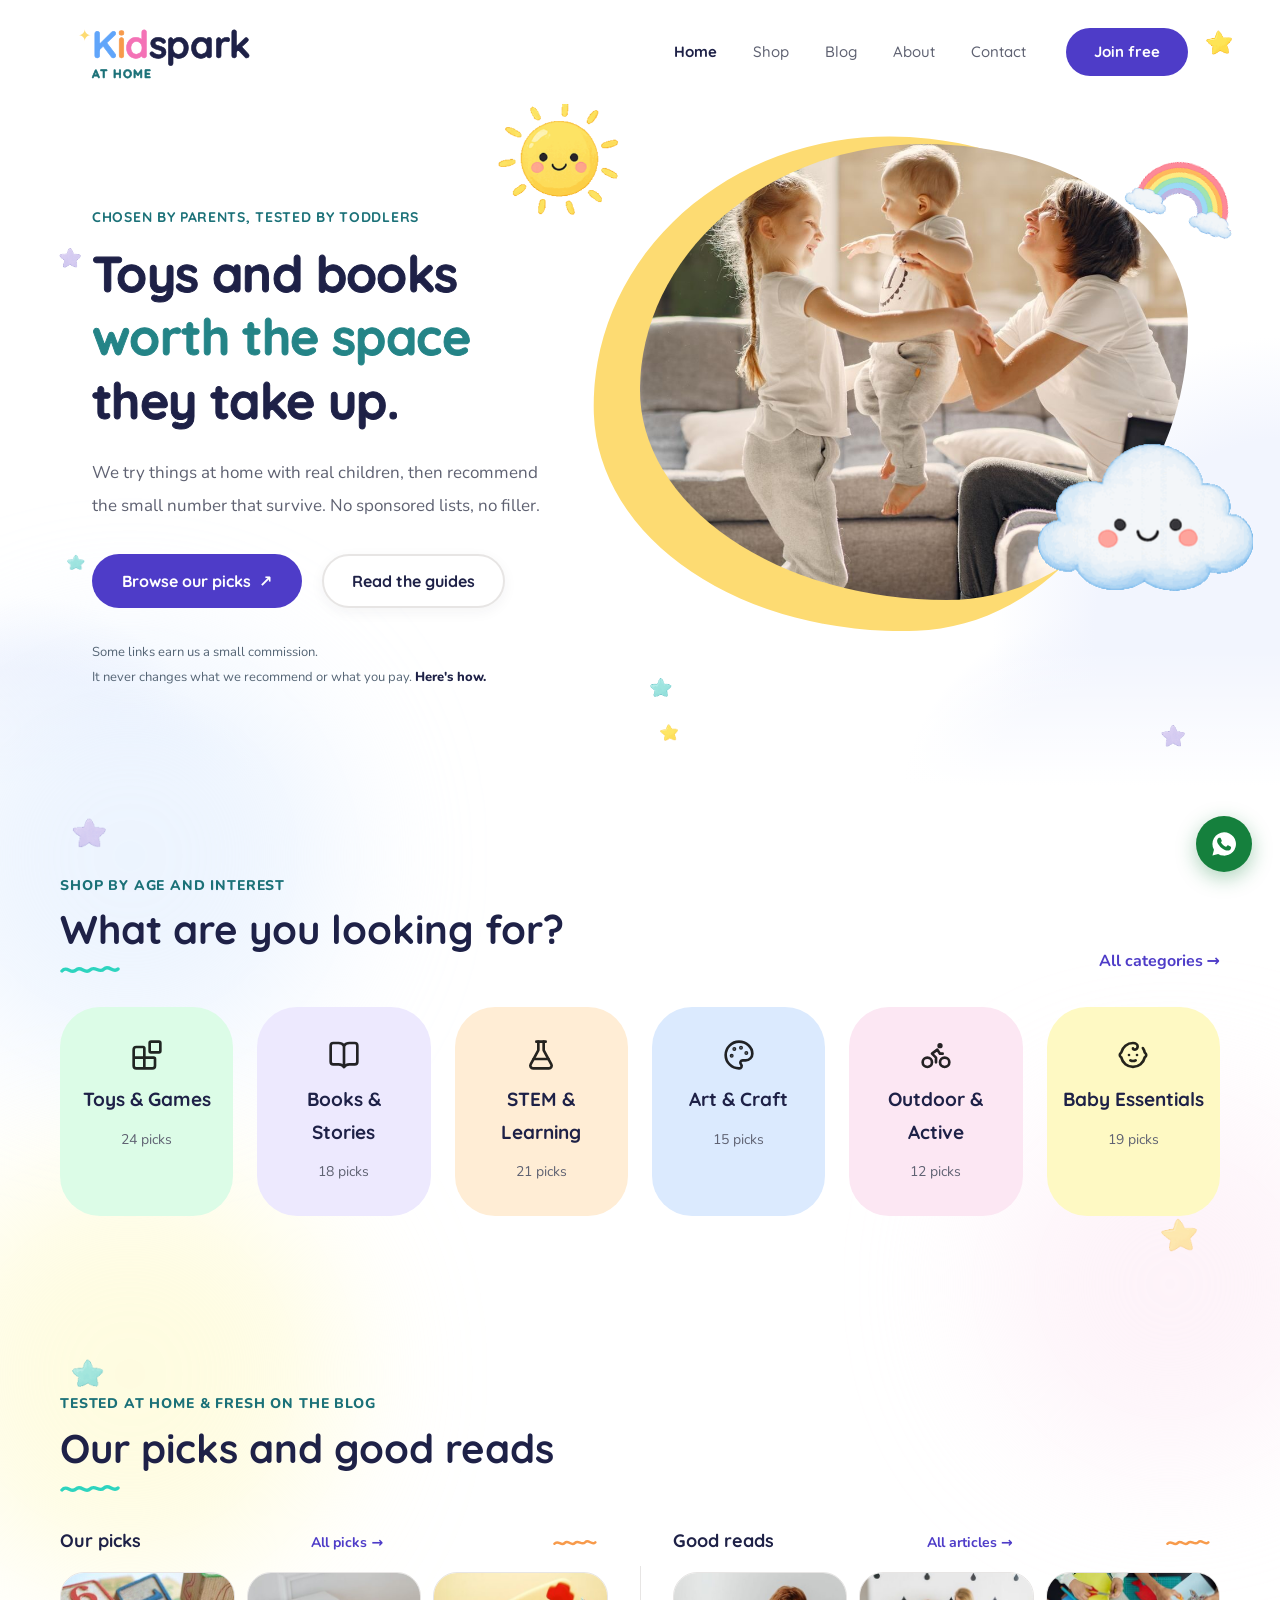
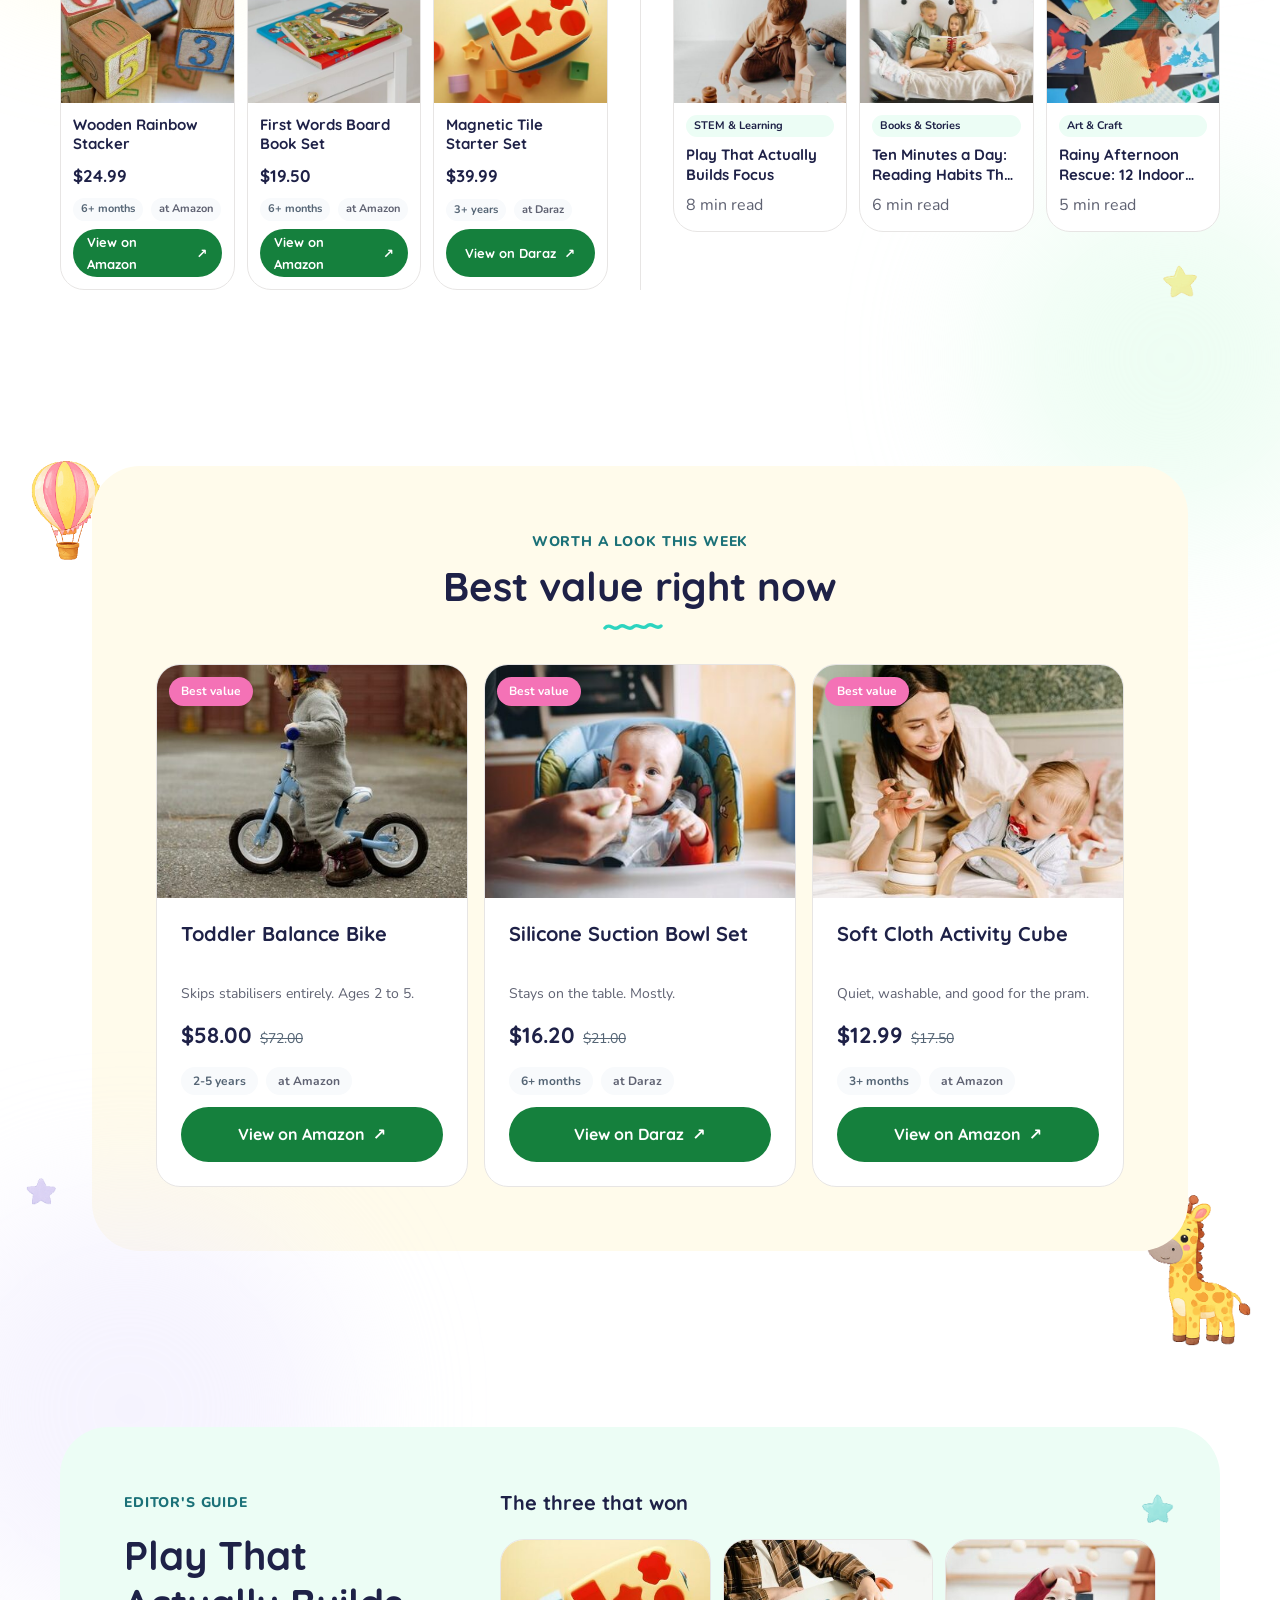
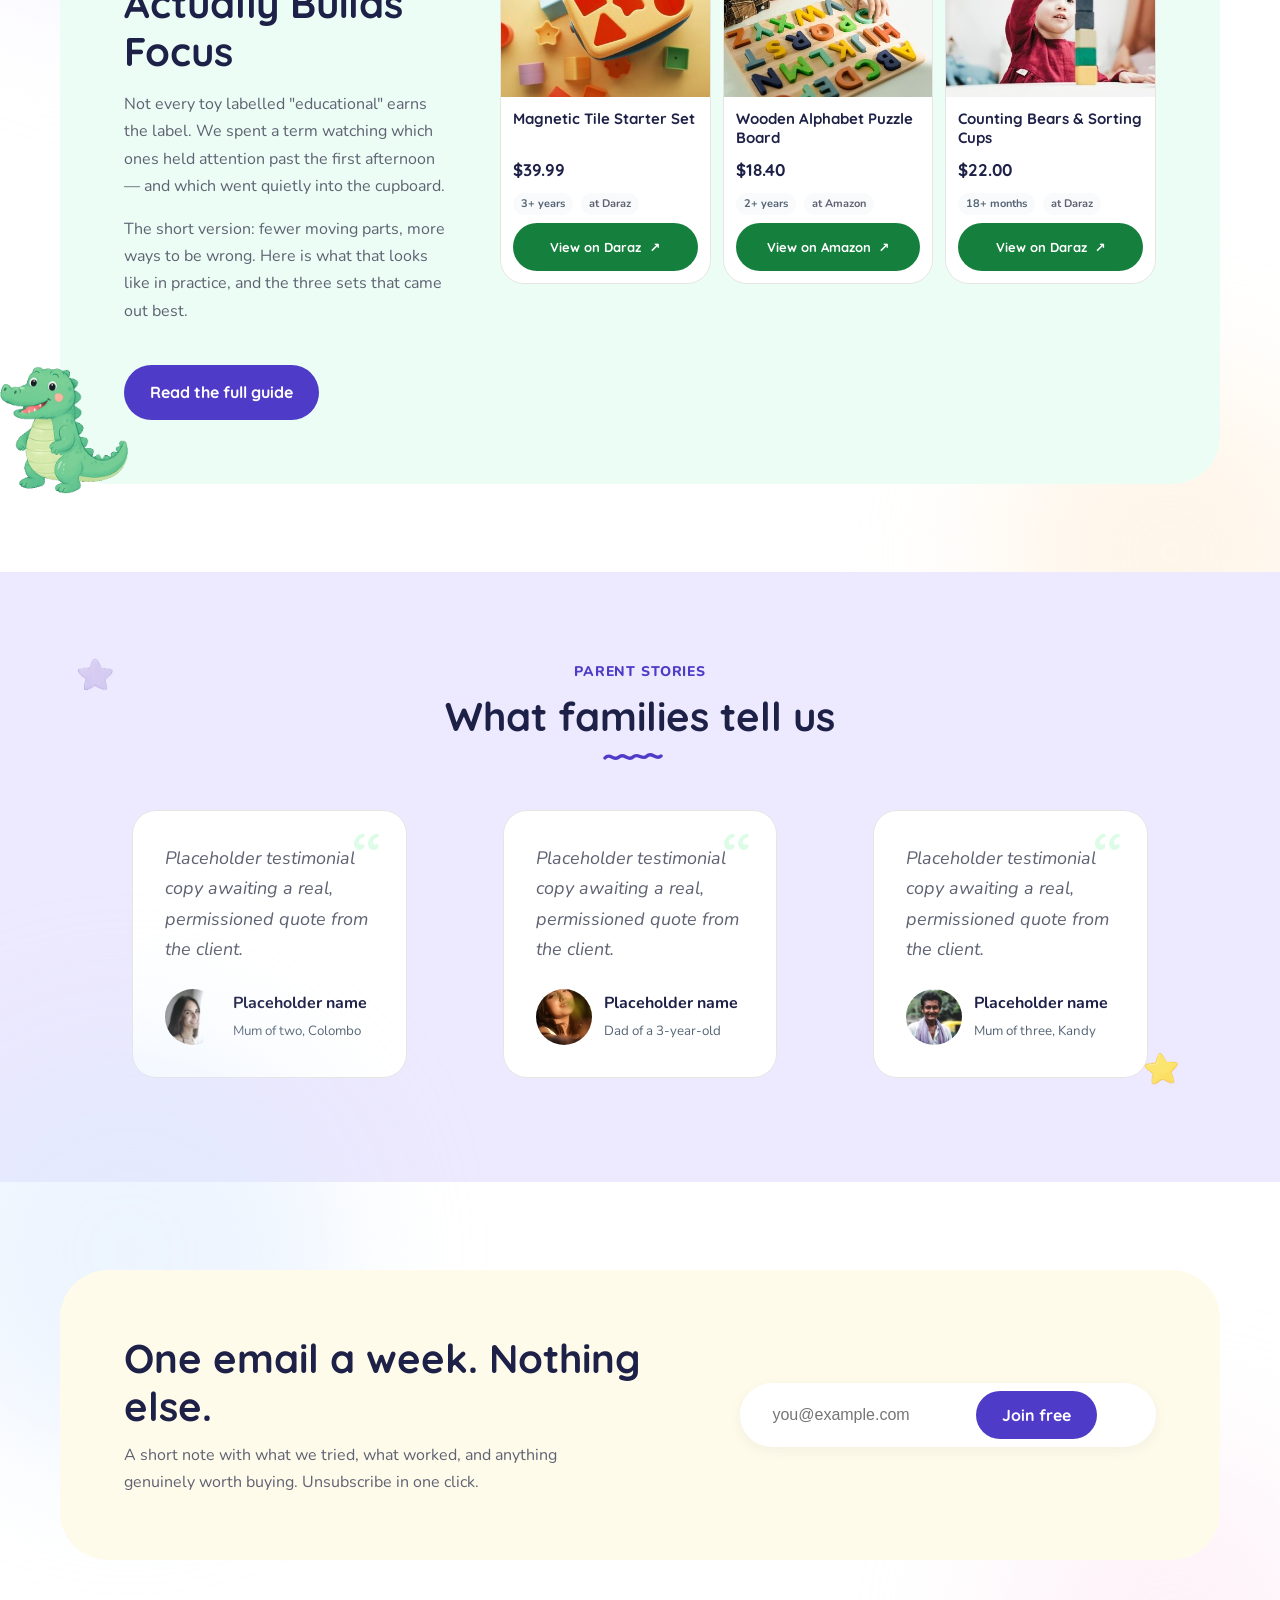
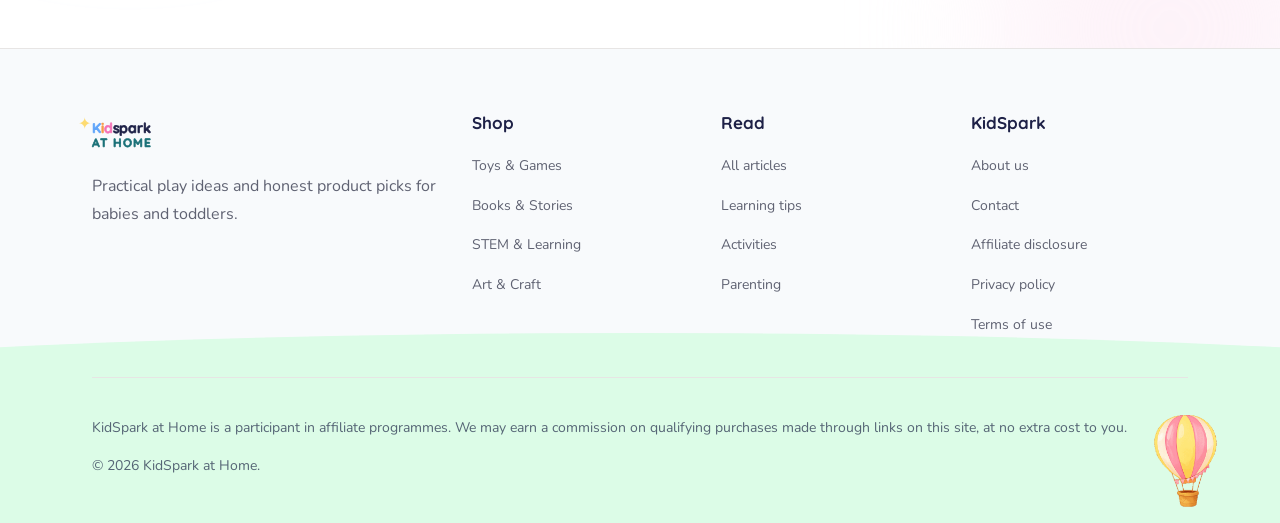
<file: index.html>
<!DOCTYPE html>
<html lang="en">
<head>
<meta charset="utf-8">
<meta name="viewport" content="width=device-width, initial-scale=1">
<title>KidSpark at Home — Toys, Books and Ideas Parents Actually Trust</title>
<meta name="description" content="Hand-picked toys, books and learning kits for babies and toddlers, chosen and tested by parents. Plus practical play and routine guides.">
<link rel="preconnect" href="https://fonts.googleapis.com">
<link rel="preconnect" href="https://fonts.gstatic.com" crossorigin>
<link href="https://fonts.googleapis.com/css2?family=Quicksand:wght@500;600;700&family=Nunito:ital,wght@0,400;0,500;0,600;0,700;0,800;1,400;1,600&display=swap" rel="stylesheet">
<link rel="stylesheet" href="assets/css/kidspark.css?v=9">
<script type="module" src="assets/js/app.js?v=9"></script>
</head>
<body>
<header class="ks-header"></header>

<main id="main">

  <section class="ks-hero">
    <div class="ks-hero__doodles" aria-hidden="true">
      <img class="ks-hero__star ks-hero__star--1" src="assets/images/decor/star-purple.png" alt="" width="82" height="76">
      <img class="ks-hero__star ks-hero__star--2" src="assets/images/decor/star-teal.png" alt="" width="78" height="72">
      <img class="ks-hero__star ks-hero__star--3" src="assets/images/decor/star-teal.png" alt="" width="78" height="72">
      <img class="ks-hero__star ks-hero__star--4" src="assets/images/decor/star-teal.png" alt="" width="78" height="72">
      <img class="ks-hero__star ks-hero__star--5" src="assets/images/decor/star-yellow.png" alt="" width="90" height="85">
      <img class="ks-hero__star ks-hero__star--6" src="assets/images/decor/star-purple.png" alt="" width="82" height="76">
    </div>
    <div class="ks-wrap ks-hero__grid">
      <div class="ks-hero__copy">
        <p class="ks-hero__eyebrow">Chosen by parents, tested by toddlers</p>
        <h1>Toys and books<br><span class="ks-hero__accent">worth the space</span><br>they take up.</h1>
        <p class="ks-hero__sub">
          We try things at home with real children, then recommend the small
          number that survive. No sponsored lists, no filler.
        </p>
        <div class="ks-hero__btns">
          <a class="ks-btn ks-btn--primary" href="#picks">Browse our picks <span aria-hidden="true">↗</span></a>
          <a class="ks-btn ks-btn--outline" href="blog.html">Read the guides</a>
        </div>
        <p class="ks-hero__disclosure">
          Some links earn us a small commission.<br>
          It never changes what we recommend or what you pay.
          <a href="disclosure.html">Here's how.</a>
        </p>
      </div>
      <div class="ks-hero__media">
        <div class="ks-hero__photo">
          <img src="assets/images/hero/hero-play.jpg"
               srcset="assets/images/hero/hero-play-400.jpg 400w, assets/images/hero/hero-play.jpg 1200w"
               sizes="(max-width: 860px) 84vw, 548px"
               alt="A mother lifting her baby while her young daughter reaches up to them at home"
               width="1200" height="800" fetchpriority="high">
        </div>
        <img class="ks-hero__sticker ks-hero__sticker--sun" src="assets/images/decor/sun.png" alt="" aria-hidden="true" width="200" height="202">
        <img class="ks-hero__sticker ks-hero__sticker--rainbow" src="assets/images/decor/rainbow.png" alt="" aria-hidden="true" width="260" height="195">
        <img class="ks-hero__sticker ks-hero__sticker--cloud" src="assets/images/decor/cloud.png" alt="" aria-hidden="true" width="240" height="214">
      </div>
    </div>
  </section>

  <section class="ks-section ks-wrap ks-atmos" id="categories">
    <div class="ks-section-head">
      <div>
        <p class="ks-section-head__eyebrow">Shop by age and interest</p>
        <h2>What are you looking for?</h2>
      </div>
      <a class="ks-section-head__link" href="shop.html">All categories →</a>
    </div>
    <div class="ks-grid ks-grid--cats ks-reveal" id="ks-categories"></div>
  </section>

  <section class="ks-section ks-wrap ks-atmos ks-atmos--warm" id="picks">
    <div class="ks-section-head">
      <div>
        <p class="ks-section-head__eyebrow">Tested at home &amp; fresh on the blog</p>
        <h2>Our picks and good reads</h2>
      </div>
    </div>
    <div class="ks-row6 ks-reveal">
      <div class="ks-row6__group">
        <p class="ks-row6__label">Our picks <a href="shop.html">All picks &rarr;</a></p>
        <div class="ks-row6__cards" id="ks-picks"></div>
      </div>
      <div class="ks-row6__divider" aria-hidden="true"></div>
      <div class="ks-row6__group">
        <p class="ks-row6__label">Good reads <a href="blog.html">All articles &rarr;</a></p>
        <div class="ks-row6__cards" id="ks-reads"></div>
      </div>
    </div>
  </section>

  <section class="ks-section" id="deals">
    <div class="ks-wrap">
     <div class="ks-panel ks-panel--yellow">
      <div class="ks-section-head ks-section-head--center">
        <div>
          <p class="ks-section-head__eyebrow">Worth a look this week</p>
          <h2>Best value right now</h2>
        </div>
      </div>
      <div class="ks-grid ks-grid--3 ks-reveal" id="ks-deals"></div>
     </div>
    </div>
  </section>

  <section class="ks-section ks-wrap ks-atmos ks-atmos--cool" id="guide">
    <div class="ks-guide ks-reveal">
      <article class="ks-guide__feature">
        <p class="ks-section-head__eyebrow">Editor's guide</p>
        <h2>Play That Actually Builds Focus</h2>
        <p>
          Not every toy labelled "educational" earns the label. We spent a term
          watching which ones held attention past the first afternoon — and
          which went quietly into the cupboard.
        </p>
        <p>
          The short version: fewer moving parts, more ways to be wrong. Here is
          what that looks like in practice, and the three sets that came out best.
        </p>
        <a class="ks-btn ks-btn--primary" href="blog-post.html?slug=stem-toys-that-build-focus">
          Read the full guide
        </a>
      </article>
      <div class="ks-guide__picks">
        <h3>The three that won</h3>
        <div class="ks-grid ks-grid--3 ks-reveal" id="ks-guide-picks"></div>
      </div>
    </div>
  </section>

  <section class="ks-section ks-section--mint" id="testimonials">
    <div class="ks-wrap">
      <div class="ks-section-head ks-section-head--center">
        <div>
          <p class="ks-section-head__eyebrow">Parent stories</p>
          <h2>What families tell us</h2>
        </div>
      </div>
      <div class="ks-grid ks-grid--3 ks-reveal" id="ks-testimonials"></div>
    </div>
  </section>

  <section class="ks-section ks-wrap ks-atmos" id="newsletter">
    <div class="ks-news ks-reveal">
      <div class="ks-news__copy">
        <h2>One email a week. Nothing else.</h2>
        <p>
          A short note with what we tried, what worked, and anything genuinely
          worth buying. Unsubscribe in one click.
        </p>
      </div>
      <form class="ks-news__form" id="ks-news-form" novalidate>
        <label class="ks-sr-only" for="ks-news-email">Your email address</label>
        <input class="ks-news__input" id="ks-news-email" type="email" name="email"
               placeholder="you@example.com" required autocomplete="email">
        <button class="ks-btn ks-btn--primary" type="submit">Join free</button>
        <p class="ks-news__note" id="ks-news-note" role="status"></p>
      </form>
    </div>
  </section>

</main>

<footer class="ks-footer"></footer>


</body>
</html>
</file>
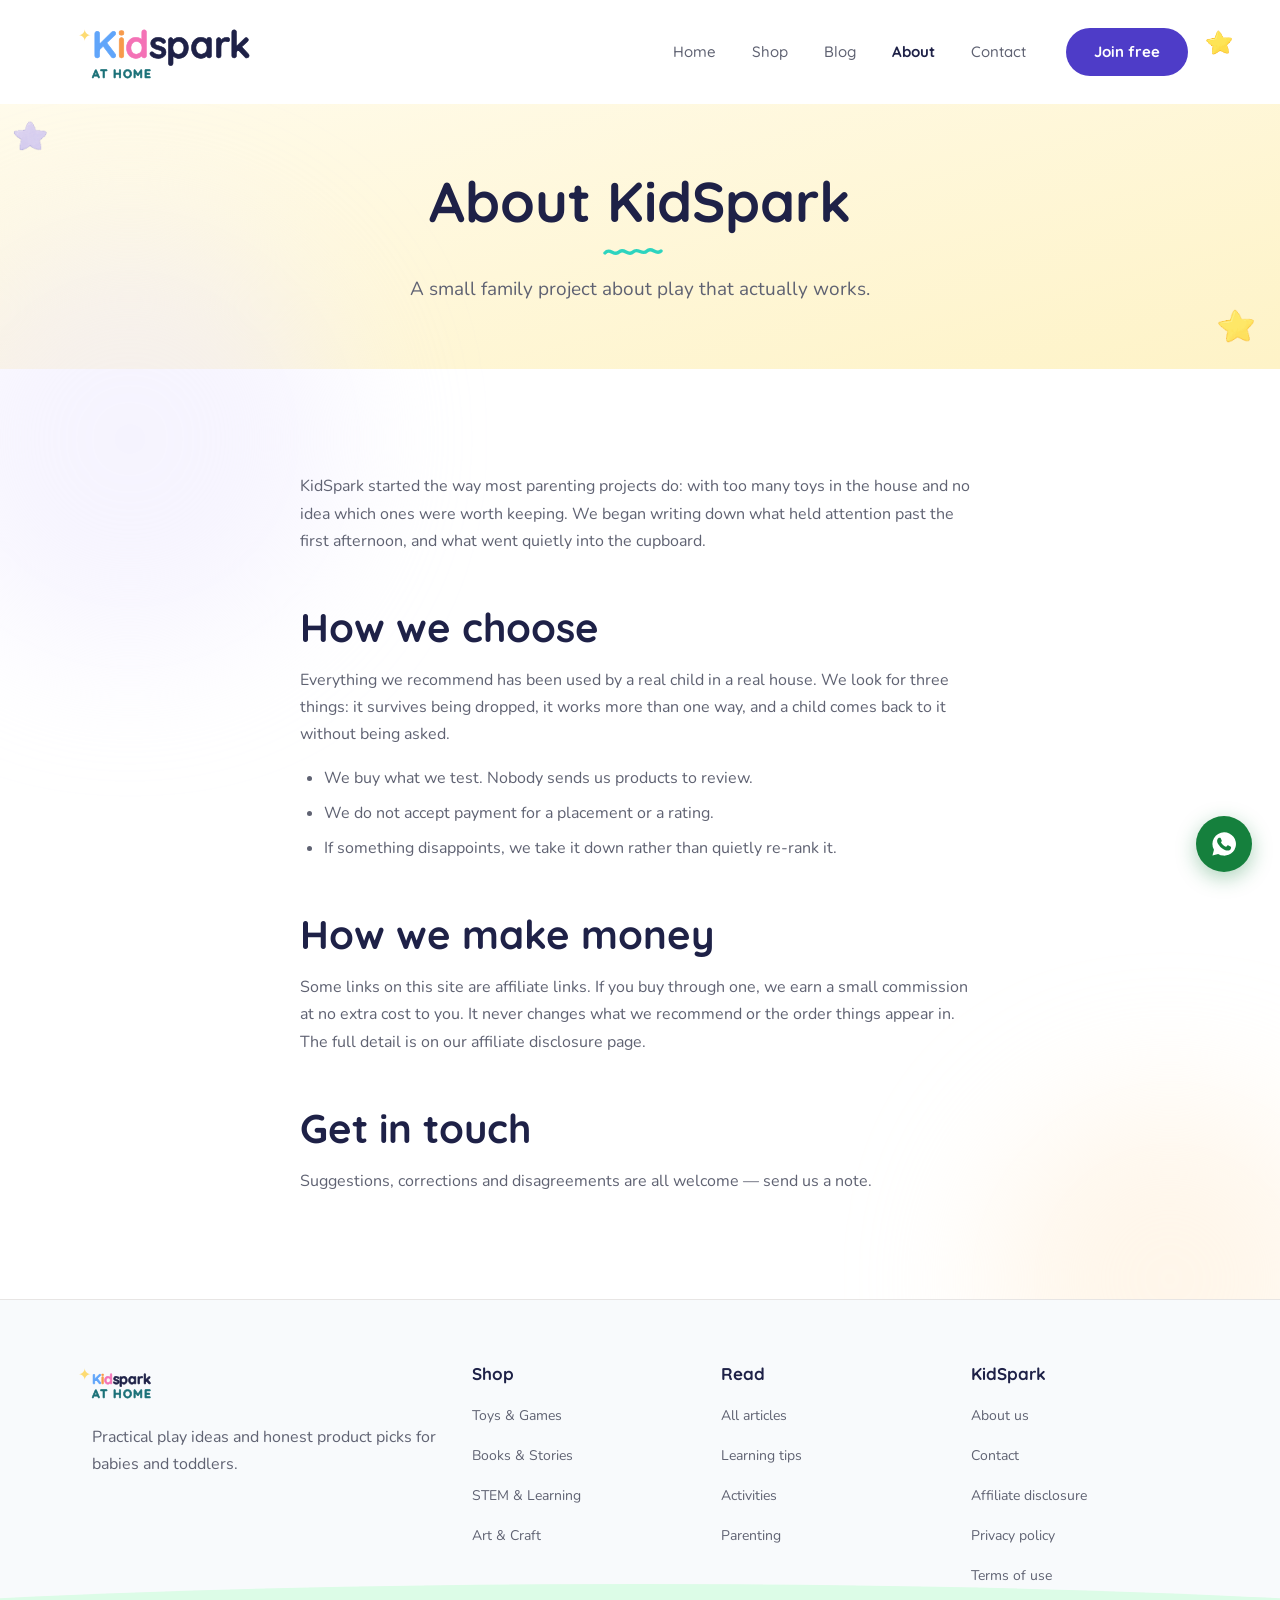
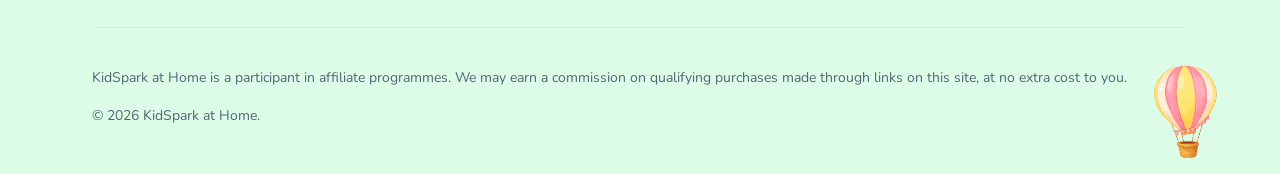
<file: about.html>
<!DOCTYPE html>
<html lang="en">
<head>
<meta charset="utf-8">
<meta name="viewport" content="width=device-width, initial-scale=1">
<title>About — KidSpark at Home</title>
<meta name="description" content="Who we are, how we choose what to recommend, and how we make money.">
<link rel="preconnect" href="https://fonts.googleapis.com">
<link rel="preconnect" href="https://fonts.gstatic.com" crossorigin>
<link href="https://fonts.googleapis.com/css2?family=Quicksand:wght@500;600;700&family=Nunito:ital,wght@0,400;0,500;0,600;0,700;0,800;1,400;1,600&display=swap" rel="stylesheet">
<link rel="stylesheet" href="assets/css/kidspark.css?v=9">
<script type="module" src="assets/js/app.js?v=9"></script>
</head>
<body>
<header class="ks-header"></header>

<main id="main">

  <section class="ks-pagehead">
    <div class="ks-wrap">
      <h1>About KidSpark</h1>
      <p class="ks-pagehead__sub">A small family project about play that actually works.</p>
    </div>
  </section>

  <section class="ks-section ks-wrap ks-atmos ks-atmos--cool">
    <div class="ks-prose">
      <p>
        KidSpark started the way most parenting projects do: with too many toys
        in the house and no idea which ones were worth keeping. We began writing
        down what held attention past the first afternoon, and what went quietly
        into the cupboard.
      </p>

      <h2>How we choose</h2>
      <p>
        Everything we recommend has been used by a real child in a real house.
        We look for three things: it survives being dropped, it works more than
        one way, and a child comes back to it without being asked.
      </p>
      <ul>
        <li>We buy what we test. Nobody sends us products to review.</li>
        <li>We do not accept payment for a placement or a rating.</li>
        <li>If something disappoints, we take it down rather than quietly re-rank it.</li>
      </ul>

      <h2>How we make money</h2>
      <p>
        Some links on this site are affiliate links. If you buy through one, we
        earn a small commission at no extra cost to you. It never changes what we
        recommend or the order things appear in. The full detail is on our
        <a href="disclosure.html">affiliate disclosure</a> page.
      </p>

      <h2>Get in touch</h2>
      <p>
        Suggestions, corrections and disagreements are all welcome —
        <a href="contact.html">send us a note</a>.
      </p>
    </div>
  </section>

</main>

<footer class="ks-footer"></footer>

</body>
</html>
</file>
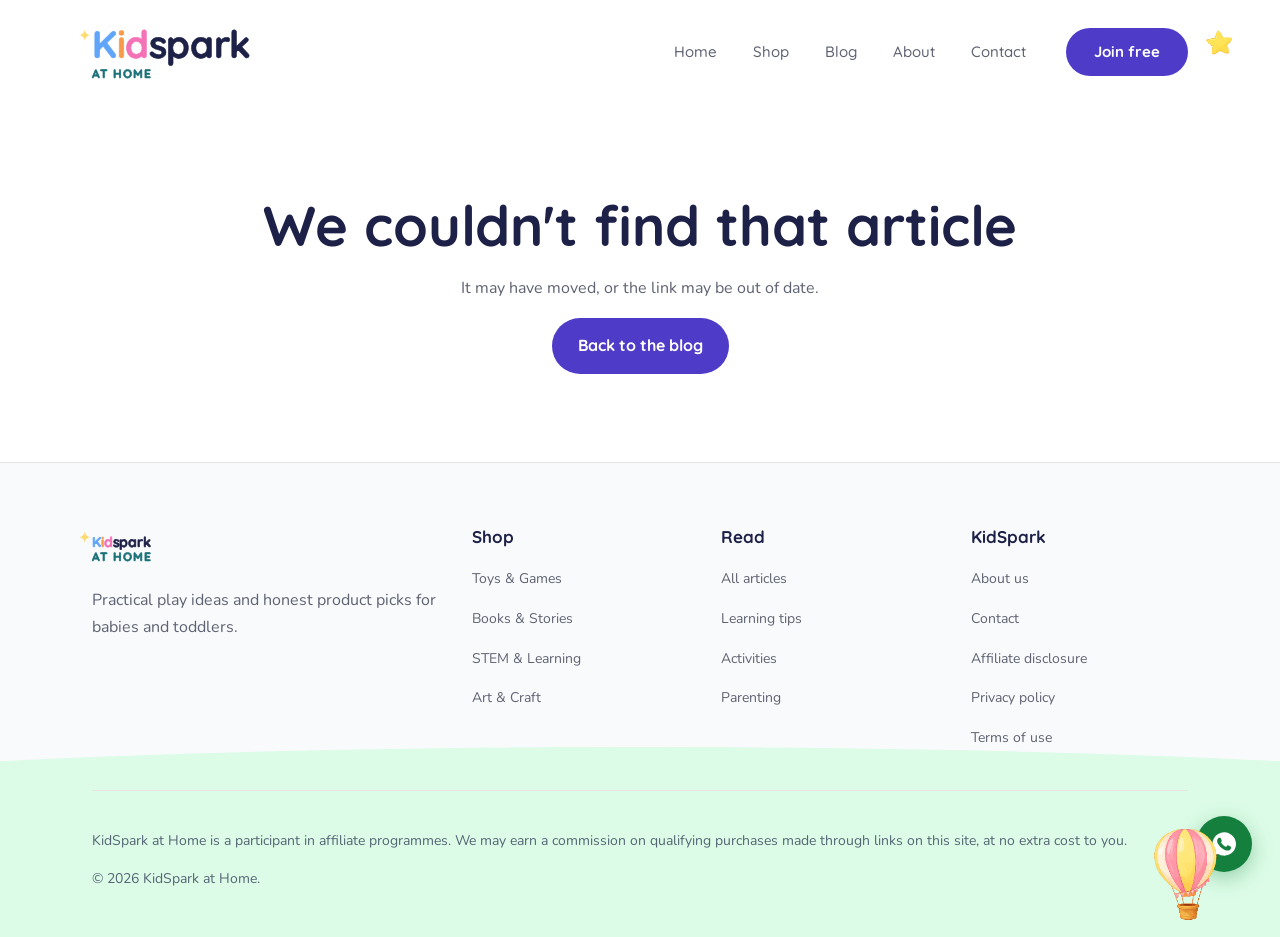
<file: blog-post.html>
<!DOCTYPE html>
<html lang="en">
<head>
<meta charset="utf-8">
<meta name="viewport" content="width=device-width, initial-scale=1">
<title id="ks-post-title">Article — KidSpark at Home</title>
<meta name="description" id="ks-post-desc" content="An article from KidSpark at Home.">
<link rel="preconnect" href="https://fonts.googleapis.com">
<link rel="preconnect" href="https://fonts.gstatic.com" crossorigin>
<link href="https://fonts.googleapis.com/css2?family=Quicksand:wght@500;600;700&family=Nunito:ital,wght@0,400;0,500;0,600;0,700;0,800;1,400;1,600&display=swap" rel="stylesheet">
<link rel="stylesheet" href="assets/css/kidspark.css?v=9">
<script type="module" src="assets/js/app.js?v=9"></script>
</head>
<body>
<header class="ks-header"></header>

<main id="main">

  <article id="ks-post" class="ks-post">
    <!-- Filled by assets/js/app.js:initArticle() from the ?slug= in the URL. -->
  </article>

  <section class="ks-section ks-section--soft ks-wrap" id="ks-post-related-wrap" hidden>
    <div class="ks-section-head">
      <div>
        <p class="ks-section-head__eyebrow">Mentioned in this guide</p>
        <h2>Picks from this category</h2>
      </div>
    </div>
    <div class="ks-grid ks-grid--3" id="ks-post-related"></div>
  </section>

</main>

<footer class="ks-footer"></footer>

</body>
</html>
</file>
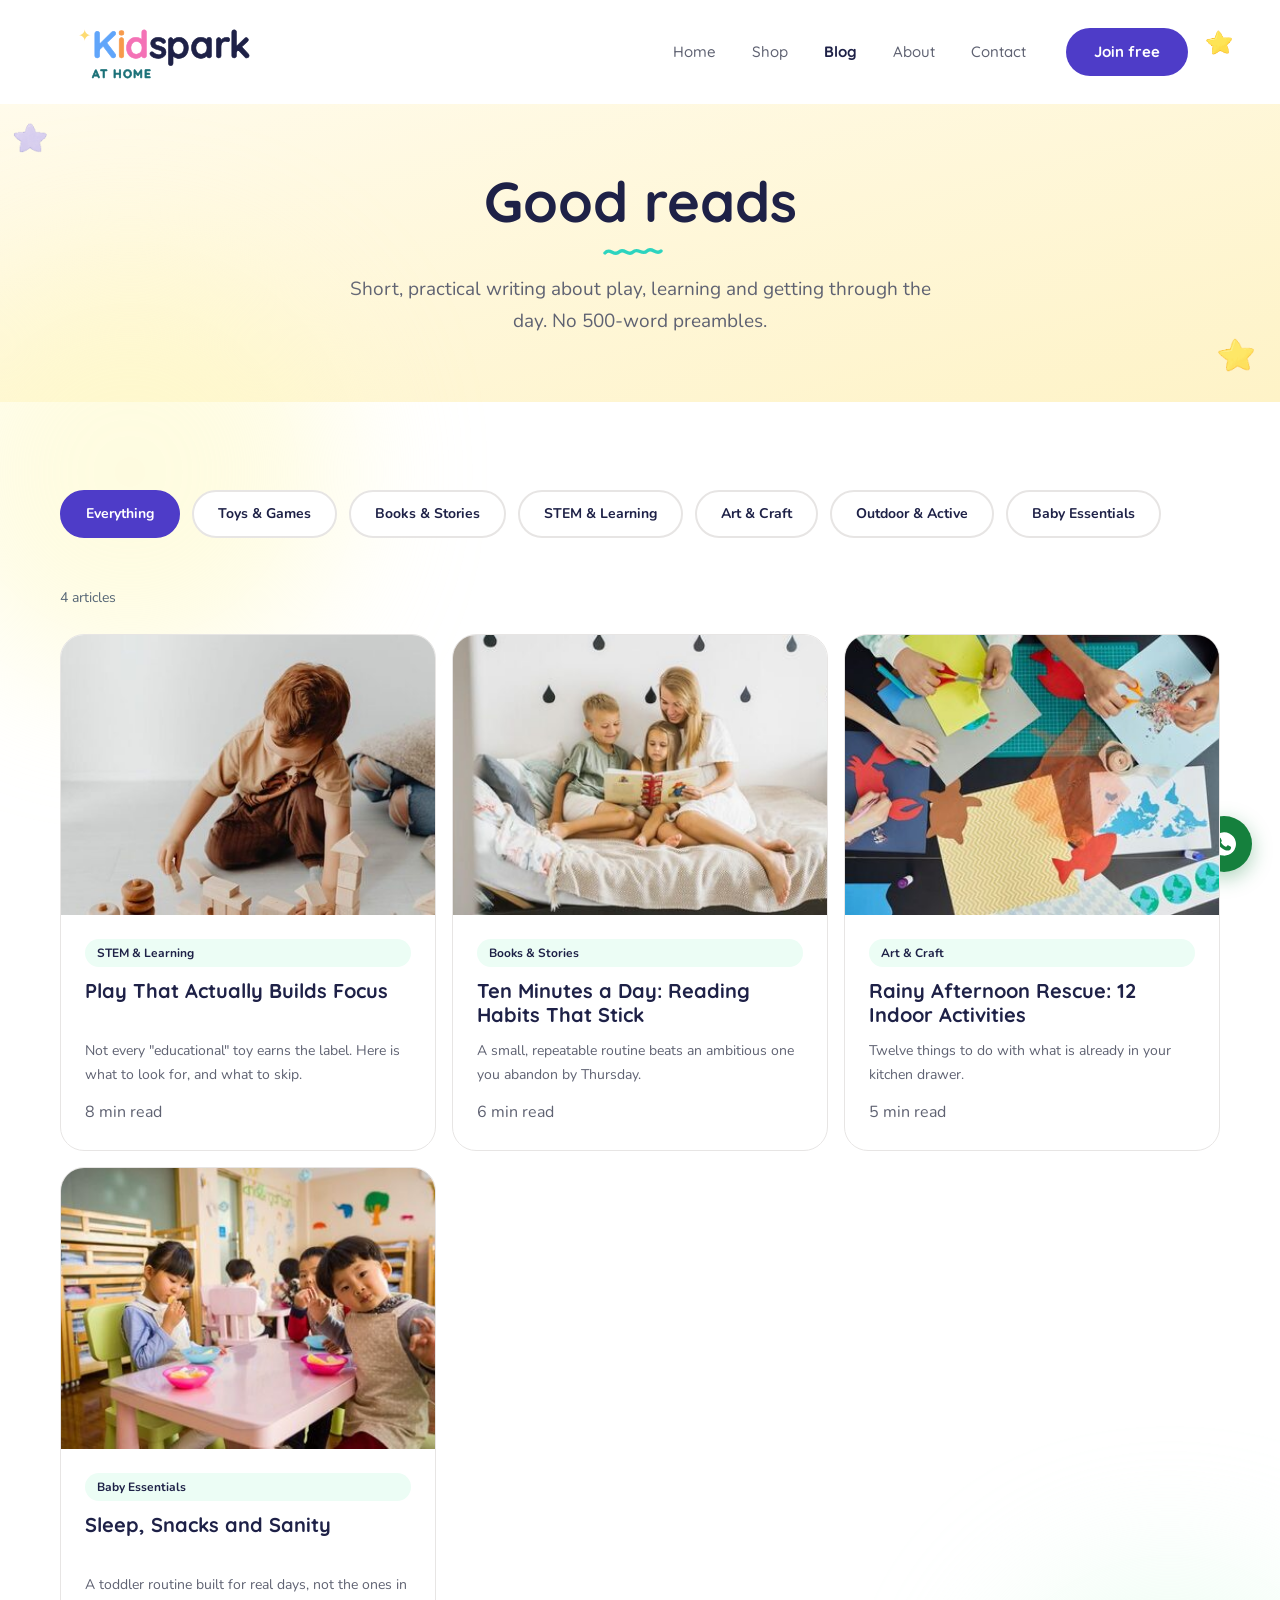
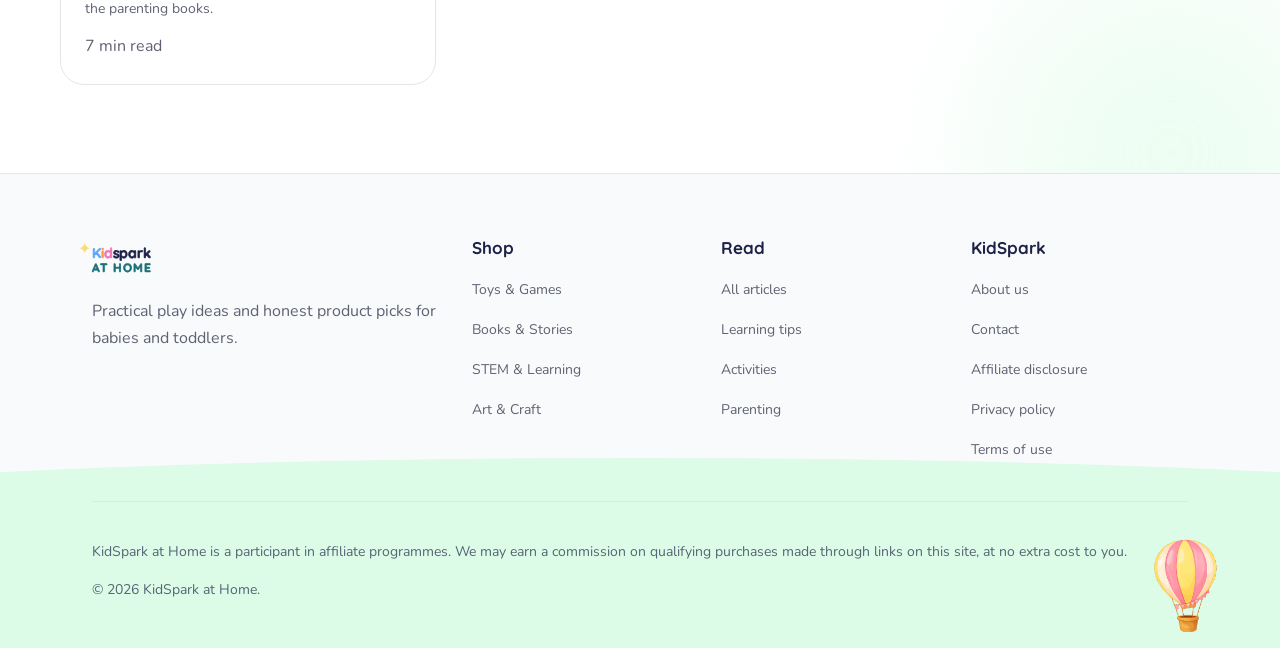
<file: blog.html>
<!DOCTYPE html>
<html lang="en">
<head>
<meta charset="utf-8">
<meta name="viewport" content="width=device-width, initial-scale=1">
<title>Blog — KidSpark at Home</title>
<meta name="description" content="Practical play ideas, learning tips and honest parenting notes.">
<link rel="preconnect" href="https://fonts.googleapis.com">
<link rel="preconnect" href="https://fonts.gstatic.com" crossorigin>
<link href="https://fonts.googleapis.com/css2?family=Quicksand:wght@500;600;700&family=Nunito:ital,wght@0,400;0,500;0,600;0,700;0,800;1,400;1,600&display=swap" rel="stylesheet">
<link rel="stylesheet" href="assets/css/kidspark.css?v=9">
<script type="module" src="assets/js/app.js?v=9"></script>
</head>
<body>
<header class="ks-header"></header>

<main id="main">

  <section class="ks-pagehead">
    <div class="ks-wrap">
      <h1>Good reads</h1>
      <p class="ks-pagehead__sub">Short, practical writing about play, learning and getting through the day. No 500-word preambles.</p>
    </div>
  </section>

  <section class="ks-section ks-wrap ks-atmos ks-atmos--warm">
    <div class="ks-chips" id="ks-blog-chips" role="group" aria-label="Filter by category"></div>
    <p class="ks-count" id="ks-blog-count" role="status"></p>
    <div class="ks-grid ks-grid--3 ks-reveal" id="ks-blog-grid"></div>
  </section>

</main>

<footer class="ks-footer"></footer>

</body>
</html>
</file>
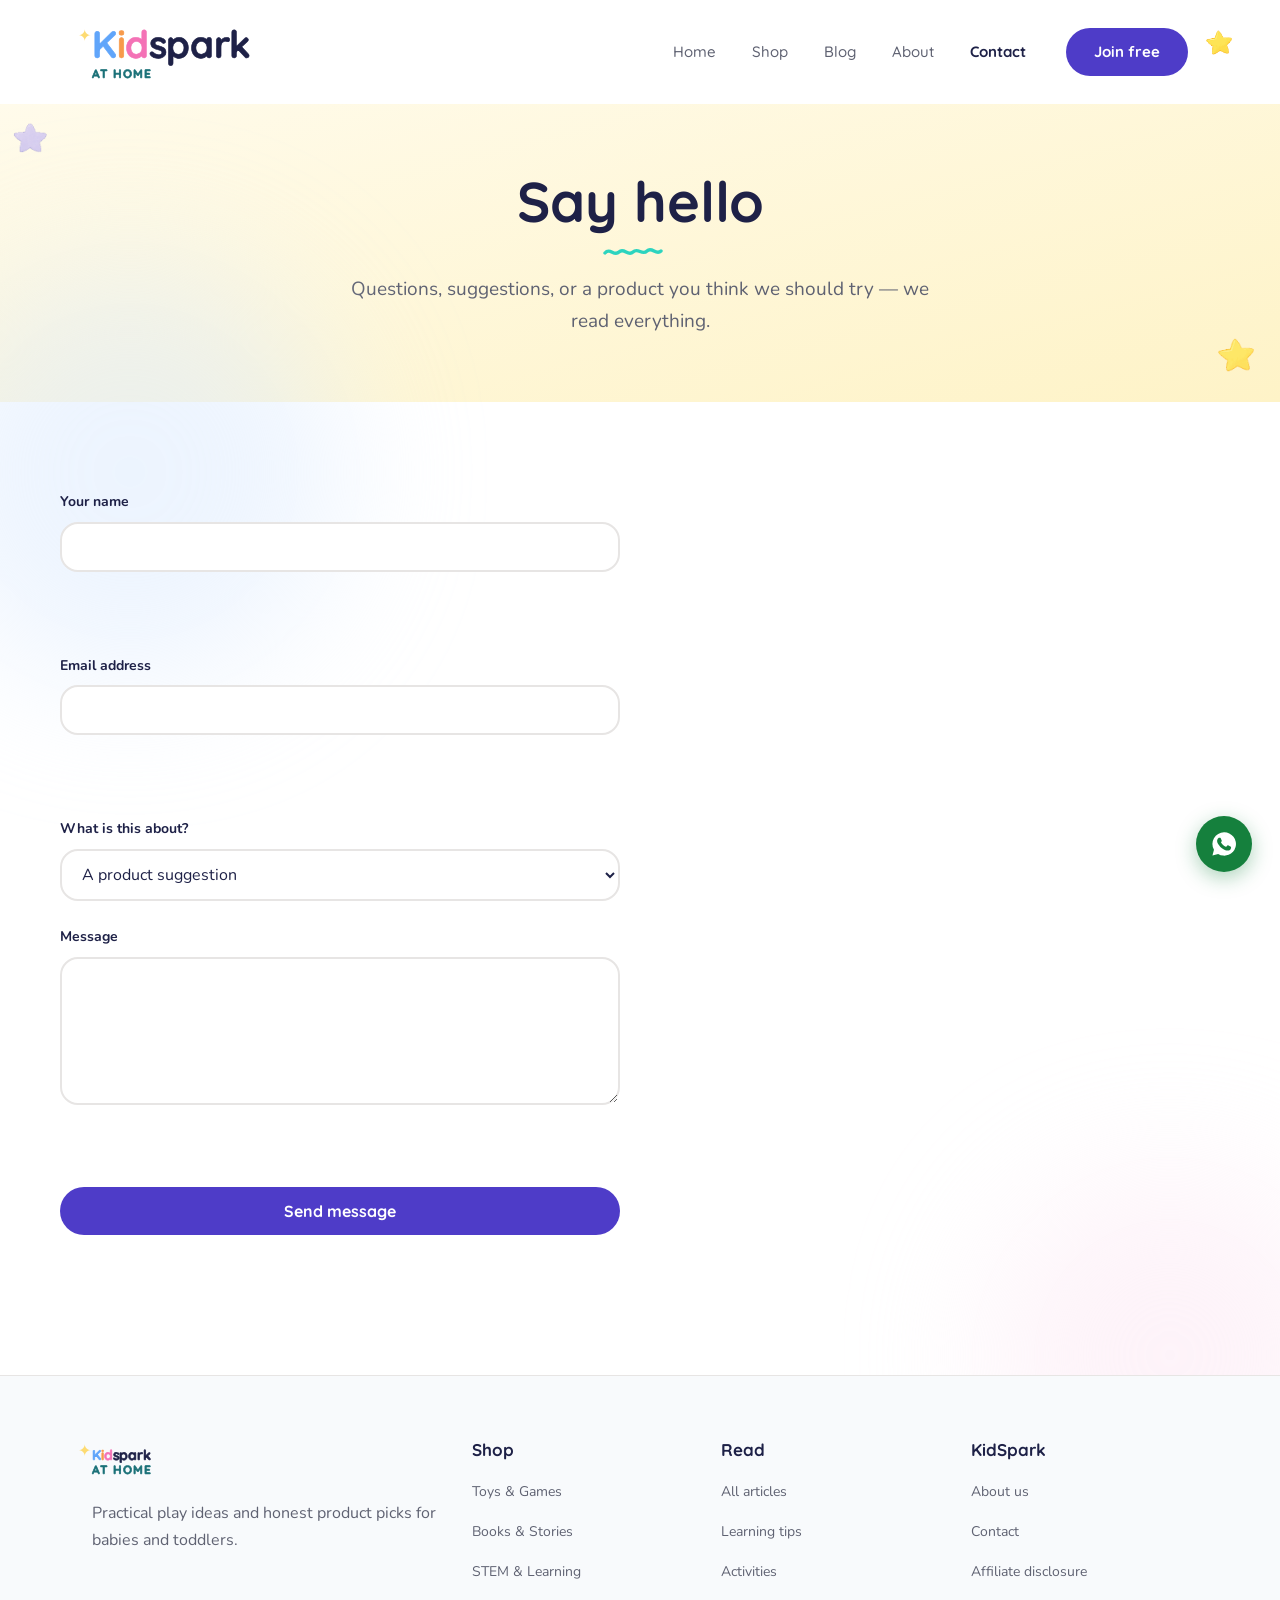
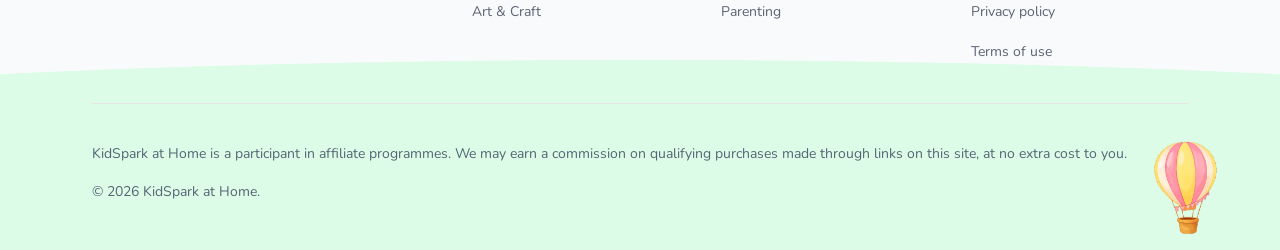
<file: contact.html>
<!DOCTYPE html>
<html lang="en">
<head>
<meta charset="utf-8">
<meta name="viewport" content="width=device-width, initial-scale=1">
<title>Contact — KidSpark at Home</title>
<meta name="description" content="Send KidSpark at Home a question, suggestion or correction.">
<link rel="preconnect" href="https://fonts.googleapis.com">
<link rel="preconnect" href="https://fonts.gstatic.com" crossorigin>
<link href="https://fonts.googleapis.com/css2?family=Quicksand:wght@500;600;700&family=Nunito:ital,wght@0,400;0,500;0,600;0,700;0,800;1,400;1,600&display=swap" rel="stylesheet">
<link rel="stylesheet" href="assets/css/kidspark.css?v=9">
<script type="module" src="assets/js/app.js?v=9"></script>
</head>
<body>
<header class="ks-header"></header>

<main id="main">

  <section class="ks-pagehead">
    <div class="ks-wrap">
      <h1>Say hello</h1>
      <p class="ks-pagehead__sub">Questions, suggestions, or a product you think we should try — we read everything.</p>
    </div>
  </section>

  <section class="ks-section ks-wrap ks-atmos">
    <form class="ks-form" id="ks-contact-form" novalidate>
      <div class="ks-field">
        <label for="contact-name">Your name</label>
        <input id="contact-name" name="name" type="text" autocomplete="name" required
               aria-describedby="contact-name-error">
        <p class="ks-field__error" id="contact-name-error" role="alert"></p>
      </div>

      <div class="ks-field">
        <label for="contact-email">Email address</label>
        <input id="contact-email" name="email" type="email" autocomplete="email" required
               aria-describedby="contact-email-error">
        <p class="ks-field__error" id="contact-email-error" role="alert"></p>
      </div>

      <div class="ks-field">
        <label for="contact-topic">What is this about?</label>
        <select id="contact-topic" name="topic">
          <option>A product suggestion</option>
          <option>A correction</option>
          <option>Working together</option>
          <option>Something else</option>
        </select>
      </div>

      <div class="ks-field">
        <label for="contact-message">Message</label>
        <textarea id="contact-message" name="message" required
                  aria-describedby="contact-message-error"></textarea>
        <p class="ks-field__error" id="contact-message-error" role="alert"></p>
      </div>

      <button class="ks-btn ks-btn--primary" type="submit">Send message</button>
      <p class="ks-form__note" id="ks-contact-note" role="status"></p>
    </form>
  </section>

</main>

<footer class="ks-footer"></footer>

</body>
</html>
</file>
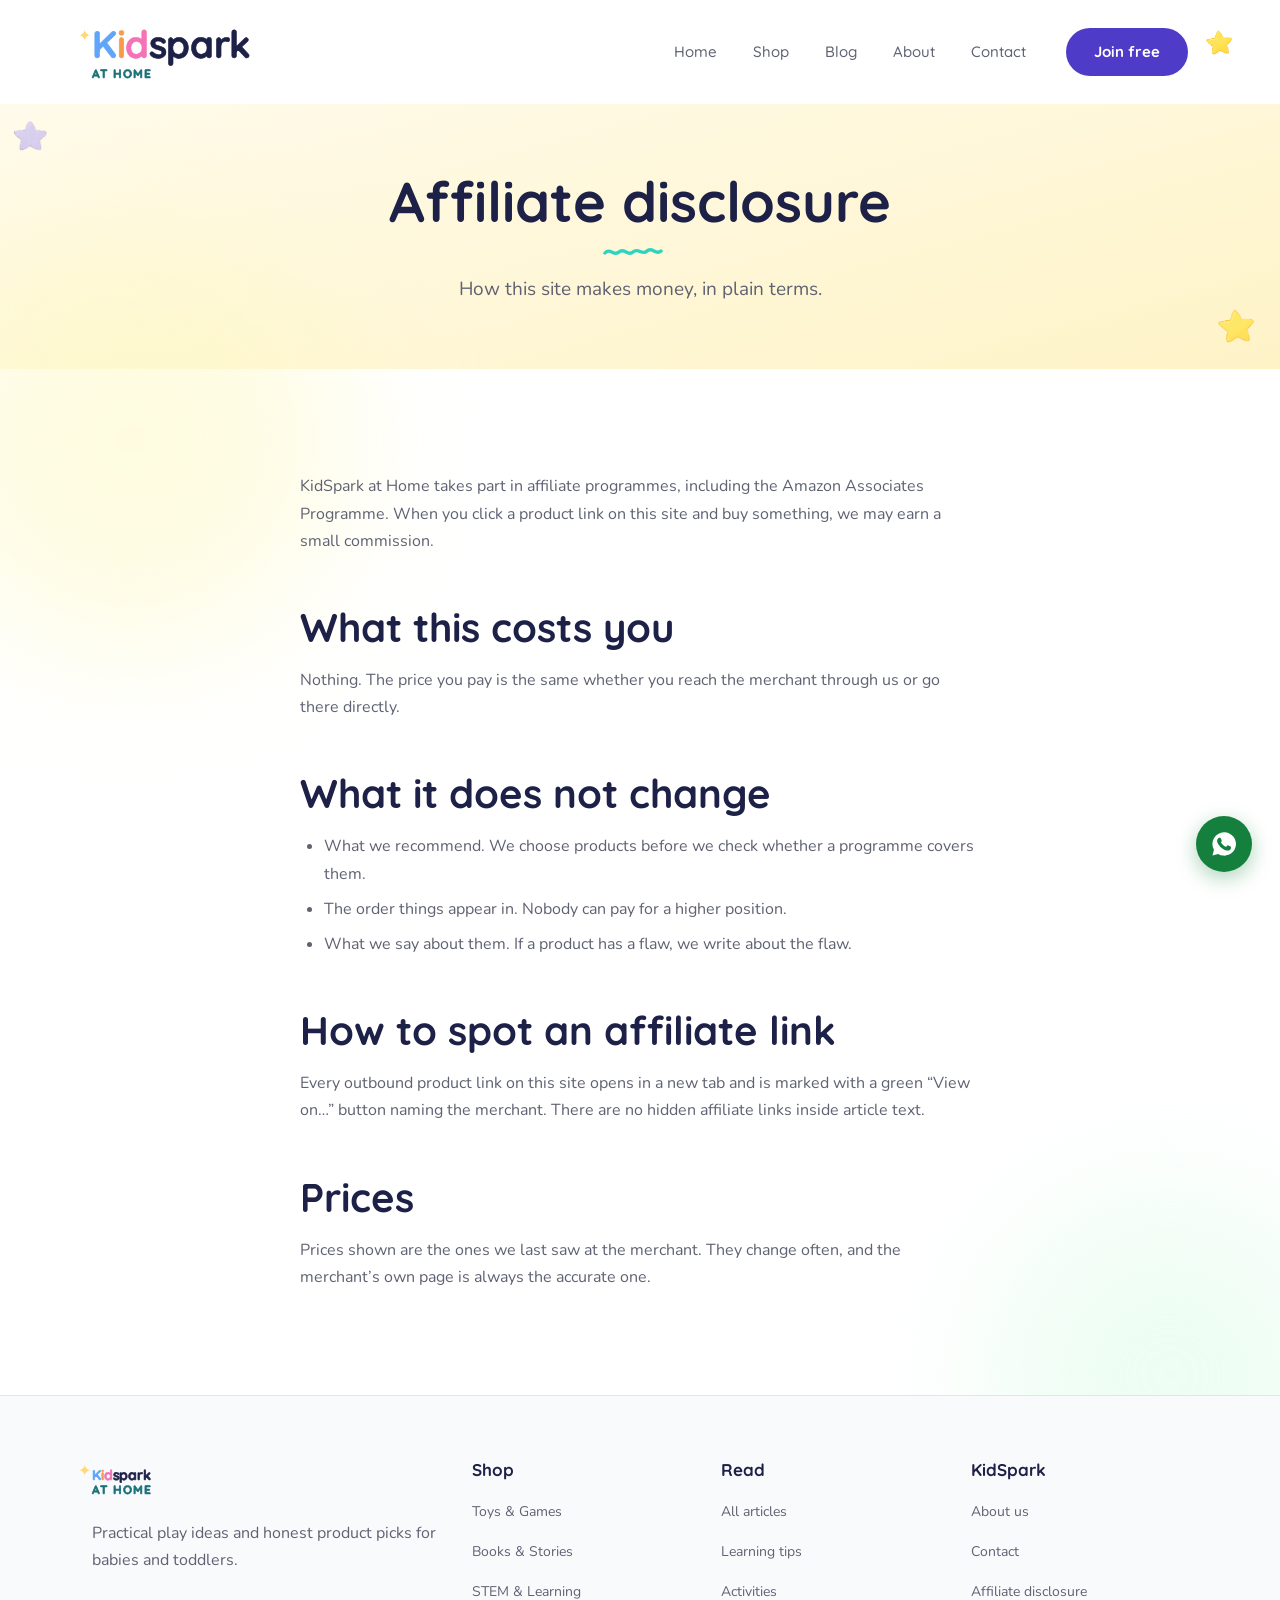
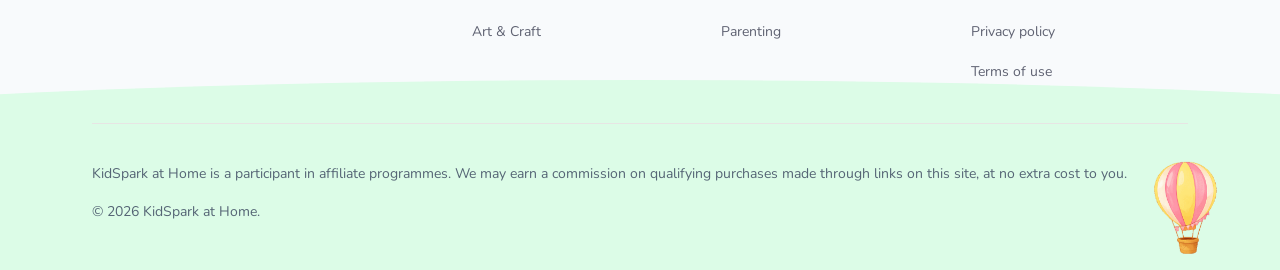
<file: disclosure.html>
<!DOCTYPE html>
<html lang="en">
<head>
<meta charset="utf-8">
<meta name="viewport" content="width=device-width, initial-scale=1">
<title>Affiliate disclosure — KidSpark at Home</title>
<meta name="description" content="How KidSpark at Home makes money, in plain terms.">
<link rel="preconnect" href="https://fonts.googleapis.com">
<link rel="preconnect" href="https://fonts.gstatic.com" crossorigin>
<link href="https://fonts.googleapis.com/css2?family=Quicksand:wght@500;600;700&family=Nunito:ital,wght@0,400;0,500;0,600;0,700;0,800;1,400;1,600&display=swap" rel="stylesheet">
<link rel="stylesheet" href="assets/css/kidspark.css?v=9">
<script type="module" src="assets/js/app.js?v=9"></script>
</head>
<body>
<header class="ks-header"></header>

<main id="main">

  <section class="ks-pagehead">
    <div class="ks-wrap">
      <h1>Affiliate disclosure</h1>
      <p class="ks-pagehead__sub">How this site makes money, in plain terms.</p>
    </div>
  </section>

  <section class="ks-section ks-wrap ks-atmos ks-atmos--warm">
    <div class="ks-prose">
      <p>
        KidSpark at Home takes part in affiliate programmes, including the Amazon
        Associates Programme. When you click a product link on this site and buy
        something, we may earn a small commission.
      </p>

      <h2>What this costs you</h2>
      <p>
        Nothing. The price you pay is the same whether you reach the merchant
        through us or go there directly.
      </p>

      <h2>What it does not change</h2>
      <ul>
        <li>What we recommend. We choose products before we check whether a programme covers them.</li>
        <li>The order things appear in. Nobody can pay for a higher position.</li>
        <li>What we say about them. If a product has a flaw, we write about the flaw.</li>
      </ul>

      <h2>How to spot an affiliate link</h2>
      <p>
        Every outbound product link on this site opens in a new tab and is marked
        with a green &ldquo;View on&hellip;&rdquo; button naming the merchant. There are no
        hidden affiliate links inside article text.
      </p>

      <h2>Prices</h2>
      <p>
        Prices shown are the ones we last saw at the merchant. They change often,
        and the merchant&rsquo;s own page is always the accurate one.
      </p>
    </div>
  </section>

</main>

<footer class="ks-footer"></footer>

</body>
</html>
</file>
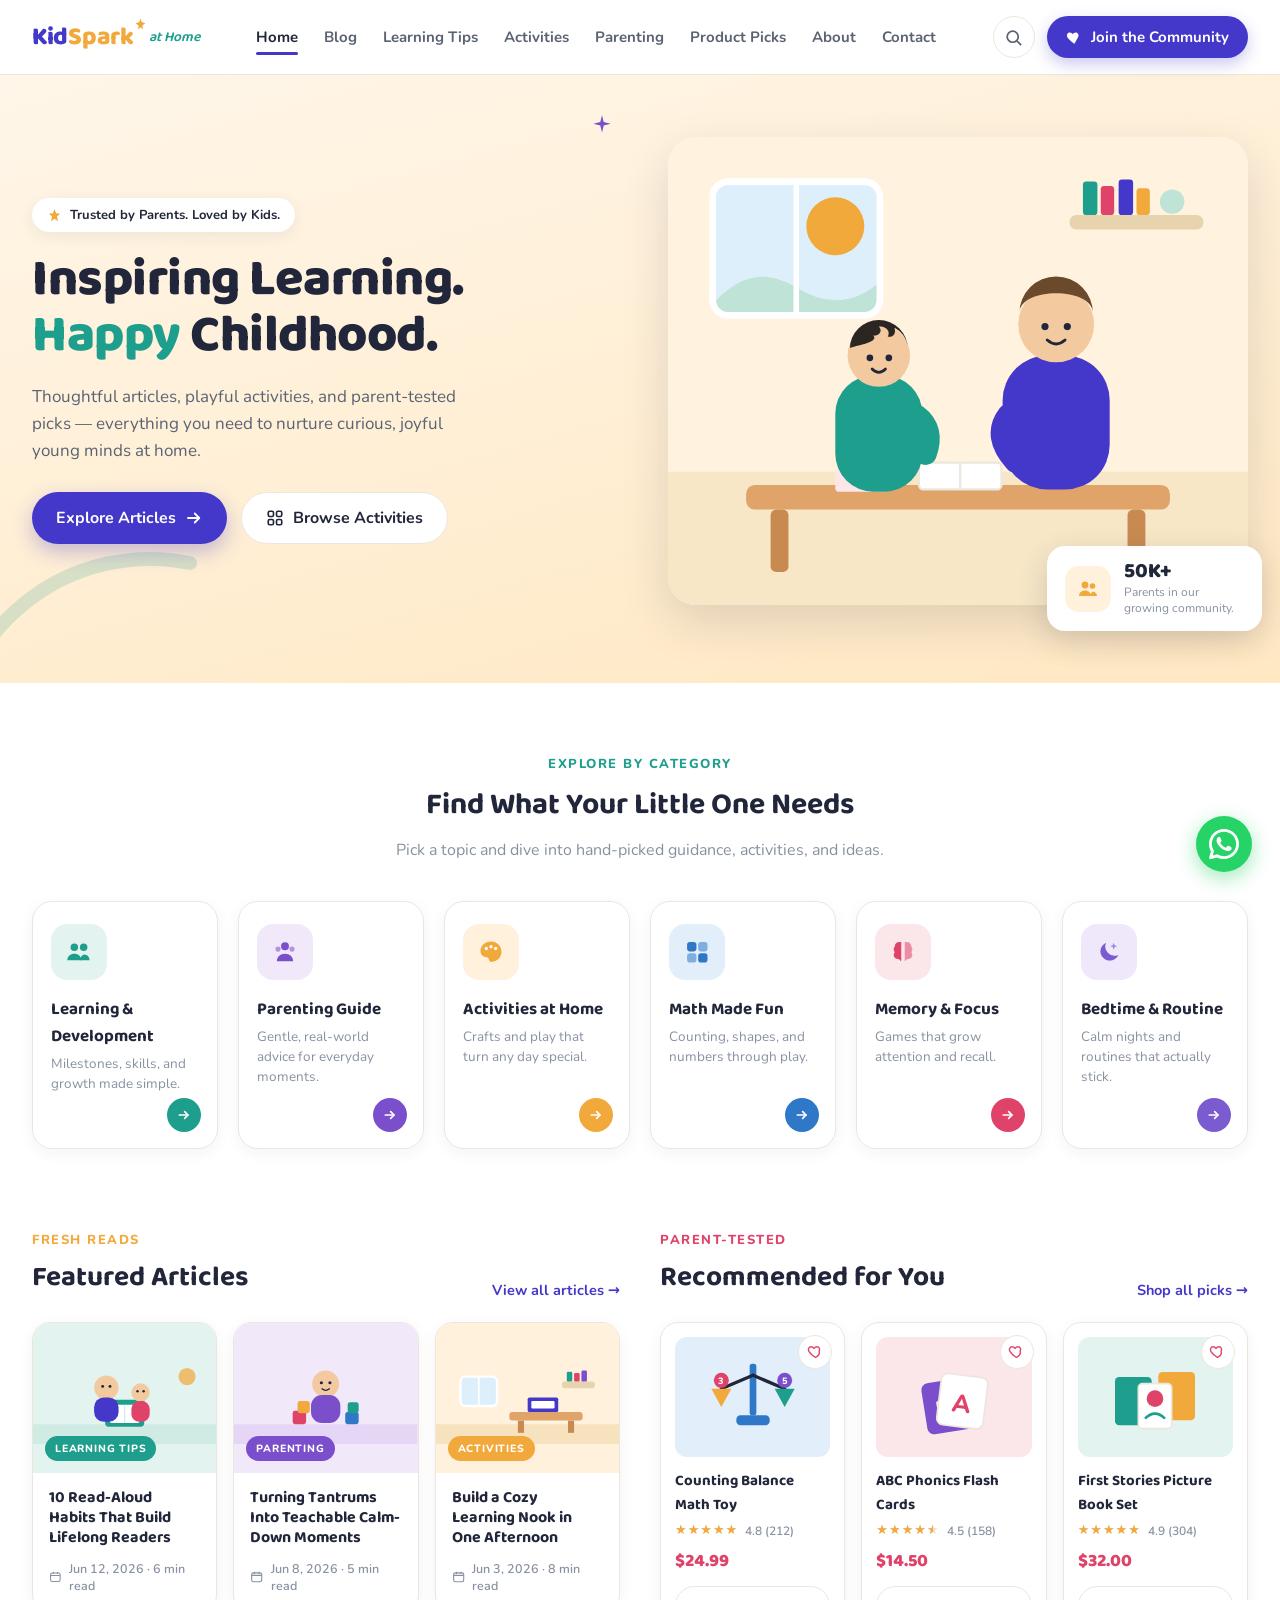
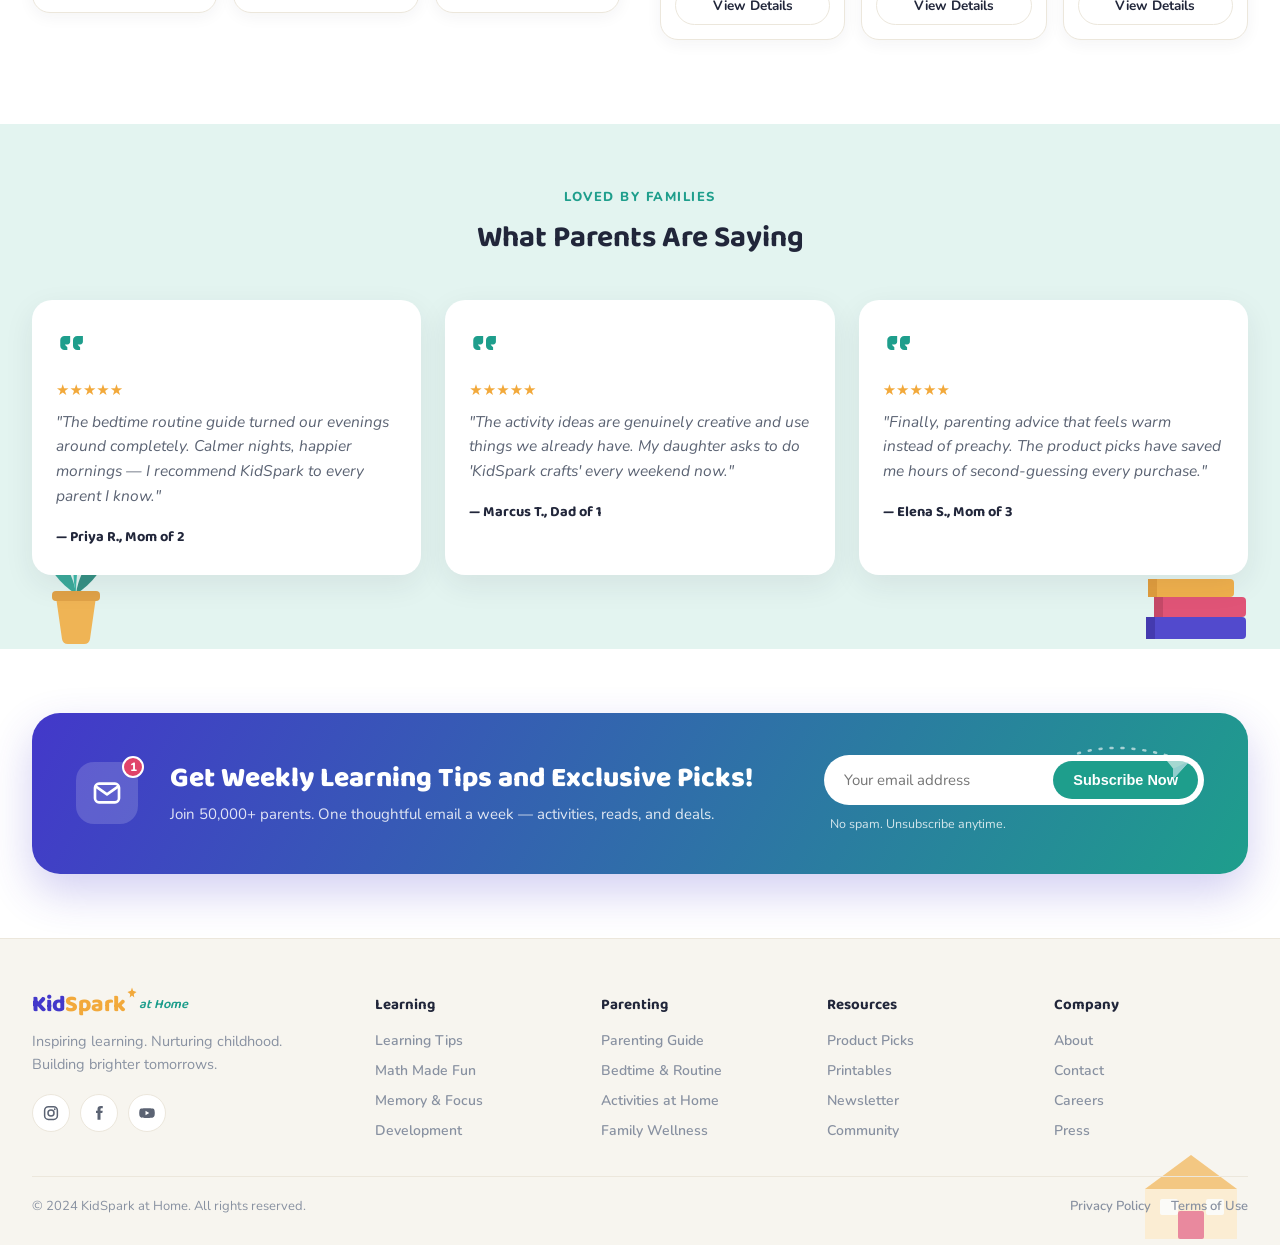
<file: index-blog.html>
<!DOCTYPE html>
<html lang="en">
<head>
<meta charset="utf-8">
<meta name="viewport" content="width=device-width, initial-scale=1">
<title>KidSpark at Home — Inspiring Learning. Happy Childhood.</title>
<link rel="preconnect" href="https://fonts.googleapis.com">
<link rel="preconnect" href="https://fonts.gstatic.com" crossorigin>
<link href="https://fonts.googleapis.com/css2?family=Baloo+2:wght@500;600;700;800&family=Nunito:ital,wght@0,400;0,500;0,600;0,700;0,800;1,400;1,600&display=swap" rel="stylesheet">
<style>
  *, *::before, *::after { box-sizing: border-box; }
  html, body { margin: 0; padding: 0; }
  body { font-family: 'Nunito', system-ui, sans-serif; color: #5B6373; background: #fff; -webkit-font-smoothing: antialiased; }
  a { color: inherit; text-decoration: none; }
  input { font-family: inherit; }
  ::selection { background: #FFE8C2; }

  /* Layout */
  .ks-wrap { max-width: 1280px; margin: 0 auto; padding: 0 32px; }

  /* Animations */
  @keyframes ksFloat { 0%,100%{ transform:translateY(0); } 50%{ transform:translateY(-7px); } }
  @keyframes ksTwinkle { 0%,100%{ transform:scale(1); opacity:.9; } 50%{ transform:scale(1.25); opacity:.5; } }
  @keyframes ksDash { to { stroke-dashoffset: -44; } }

  /* Grids */
  .ks-hero-grid { display: grid; grid-template-columns: 1fr 1fr; gap: 56px; align-items: center; }
  .ks-cat-grid { display: grid; grid-template-columns: repeat(6,1fr); gap: 20px; }
  .ks-split { display: grid; grid-template-columns: 1fr 1fr; gap: 40px; align-items: start; }
  .ks-art-grid { display: grid; grid-template-columns: repeat(3,1fr); gap: 16px; }
  .ks-prod-row { display: grid; grid-template-columns: repeat(3,1fr); gap: 16px; }
  .ks-testi-grid { display: grid; grid-template-columns: repeat(3,1fr); gap: 24px; }
  .ks-news { display: flex; align-items: center; gap: 32px; }
  .ks-foot-grid { display: grid; grid-template-columns: 1.6fr 1fr 1fr 1fr 1fr; gap: 32px; }

  /* Nav */
  .ks-navlinks { display: flex; }
  .ks-hamburger { display: none; }
  .ks-mobnav { display: none; }
  .ks-mobnav.open { display: block; }

  /* Hover states */
  .nav-link:hover { color: #4338CA !important; }
  .cat-card { transition: box-shadow .2s, transform .2s; }
  .cat-card:hover { box-shadow: 0 12px 30px rgba(33,38,58,0.12) !important; transform: translateY(-3px); }
  .art-card { transition: box-shadow .2s, transform .2s; }
  .art-card:hover { box-shadow: 0 12px 30px rgba(33,38,58,0.12) !important; transform: translateY(-3px); }
  .prod-card { transition: box-shadow .2s; }
  .prod-card:hover { box-shadow: 0 12px 30px rgba(33,38,58,0.12) !important; }
  .btn-outline:hover { border-color: #4338CA !important; color: #4338CA !important; }
  .btn-primary:hover { background: #3326A8 !important; }
  .btn-search:hover { border-color: #4338CA !important; color: #4338CA !important; }
  .btn-join:hover { background: #3326A8 !important; }
  .social-icon:hover { color: #4338CA !important; border-color: #4338CA !important; }
  .foot-link:hover { color: #4338CA !important; }
  .view-all:hover { color: #3326A8 !important; }
  .sub-btn:hover { background: #178072 !important; }

  /* Hero buttons */
  .ks-hero-btns { display: flex; gap: 14px; margin-top: 28px; }

  /* WhatsApp float */
  .wa-float {
    position: fixed; bottom: 28px; right: 28px; z-index: 999;
    width: 56px; height: 56px; border-radius: 50%;
    background: #25D366; display: flex; align-items: center; justify-content: center;
    box-shadow: 0 6px 20px rgba(37,211,102,0.45);
    transition: transform .2s, box-shadow .2s;
  }
  .wa-float:hover { transform: scale(1.1); box-shadow: 0 10px 28px rgba(37,211,102,0.55); }

  /* Responsive */
  @media (max-width: 1080px) {
    .ks-cat-grid { grid-template-columns: repeat(3,1fr); }
    .ks-split { grid-template-columns: 1fr; gap: 56px; }
    .ks-prod-row { grid-template-columns: repeat(3,1fr); }
    .ks-foot-grid { grid-template-columns: 1.4fr 1fr 1fr 1fr; }
    .ks-foot-resources { display: none; }
  }
  @media (max-width: 860px) {
    .ks-navlinks { display: none !important; }
    .ks-hamburger { display: inline-flex !important; }
    .ks-hero-grid { grid-template-columns: 1fr; gap: 36px; }
    .ks-art-grid { grid-template-columns: repeat(2,1fr); }
    .ks-prod-row { grid-template-columns: repeat(2,1fr); }
    .ks-testi-grid { grid-template-columns: 1fr; max-width: 440px; margin-left: auto; margin-right: auto; }
    .ks-news { flex-direction: column; align-items: flex-start; gap: 24px; }
    .ks-join-text { display: none; }
  }
  @media (max-width: 600px) {
    .ks-wrap { padding: 0 20px; }
    .ks-cat-grid { grid-template-columns: repeat(2,1fr); }
    .ks-art-grid { grid-template-columns: 1fr; }
    .ks-prod-row { grid-template-columns: 1fr; }
    .ks-hero-btns { flex-direction: column; }
    .ks-hero-btns > a { width: 100%; justify-content: center; }
    .ks-foot-grid { grid-template-columns: 1fr 1fr; }
  }
</style>
</head>
<body>

<!-- ============ HEADER ============ -->
<header style="position:sticky;top:0;z-index:50;background:rgba(255,255,255,0.86);backdrop-filter:saturate(1.4) blur(10px);border-bottom:1px solid #ECE7DC;">
  <div class="ks-wrap" style="height:74px;display:flex;align-items:center;justify-content:space-between;gap:24px;">
    <a href="#" style="display:flex;align-items:center;gap:7px;flex:none;">
      <span style="position:relative;font-family:'Baloo 2',cursive;font-weight:800;font-size:25px;line-height:1;letter-spacing:-.3px;">
        <span style="color:#4338CA;">Kid</span><span style="color:#F2A93B;">Spark</span>
        <svg width="13" height="13" viewBox="0 0 24 24" style="position:absolute;top:-7px;right:-13px;"><path d="M12 1l2.2 6.6L21 9.8l-5.4 4 .9 7-4.5-3.6L7.5 21l.9-7L3 9.8l6.8-2.2z" fill="#F2A93B"/></svg>
      </span>
      <span style="font-family:'Baloo 2',cursive;font-style:italic;font-weight:600;font-size:14px;color:#1E9E8C;margin-left:8px;">at Home</span>
    </a>

    <nav class="ks-navlinks" style="align-items:center;gap:26px;font-weight:700;font-size:15px;">
      <a href="#" style="position:relative;color:#21263A;padding:6px 0;">Home<span style="position:absolute;left:0;right:0;bottom:-2px;height:3px;border-radius:999px;background:#4338CA;"></span></a>
      <a href="#" class="nav-link" style="color:#5B6373;padding:6px 0;">Blog</a>
      <a href="#" class="nav-link" style="color:#5B6373;padding:6px 0;">Learning Tips</a>
      <a href="#" class="nav-link" style="color:#5B6373;padding:6px 0;">Activities</a>
      <a href="#" class="nav-link" style="color:#5B6373;padding:6px 0;">Parenting</a>
      <a href="#" class="nav-link" style="color:#5B6373;padding:6px 0;">Product Picks</a>
      <a href="#" class="nav-link" style="color:#5B6373;padding:6px 0;">About</a>
      <a href="#" class="nav-link" style="color:#5B6373;padding:6px 0;">Contact</a>
    </nav>

    <div style="display:flex;align-items:center;gap:12px;flex:none;">
      <button aria-label="Search" class="btn-search" style="width:42px;height:42px;border-radius:999px;border:1px solid #ECE7DC;background:#fff;display:inline-flex;align-items:center;justify-content:center;cursor:pointer;color:#5B6373;">
        <svg width="19" height="19" viewBox="0 0 24 24" fill="none" stroke="currentColor" stroke-width="2.2" stroke-linecap="round"><circle cx="11" cy="11" r="7"/><line x1="21" y1="21" x2="16.5" y2="16.5"/></svg>
      </button>
      <a href="#" class="btn-join" style="display:inline-flex;align-items:center;gap:8px;background:#4338CA;color:#fff;font-weight:700;font-size:15px;padding:11px 19px;border-radius:999px;box-shadow:0 6px 16px rgba(67,56,202,0.28);cursor:pointer;">
        <svg width="17" height="17" viewBox="0 0 24 24" fill="#fff"><path d="M12 21s-7.5-4.7-10-9.2C.3 8.4 2 5 5.3 5c2 0 3.3 1.1 4.2 2.4C10.4 6.1 11.7 5 13.7 5 17 5 18.7 8.4 17 11.8 14.5 16.3 12 21 12 21z"/></svg>
        <span class="ks-join-text">Join the Community</span>
      </a>
      <button id="hamburger-btn" class="ks-hamburger" aria-label="Menu" style="width:42px;height:42px;border-radius:12px;border:1px solid #ECE7DC;background:#fff;align-items:center;justify-content:center;cursor:pointer;color:#21263A;">
        <svg width="20" height="20" viewBox="0 0 24 24" fill="none" stroke="currentColor" stroke-width="2.4" stroke-linecap="round"><line x1="4" y1="7" x2="20" y2="7"/><line x1="4" y1="12" x2="20" y2="12"/><line x1="4" y1="17" x2="20" y2="17"/></svg>
      </button>
    </div>
  </div>

  <div id="mobile-nav" class="ks-mobnav" style="border-top:1px solid #ECE7DC;background:#fff;">
    <div class="ks-wrap" style="padding-top:12px;padding-bottom:16px;display:flex;flex-direction:column;gap:2px;font-weight:700;font-size:16px;">
      <a href="#" style="padding:11px 8px;color:#4338CA;border-radius:10px;background:#F1EFFB;">Home</a>
      <a href="#" style="padding:11px 8px;color:#21263A;">Blog</a>
      <a href="#" style="padding:11px 8px;color:#21263A;">Learning Tips</a>
      <a href="#" style="padding:11px 8px;color:#21263A;">Activities</a>
      <a href="#" style="padding:11px 8px;color:#21263A;">Parenting</a>
      <a href="#" style="padding:11px 8px;color:#21263A;">Product Picks</a>
      <a href="#" style="padding:11px 8px;color:#21263A;">About</a>
      <a href="#" style="padding:11px 8px;color:#21263A;">Contact</a>
    </div>
  </div>
</header>

<!-- ============ HERO ============ -->
<section style="background:linear-gradient(165deg,#FFF6E9 0%,#FFE8C2 100%);position:relative;overflow:hidden;">
  <svg width="320" height="320" viewBox="0 0 320 320" style="position:absolute;left:-90px;bottom:-120px;opacity:.5;"><path d="M40 280a200 200 0 0 1 240-200" fill="none" stroke="#1E9E8C" stroke-width="14" stroke-linecap="round" opacity=".35"/></svg>
  <svg width="26" height="26" viewBox="0 0 24 24" style="position:absolute;left:46%;top:38px;animation:ksTwinkle 3.2s ease-in-out infinite;"><path d="M12 2l1.6 6.4L20 10l-6.4 1.6L12 18l-1.6-6.4L4 10l6.4-1.6z" fill="#7B4FCB"/></svg>

  <div class="ks-wrap" style="padding-top:62px;padding-bottom:78px;position:relative;">
    <div class="ks-hero-grid">
      <div>
        <span style="display:inline-flex;align-items:center;gap:8px;background:#fff;color:#21263A;font-weight:700;font-size:13px;padding:8px 15px;border-radius:999px;box-shadow:0 4px 16px rgba(33,38,58,0.07);">
          <svg width="15" height="15" viewBox="0 0 24 24" fill="#F2A93B"><path d="M12 2l2.7 6.3L21 9l-5 4.4L17.5 21 12 17.3 6.5 21 8 13.4 3 9l6.3-.7z"/></svg>
          Trusted by Parents. Loved by Kids.
        </span>
        <h1 style="font-family:'Baloo 2',cursive;font-weight:800;color:#21263A;font-size:clamp(38px,5vw,52px);line-height:1.08;letter-spacing:-.5px;margin:20px 0 0;">
          Inspiring Learning.<br><span style="color:#1E9E8C;">Happy</span> Childhood.
        </h1>
        <p style="font-size:17px;line-height:1.6;color:#5B6373;margin:18px 0 0;max-width:440px;">
          Thoughtful articles, playful activities, and parent-tested picks — everything you need to nurture curious, joyful young minds at home.
        </p>
        <div class="ks-hero-btns">
          <a href="#" class="btn-primary" style="display:inline-flex;align-items:center;gap:9px;background:#4338CA;color:#fff;font-weight:700;font-size:16px;padding:14px 24px;border-radius:999px;box-shadow:0 8px 20px rgba(67,56,202,0.30);cursor:pointer;">
            Explore Articles
            <svg width="18" height="18" viewBox="0 0 24 24" fill="none" stroke="#fff" stroke-width="2.4" stroke-linecap="round" stroke-linejoin="round"><line x1="4" y1="12" x2="19" y2="12"/><polyline points="13 6 19 12 13 18"/></svg>
          </a>
          <a href="#" class="btn-outline" style="display:inline-flex;align-items:center;gap:9px;background:#fff;color:#21263A;font-weight:700;font-size:16px;padding:14px 24px;border-radius:999px;border:1.5px solid #ECE7DC;cursor:pointer;">
            <svg width="18" height="18" viewBox="0 0 24 24" fill="none" stroke="currentColor" stroke-width="2.2"><rect x="3" y="3" width="7" height="7" rx="2"/><rect x="14" y="3" width="7" height="7" rx="2"/><rect x="3" y="14" width="7" height="7" rx="2"/><rect x="14" y="14" width="7" height="7" rx="2"/></svg>
            Browse Activities
          </a>
        </div>
      </div>

      <div style="position:relative;">
        <div style="border-radius:28px;overflow:hidden;box-shadow:0 18px 48px rgba(33,38,58,0.14);background:#FDEFD6;">
          <svg viewBox="0 0 520 420" width="100%" style="display:block;">
            <defs><clipPath id="ksWin"><rect x="40" y="40" width="150" height="120" rx="14"/></clipPath></defs>
            <rect width="520" height="420" fill="#FFF3DF"/>
            <rect x="0" y="300" width="520" height="120" fill="#F7E7C7"/>
            <rect x="40" y="40" width="150" height="120" rx="14" fill="#DCEFFB"/>
            <g clip-path="url(#ksWin)"><circle cx="150" cy="80" r="26" fill="#F2A93B"/><path d="M40 150q35-40 75-15t75-5v40H40z" fill="#BFE3D7"/></g>
            <rect x="40" y="40" width="150" height="120" rx="14" fill="none" stroke="#fff" stroke-width="6"/>
            <line x1="115" y1="40" x2="115" y2="160" stroke="#fff" stroke-width="5"/>
            <rect x="360" y="70" width="120" height="13" rx="6" fill="#E7D3AE"/>
            <rect x="372" y="40" width="13" height="30" rx="3" fill="#1E9E8C"/><rect x="388" y="44" width="12" height="26" rx="3" fill="#E0436A"/><rect x="404" y="38" width="13" height="32" rx="3" fill="#4338CA"/><rect x="420" y="46" width="12" height="24" rx="3" fill="#F2A93B"/>
            <circle cx="452" cy="58" r="11" fill="#BFE3D7"/>
            <rect x="70" y="312" width="380" height="22" rx="8" fill="#E0A36A"/>
            <rect x="92" y="334" width="16" height="56" rx="5" fill="#C98A52"/><rect x="412" y="334" width="16" height="56" rx="5" fill="#C98A52"/>
            <rect x="225" y="292" width="74" height="24" rx="4" fill="#fff" stroke="#ECE7DC" stroke-width="2"/>
            <line x1="262" y1="292" x2="262" y2="316" stroke="#ECE7DC" stroke-width="2"/>
            <rect x="150" y="298" width="46" height="20" rx="3" fill="#FBE6EA"/>
            <g>
              <rect x="300" y="196" width="96" height="120" rx="40" fill="#4338CA"/>
              <circle cx="348" cy="168" r="34" fill="#F3C9A0"/>
              <path d="M315 158a33 33 0 0 1 66 0c0-24-66-24-66 0z" fill="#6B4A2B"/>
              <circle cx="338" cy="170" r="3.2" fill="#21263A"/><circle cx="358" cy="170" r="3.2" fill="#21263A"/>
              <path d="M340 182q8 7 16 0" fill="none" stroke="#21263A" stroke-width="2.6" stroke-linecap="round"/>
              <path d="M306 250q-14 18 6 40" fill="none" stroke="#4338CA" stroke-width="22" stroke-linecap="round"/>
            </g>
            <g>
              <rect x="150" y="214" width="78" height="104" rx="34" fill="#1E9E8C"/>
              <circle cx="189" cy="196" r="28" fill="#F3C9A0"/>
              <path d="M163 190a26 26 0 0 1 52 0c0-9-6-16-12-19 2 6-2 9-6 8 3-5-2-10-8-9 4 4 0 9-5 8 5 5-9 8-21 11z" fill="#2C2622"/>
              <circle cx="181" cy="198" r="3" fill="#21263A"/><circle cx="198" cy="198" r="3" fill="#21263A"/>
              <path d="M183 208q6 6 12 0" fill="none" stroke="#21263A" stroke-width="2.4" stroke-linecap="round"/>
              <path d="M223 250q16 12 8 34" fill="none" stroke="#1E9E8C" stroke-width="20" stroke-linecap="round"/>
            </g>
          </svg>
        </div>
        <div style="position:absolute;right:-14px;bottom:-26px;background:#fff;border-radius:18px;padding:15px 18px;display:flex;align-items:center;gap:13px;box-shadow:0 10px 30px rgba(33,38,58,0.16);animation:ksFloat 5s ease-in-out infinite;">
          <span style="width:46px;height:46px;border-radius:14px;background:#FFF1DC;display:inline-flex;align-items:center;justify-content:center;">
            <svg width="24" height="24" viewBox="0 0 24 24" fill="#F2A93B"><circle cx="9" cy="8" r="3.4"/><circle cx="16.5" cy="9" r="2.8"/><path d="M3 19c0-3.3 2.7-5.5 6-5.5s6 2.2 6 5.5z"/><path d="M14.5 19c0-2.1.9-3.8 2.4-4.6 2 .3 4.1 1.9 4.1 4.6z"/></svg>
          </span>
          <div>
            <div style="font-family:'Baloo 2',cursive;font-weight:800;font-size:21px;color:#21263A;line-height:1;">50K+</div>
            <div style="font-size:12px;color:#8891A1;margin-top:3px;max-width:120px;line-height:1.3;">Parents in our growing community.</div>
          </div>
        </div>
      </div>
    </div>
  </div>
</section>

<!-- ============ CATEGORIES ============ -->
<section class="ks-wrap" style="padding-top:72px;padding-bottom:18px;">
  <div style="text-align:center;max-width:560px;margin:0 auto 40px;">
    <div style="font-weight:800;font-size:13px;letter-spacing:1.5px;text-transform:uppercase;color:#1E9E8C;">Explore by Category</div>
    <h2 style="font-family:'Baloo 2',cursive;font-weight:700;font-size:30px;color:#21263A;margin:8px 0 0;">Find What Your Little One Needs</h2>
    <p style="font-size:16px;color:#8891A1;margin:10px 0 0;">Pick a topic and dive into hand-picked guidance, activities, and ideas.</p>
  </div>
  <div class="ks-cat-grid">
    <!-- 1 teal -->
    <a href="#" class="cat-card" style="position:relative;display:block;background:#fff;border:1px solid #ECE7DC;border-radius:20px;padding:22px 18px 54px;box-shadow:0 4px 16px rgba(33,38,58,0.05);">
      <span style="width:56px;height:56px;border-radius:16px;background:#E3F4F0;display:inline-flex;align-items:center;justify-content:center;">
        <svg width="28" height="28" viewBox="0 0 24 24" fill="#1E9E8C"><circle cx="8" cy="8" r="3.2"/><circle cx="16" cy="8" r="3.2"/><path d="M2 19c0-3.3 2.7-5.5 6-5.5s6 2.2 6 5.5z"/><path d="M13 19c.2-2.7 1.5-4.6 3.8-4.9 2.3.3 4.2 2.1 4.2 4.9z"/></svg>
      </span>
      <h3 style="font-family:'Baloo 2',cursive;font-weight:700;font-size:17px;color:#21263A;margin:16px 0 4px;">Learning &amp; Development</h3>
      <p style="font-size:13.5px;color:#8891A1;line-height:1.45;margin:0;">Milestones, skills, and growth made simple.</p>
      <span style="position:absolute;right:16px;bottom:16px;width:34px;height:34px;border-radius:999px;background:#1E9E8C;display:inline-flex;align-items:center;justify-content:center;">
        <svg width="16" height="16" viewBox="0 0 24 24" fill="none" stroke="#fff" stroke-width="2.6" stroke-linecap="round" stroke-linejoin="round"><line x1="5" y1="12" x2="18" y2="12"/><polyline points="13 7 18 12 13 17"/></svg>
      </span>
    </a>
    <!-- 2 purple -->
    <a href="#" class="cat-card" style="position:relative;display:block;background:#fff;border:1px solid #ECE7DC;border-radius:20px;padding:22px 18px 54px;box-shadow:0 4px 16px rgba(33,38,58,0.05);">
      <span style="width:56px;height:56px;border-radius:16px;background:#F1E9F9;display:inline-flex;align-items:center;justify-content:center;">
        <svg width="28" height="28" viewBox="0 0 24 24" fill="#7B4FCB"><circle cx="12" cy="7" r="3.4"/><path d="M5 20c0-4 3-6.5 7-6.5s7 2.5 7 6.5z"/><circle cx="6" cy="9.5" r="2.2" opacity=".55"/><circle cx="18" cy="9.5" r="2.2" opacity=".55"/></svg>
      </span>
      <h3 style="font-family:'Baloo 2',cursive;font-weight:700;font-size:17px;color:#21263A;margin:16px 0 4px;">Parenting Guide</h3>
      <p style="font-size:13.5px;color:#8891A1;line-height:1.45;margin:0;">Gentle, real-world advice for everyday moments.</p>
      <span style="position:absolute;right:16px;bottom:16px;width:34px;height:34px;border-radius:999px;background:#7B4FCB;display:inline-flex;align-items:center;justify-content:center;">
        <svg width="16" height="16" viewBox="0 0 24 24" fill="none" stroke="#fff" stroke-width="2.6" stroke-linecap="round" stroke-linejoin="round"><line x1="5" y1="12" x2="18" y2="12"/><polyline points="13 7 18 12 13 17"/></svg>
      </span>
    </a>
    <!-- 3 orange -->
    <a href="#" class="cat-card" style="position:relative;display:block;background:#fff;border:1px solid #ECE7DC;border-radius:20px;padding:22px 18px 54px;box-shadow:0 4px 16px rgba(33,38,58,0.05);">
      <span style="width:56px;height:56px;border-radius:16px;background:#FFF1DC;display:inline-flex;align-items:center;justify-content:center;">
        <svg width="28" height="28" viewBox="0 0 24 24" fill="#F2A93B"><path d="M12 3C7 3 3 6.6 3 11.2c0 3.4 2.6 5.3 5.2 5.3 1.3 0 1.9.9 1.9 1.8 0 1.3 1 2.2 2.4 2.2 4.6 0 8.5-3.8 8.5-8.4C21 6.6 17 3 12 3z"/><circle cx="8" cy="9" r="1.4" fill="#fff"/><circle cx="12" cy="7.4" r="1.4" fill="#fff"/><circle cx="16" cy="9" r="1.4" fill="#fff"/></svg>
      </span>
      <h3 style="font-family:'Baloo 2',cursive;font-weight:700;font-size:17px;color:#21263A;margin:16px 0 4px;">Activities at Home</h3>
      <p style="font-size:13.5px;color:#8891A1;line-height:1.45;margin:0;">Crafts and play that turn any day special.</p>
      <span style="position:absolute;right:16px;bottom:16px;width:34px;height:34px;border-radius:999px;background:#F2A93B;display:inline-flex;align-items:center;justify-content:center;">
        <svg width="16" height="16" viewBox="0 0 24 24" fill="none" stroke="#fff" stroke-width="2.6" stroke-linecap="round" stroke-linejoin="round"><line x1="5" y1="12" x2="18" y2="12"/><polyline points="13 7 18 12 13 17"/></svg>
      </span>
    </a>
    <!-- 4 blue -->
    <a href="#" class="cat-card" style="position:relative;display:block;background:#fff;border:1px solid #ECE7DC;border-radius:20px;padding:22px 18px 54px;box-shadow:0 4px 16px rgba(33,38,58,0.05);">
      <span style="width:56px;height:56px;border-radius:16px;background:#E2EEFA;display:inline-flex;align-items:center;justify-content:center;">
        <svg width="28" height="28" viewBox="0 0 24 24" fill="none"><rect x="3.5" y="3.5" width="8" height="8" rx="2.4" fill="#2E78C7"/><rect x="13" y="3.5" width="8" height="8" rx="2.4" fill="#2E78C7" opacity=".55"/><rect x="3.5" y="13" width="8" height="8" rx="2.4" fill="#2E78C7" opacity=".55"/><rect x="13" y="13" width="8" height="8" rx="2.4" fill="#2E78C7"/></svg>
      </span>
      <h3 style="font-family:'Baloo 2',cursive;font-weight:700;font-size:17px;color:#21263A;margin:16px 0 4px;">Math Made Fun</h3>
      <p style="font-size:13.5px;color:#8891A1;line-height:1.45;margin:0;">Counting, shapes, and numbers through play.</p>
      <span style="position:absolute;right:16px;bottom:16px;width:34px;height:34px;border-radius:999px;background:#2E78C7;display:inline-flex;align-items:center;justify-content:center;">
        <svg width="16" height="16" viewBox="0 0 24 24" fill="none" stroke="#fff" stroke-width="2.6" stroke-linecap="round" stroke-linejoin="round"><line x1="5" y1="12" x2="18" y2="12"/><polyline points="13 7 18 12 13 17"/></svg>
      </span>
    </a>
    <!-- 5 pink -->
    <a href="#" class="cat-card" style="position:relative;display:block;background:#fff;border:1px solid #ECE7DC;border-radius:20px;padding:22px 18px 54px;box-shadow:0 4px 16px rgba(33,38,58,0.05);">
      <span style="width:56px;height:56px;border-radius:16px;background:#FBE6EA;display:inline-flex;align-items:center;justify-content:center;">
        <svg width="28" height="28" viewBox="0 0 24 24" fill="#E0436A"><path d="M9 3.5C6.5 3.5 5 5 5 7c0 .5-1 1-1 2.6 0 1.3.8 2 .8 2.6 0 .7-.8 1.2-.8 2.4 0 1.9 1.6 3.4 3.7 3.4 1 0 1.8.7 1.8 1.5h1V3.6C10.5 3.5 9.8 3.5 9 3.5z"/><path d="M15 3.5C17.5 3.5 19 5 19 7c0 .5 1 1 1 2.6 0 1.3-.8 2-.8 2.6 0 .7.8 1.2.8 2.4 0 1.9-1.6 3.4-3.7 3.4-1 0-1.8.7-1.8 1.5h-1V3.6c.8-.1 1.5-.1 2.3-.1z" opacity=".55"/></svg>
      </span>
      <h3 style="font-family:'Baloo 2',cursive;font-weight:700;font-size:17px;color:#21263A;margin:16px 0 4px;">Memory &amp; Focus</h3>
      <p style="font-size:13.5px;color:#8891A1;line-height:1.45;margin:0;">Games that grow attention and recall.</p>
      <span style="position:absolute;right:16px;bottom:16px;width:34px;height:34px;border-radius:999px;background:#E0436A;display:inline-flex;align-items:center;justify-content:center;">
        <svg width="16" height="16" viewBox="0 0 24 24" fill="none" stroke="#fff" stroke-width="2.6" stroke-linecap="round" stroke-linejoin="round"><line x1="5" y1="12" x2="18" y2="12"/><polyline points="13 7 18 12 13 17"/></svg>
      </span>
    </a>
    <!-- 6 violet -->
    <a href="#" class="cat-card" style="position:relative;display:block;background:#fff;border:1px solid #ECE7DC;border-radius:20px;padding:22px 18px 54px;box-shadow:0 4px 16px rgba(33,38,58,0.05);">
      <span style="width:56px;height:56px;border-radius:16px;background:#EFE8FB;display:inline-flex;align-items:center;justify-content:center;">
        <svg width="28" height="28" viewBox="0 0 24 24" fill="#7B5BD0"><path d="M20 14.5A8 8 0 0 1 9.5 4 8 8 0 1 0 20 14.5z"/><path d="M16 4l.8 2.2L19 7l-2.2.8L16 10l-.8-2.2L13 7l2.2-.8z" opacity=".7"/></svg>
      </span>
      <h3 style="font-family:'Baloo 2',cursive;font-weight:700;font-size:17px;color:#21263A;margin:16px 0 4px;">Bedtime &amp; Routine</h3>
      <p style="font-size:13.5px;color:#8891A1;line-height:1.45;margin:0;">Calm nights and routines that actually stick.</p>
      <span style="position:absolute;right:16px;bottom:16px;width:34px;height:34px;border-radius:999px;background:#7B5BD0;display:inline-flex;align-items:center;justify-content:center;">
        <svg width="16" height="16" viewBox="0 0 24 24" fill="none" stroke="#fff" stroke-width="2.6" stroke-linecap="round" stroke-linejoin="round"><line x1="5" y1="12" x2="18" y2="12"/><polyline points="13 7 18 12 13 17"/></svg>
      </span>
    </a>
  </div>
</section>

<!-- ============ SPLIT: ARTICLES + PRODUCTS ============ -->
<section class="ks-wrap" style="padding-top:64px;padding-bottom:20px;">
  <div class="ks-split">

    <!-- Articles -->
    <div>
      <div style="display:flex;align-items:flex-end;justify-content:space-between;margin-bottom:22px;gap:16px;">
        <div>
          <div style="font-weight:800;font-size:13px;letter-spacing:1.5px;text-transform:uppercase;color:#F2A93B;">Fresh Reads</div>
          <h2 style="font-family:'Baloo 2',cursive;font-weight:700;font-size:28px;color:#21263A;margin:6px 0 0;">Featured Articles</h2>
        </div>
        <a href="#" class="view-all" style="font-weight:700;font-size:14.5px;color:#4338CA;white-space:nowrap;">View all articles →</a>
      </div>
      <div class="ks-art-grid">
        <!-- article 1 -->
        <article class="art-card" style="background:#fff;border:1px solid #ECE7DC;border-radius:18px;overflow:hidden;box-shadow:0 4px 16px rgba(33,38,58,0.05);">
          <div style="position:relative;height:150px;background:#E3F4F0;">
            <svg viewBox="0 0 300 150" width="100%" height="100%" style="display:block;">
              <rect width="300" height="150" fill="#E3F4F0"/><rect x="0" y="118" width="300" height="32" fill="#CFEBE3"/>
              <rect x="118" y="78" width="64" height="44" rx="6" fill="#1E9E8C"/><rect x="126" y="86" width="48" height="30" rx="3" fill="#fff"/><line x1="150" y1="86" x2="150" y2="116" stroke="#CFEBE3" stroke-width="2"/>
              <circle cx="120" cy="58" r="20" fill="#F3C9A0"/><rect x="100" y="74" width="40" height="40" rx="16" fill="#4338CA"/><circle cx="114" cy="56" r="2.4" fill="#21263A"/><circle cx="126" cy="56" r="2.4" fill="#21263A"/>
              <circle cx="176" cy="66" r="15" fill="#F3C9A0"/><rect x="161" y="80" width="30" height="34" rx="13" fill="#E0436A"/><circle cx="171" cy="64" r="2" fill="#21263A"/><circle cx="181" cy="64" r="2" fill="#21263A"/>
              <circle cx="252" cy="40" r="14" fill="#F2A93B" opacity=".7"/>
            </svg>
            <span style="position:absolute;left:12px;bottom:12px;background:#1E9E8C;color:#fff;font-weight:800;font-size:10.5px;letter-spacing:.8px;padding:5px 10px;border-radius:999px;">LEARNING TIPS</span>
          </div>
          <div style="padding:15px 16px 18px;">
            <h3 style="font-family:'Baloo 2',cursive;font-weight:700;font-size:16px;color:#21263A;line-height:1.25;margin:0;">10 Read-Aloud Habits That Build Lifelong Readers</h3>
            <div style="display:flex;align-items:center;gap:7px;margin-top:12px;font-size:12.5px;color:#8891A1;font-weight:600;">
              <svg width="14" height="14" viewBox="0 0 24 24" fill="none" stroke="#8891A1" stroke-width="2"><rect x="3" y="4.5" width="18" height="16" rx="3"/><line x1="3" y1="9" x2="21" y2="9"/><line x1="8" y1="2.5" x2="8" y2="6.5"/><line x1="16" y1="2.5" x2="16" y2="6.5"/></svg>
              Jun 12, 2026 · 6 min read
            </div>
          </div>
        </article>
        <!-- article 2 -->
        <article class="art-card" style="background:#fff;border:1px solid #ECE7DC;border-radius:18px;overflow:hidden;box-shadow:0 4px 16px rgba(33,38,58,0.05);">
          <div style="position:relative;height:150px;background:#F1E9F9;">
            <svg viewBox="0 0 300 150" width="100%" height="100%" style="display:block;">
              <rect width="300" height="150" fill="#F1E9F9"/><rect x="0" y="118" width="300" height="32" fill="#E4D6F4"/>
              <circle cx="150" cy="52" r="22" fill="#F3C9A0"/><rect x="126" y="70" width="48" height="46" rx="18" fill="#7B4FCB"/><circle cx="143" cy="50" r="2.6" fill="#21263A"/><circle cx="157" cy="50" r="2.6" fill="#21263A"/><path d="M144 60q6 5 12 0" fill="none" stroke="#21263A" stroke-width="2.2" stroke-linecap="round"/>
              <rect x="96" y="96" width="22" height="22" rx="4" fill="#E0436A"/><rect x="104" y="80" width="20" height="20" rx="4" fill="#F2A93B"/><rect x="182" y="98" width="22" height="20" rx="4" fill="#2E78C7"/><rect x="186" y="82" width="18" height="18" rx="4" fill="#1E9E8C"/>
            </svg>
            <span style="position:absolute;left:12px;bottom:12px;background:#7B4FCB;color:#fff;font-weight:800;font-size:10.5px;letter-spacing:.8px;padding:5px 10px;border-radius:999px;">PARENTING</span>
          </div>
          <div style="padding:15px 16px 18px;">
            <h3 style="font-family:'Baloo 2',cursive;font-weight:700;font-size:16px;color:#21263A;line-height:1.25;margin:0;">Turning Tantrums Into Teachable Calm-Down Moments</h3>
            <div style="display:flex;align-items:center;gap:7px;margin-top:12px;font-size:12.5px;color:#8891A1;font-weight:600;">
              <svg width="14" height="14" viewBox="0 0 24 24" fill="none" stroke="#8891A1" stroke-width="2"><rect x="3" y="4.5" width="18" height="16" rx="3"/><line x1="3" y1="9" x2="21" y2="9"/><line x1="8" y1="2.5" x2="8" y2="6.5"/><line x1="16" y1="2.5" x2="16" y2="6.5"/></svg>
              Jun 8, 2026 · 5 min read
            </div>
          </div>
        </article>
        <!-- article 3 -->
        <article class="art-card" style="background:#fff;border:1px solid #ECE7DC;border-radius:18px;overflow:hidden;box-shadow:0 4px 16px rgba(33,38,58,0.05);">
          <div style="position:relative;height:150px;background:#FFF1DC;">
            <svg viewBox="0 0 300 150" width="100%" height="100%" style="display:block;">
              <rect width="300" height="150" fill="#FFF1DC"/><rect x="0" y="118" width="300" height="32" fill="#F7E2BE"/>
              <rect x="40" y="40" width="60" height="48" rx="8" fill="#DCEFFB"/><rect x="40" y="40" width="60" height="48" rx="8" fill="none" stroke="#fff" stroke-width="4"/><line x1="70" y1="40" x2="70" y2="88" stroke="#fff" stroke-width="3"/>
              <rect x="120" y="98" width="120" height="14" rx="5" fill="#E0A36A"/><rect x="134" y="112" width="10" height="20" fill="#C98A52"/><rect x="216" y="112" width="10" height="20" fill="#C98A52"/>
              <rect x="150" y="74" width="50" height="24" rx="3" fill="#4338CA"/><rect x="156" y="80" width="38" height="12" rx="2" fill="#fff"/>
              <rect x="206" y="48" width="54" height="11" rx="4" fill="#E7D3AE"/><rect x="214" y="32" width="9" height="16" rx="2" fill="#1E9E8C"/><rect x="226" y="34" width="9" height="14" rx="2" fill="#E0436A"/><rect x="238" y="30" width="9" height="18" rx="2" fill="#7B4FCB"/>
            </svg>
            <span style="position:absolute;left:12px;bottom:12px;background:#F2A93B;color:#fff;font-weight:800;font-size:10.5px;letter-spacing:.8px;padding:5px 10px;border-radius:999px;">ACTIVITIES</span>
          </div>
          <div style="padding:15px 16px 18px;">
            <h3 style="font-family:'Baloo 2',cursive;font-weight:700;font-size:16px;color:#21263A;line-height:1.25;margin:0;">Build a Cozy Learning Nook in One Afternoon</h3>
            <div style="display:flex;align-items:center;gap:7px;margin-top:12px;font-size:12.5px;color:#8891A1;font-weight:600;">
              <svg width="14" height="14" viewBox="0 0 24 24" fill="none" stroke="#8891A1" stroke-width="2"><rect x="3" y="4.5" width="18" height="16" rx="3"/><line x1="3" y1="9" x2="21" y2="9"/><line x1="8" y1="2.5" x2="8" y2="6.5"/><line x1="16" y1="2.5" x2="16" y2="6.5"/></svg>
              Jun 3, 2026 · 8 min read
            </div>
          </div>
        </article>
      </div>
    </div>

    <!-- Products -->
    <div>
      <div style="display:flex;align-items:flex-end;justify-content:space-between;margin-bottom:22px;gap:16px;">
        <div>
          <div style="font-weight:800;font-size:13px;letter-spacing:1.5px;text-transform:uppercase;color:#E0436A;">Parent-Tested</div>
          <h2 style="font-family:'Baloo 2',cursive;font-weight:700;font-size:28px;color:#21263A;margin:6px 0 0;">Recommended for You</h2>
        </div>
        <a href="#" class="view-all" style="font-weight:700;font-size:14.5px;color:#4338CA;white-space:nowrap;">Shop all picks →</a>
      </div>
      <div class="ks-prod-row">
        <!-- product 1 -->
        <div class="prod-card" style="position:relative;background:#fff;border:1px solid #ECE7DC;border-radius:18px;padding:14px;box-shadow:0 4px 16px rgba(33,38,58,0.05);">
          <button aria-label="Favorite" data-fav="p1" class="fav-btn" style="position:absolute;top:12px;right:12px;width:34px;height:34px;border-radius:999px;background:#fff;border:1px solid #ECE7DC;display:inline-flex;align-items:center;justify-content:center;cursor:pointer;z-index:2;">
            <svg width="17" height="17" viewBox="0 0 24 24" class="heart-icon" fill="none" stroke="#E0436A" stroke-width="2"><path d="M12 20.5s-7-4.4-9.3-8.6C1 8.5 2.6 5.3 5.8 5.3c1.9 0 3.2 1.1 4.1 2.3.9-1.2 2.2-2.3 4.1-2.3 3.2 0 4.8 3.2 3.1 6.6C19 16.1 12 20.5 12 20.5z"/></svg>
          </button>
          <div style="height:120px;border-radius:12px;background:#E2EEFA;display:flex;align-items:center;justify-content:center;margin-bottom:12px;">
            <svg width="118" height="100" viewBox="0 0 140 120">
              <rect x="66" y="20" width="8" height="62" rx="3" fill="#2E78C7"/><rect x="50" y="82" width="40" height="12" rx="5" fill="#2E78C7"/>
              <line x1="70" y1="34" x2="32" y2="50" stroke="#21263A" stroke-width="4" stroke-linecap="round"/><line x1="70" y1="34" x2="108" y2="50" stroke="#21263A" stroke-width="4" stroke-linecap="round"/>
              <path d="M20 50h24l-12 22z" fill="#F2A93B"/><path d="M96 50h24l-12 22z" fill="#1E9E8C"/>
              <circle cx="32" cy="40" r="9" fill="#E0436A"/><text x="32" y="44" font-size="11" font-family="Baloo 2" font-weight="800" fill="#fff" text-anchor="middle">3</text>
              <circle cx="108" cy="40" r="9" fill="#7B4FCB"/><text x="108" y="44" font-size="11" font-family="Baloo 2" font-weight="800" fill="#fff" text-anchor="middle">5</text>
            </svg>
          </div>
          <h3 style="font-family:'Baloo 2',cursive;font-weight:700;font-size:15px;color:#21263A;margin:0 0 6px;">Counting Balance Math Toy</h3>
          <div style="display:flex;align-items:center;gap:7px;margin-bottom:8px;">
            <span style="position:relative;display:inline-block;font-size:13px;letter-spacing:1px;line-height:1;"><span style="color:#E5E1D6;">★★★★★</span><span style="position:absolute;top:0;left:0;width:96%;overflow:hidden;white-space:nowrap;color:#F2A93B;">★★★★★</span></span>
            <span style="font-size:12px;color:#8891A1;font-weight:600;">4.8 (212)</span>
          </div>
          <div style="display:flex;align-items:center;justify-content:space-between;gap:10px;">
            <span style="font-family:'Baloo 2',cursive;font-weight:800;font-size:18px;color:#E0436A;">$24.99</span>
          </div>
          <a href="#" class="btn-outline" style="display:block;text-align:center;margin-top:11px;padding:9px;border-radius:999px;border:1.5px solid #ECE7DC;font-weight:700;font-size:13.5px;color:#21263A;cursor:pointer;">View Details</a>
        </div>
        <!-- product 2 -->
        <div class="prod-card" style="position:relative;background:#fff;border:1px solid #ECE7DC;border-radius:18px;padding:14px;box-shadow:0 4px 16px rgba(33,38,58,0.05);">
          <button aria-label="Favorite" data-fav="p2" class="fav-btn" style="position:absolute;top:12px;right:12px;width:34px;height:34px;border-radius:999px;background:#fff;border:1px solid #ECE7DC;display:inline-flex;align-items:center;justify-content:center;cursor:pointer;z-index:2;">
            <svg width="17" height="17" viewBox="0 0 24 24" class="heart-icon" fill="none" stroke="#E0436A" stroke-width="2"><path d="M12 20.5s-7-4.4-9.3-8.6C1 8.5 2.6 5.3 5.8 5.3c1.9 0 3.2 1.1 4.1 2.3.9-1.2 2.2-2.3 4.1-2.3 3.2 0 4.8 3.2 3.1 6.6C19 16.1 12 20.5 12 20.5z"/></svg>
          </button>
          <div style="height:120px;border-radius:12px;background:#FBE6EA;display:flex;align-items:center;justify-content:center;margin-bottom:12px;">
            <svg width="118" height="100" viewBox="0 0 140 120">
              <rect x="34" y="40" width="56" height="62" rx="8" fill="#7B4FCB" transform="rotate(-9 62 70)"/><text x="58" y="84" font-size="30" font-family="Baloo 2" font-weight="800" fill="#fff" text-anchor="middle" transform="rotate(-9 62 70)">B</text>
              <rect x="52" y="34" width="56" height="62" rx="8" fill="#fff" stroke="#ECE7DC" stroke-width="2" transform="rotate(7 80 64)"/><text x="80" y="78" font-size="30" font-family="Baloo 2" font-weight="800" fill="#E0436A" text-anchor="middle" transform="rotate(7 80 64)">A</text>
            </svg>
          </div>
          <h3 style="font-family:'Baloo 2',cursive;font-weight:700;font-size:15px;color:#21263A;margin:0 0 6px;">ABC Phonics Flash Cards</h3>
          <div style="display:flex;align-items:center;gap:7px;margin-bottom:8px;">
            <span style="position:relative;display:inline-block;font-size:13px;letter-spacing:1px;line-height:1;"><span style="color:#E5E1D6;">★★★★★</span><span style="position:absolute;top:0;left:0;width:90%;overflow:hidden;white-space:nowrap;color:#F2A93B;">★★★★★</span></span>
            <span style="font-size:12px;color:#8891A1;font-weight:600;">4.5 (158)</span>
          </div>
          <span style="font-family:'Baloo 2',cursive;font-weight:800;font-size:18px;color:#E0436A;">$14.50</span>
          <a href="#" class="btn-outline" style="display:block;text-align:center;margin-top:11px;padding:9px;border-radius:999px;border:1.5px solid #ECE7DC;font-weight:700;font-size:13.5px;color:#21263A;cursor:pointer;">View Details</a>
        </div>
        <!-- product 3 -->
        <div class="prod-card" style="position:relative;background:#fff;border:1px solid #ECE7DC;border-radius:18px;padding:14px;box-shadow:0 4px 16px rgba(33,38,58,0.05);">
          <button aria-label="Favorite" data-fav="p3" class="fav-btn" style="position:absolute;top:12px;right:12px;width:34px;height:34px;border-radius:999px;background:#fff;border:1px solid #ECE7DC;display:inline-flex;align-items:center;justify-content:center;cursor:pointer;z-index:2;">
            <svg width="17" height="17" viewBox="0 0 24 24" class="heart-icon" fill="none" stroke="#E0436A" stroke-width="2"><path d="M12 20.5s-7-4.4-9.3-8.6C1 8.5 2.6 5.3 5.8 5.3c1.9 0 3.2 1.1 4.1 2.3.9-1.2 2.2-2.3 4.1-2.3 3.2 0 4.8 3.2 3.1 6.6C19 16.1 12 20.5 12 20.5z"/></svg>
          </button>
          <div style="height:120px;border-radius:12px;background:#E3F4F0;display:flex;align-items:center;justify-content:center;margin-bottom:12px;">
            <svg width="118" height="100" viewBox="0 0 140 120">
              <rect x="22" y="36" width="44" height="58" rx="5" fill="#1E9E8C"/><rect x="74" y="30" width="44" height="58" rx="5" fill="#F2A93B"/><rect x="50" y="44" width="40" height="54" rx="5" fill="#fff" stroke="#ECE7DC" stroke-width="2"/>
              <circle cx="70" cy="62" r="10" fill="#E0436A"/><path d="M58 86q12-12 24 0" fill="none" stroke="#1E9E8C" stroke-width="3"/>
            </svg>
          </div>
          <h3 style="font-family:'Baloo 2',cursive;font-weight:700;font-size:15px;color:#21263A;margin:0 0 6px;">First Stories Picture Book Set</h3>
          <div style="display:flex;align-items:center;gap:7px;margin-bottom:8px;">
            <span style="position:relative;display:inline-block;font-size:13px;letter-spacing:1px;line-height:1;"><span style="color:#E5E1D6;">★★★★★</span><span style="position:absolute;top:0;left:0;width:98%;overflow:hidden;white-space:nowrap;color:#F2A93B;">★★★★★</span></span>
            <span style="font-size:12px;color:#8891A1;font-weight:600;">4.9 (304)</span>
          </div>
          <span style="font-family:'Baloo 2',cursive;font-weight:800;font-size:18px;color:#E0436A;">$32.00</span>
          <a href="#" class="btn-outline" style="display:block;text-align:center;margin-top:11px;padding:9px;border-radius:999px;border:1.5px solid #ECE7DC;font-weight:700;font-size:13.5px;color:#21263A;cursor:pointer;">View Details</a>
        </div>
      </div>
    </div>

  </div>
</section>

<!-- ============ TESTIMONIALS ============ -->
<section style="background:#E3F4F0;margin-top:64px;position:relative;overflow:hidden;">
  <svg width="120" height="150" viewBox="0 0 120 150" style="position:absolute;left:16px;bottom:0;opacity:.85;">
    <path d="M60 95c-4-30-22-40-34-44 6 18 18 34 34 44z" fill="#1E9E8C"/><path d="M60 95c4-30 22-40 34-44-6 18-18 34-34 44z" fill="#178072"/><path d="M60 95c0-26 6-46 6-58-10 14-10 40-6 58z" fill="#22B19E"/>
    <path d="M40 98h40l-6 42a6 6 0 0 1-6 5H52a6 6 0 0 1-6-5z" fill="#F2A93B"/><rect x="36" y="92" width="48" height="10" rx="4" fill="#E0942A"/>
  </svg>
  <svg width="140" height="110" viewBox="0 0 140 110" style="position:absolute;right:14px;bottom:0;opacity:.9;">
    <rect x="20" y="78" width="100" height="22" rx="4" fill="#4338CA"/><rect x="28" y="58" width="92" height="20" rx="4" fill="#E0436A"/><rect x="22" y="40" width="86" height="18" rx="4" fill="#F2A93B"/>
    <rect x="20" y="78" width="9" height="22" fill="#3326A8"/><rect x="28" y="58" width="9" height="20" fill="#C2375A"/><rect x="22" y="40" width="9" height="18" fill="#E0942A"/>
  </svg>
  <div class="ks-wrap" style="padding-top:64px;padding-bottom:74px;position:relative;">
    <div style="text-align:center;max-width:560px;margin:0 auto 38px;">
      <div style="font-weight:800;font-size:13px;letter-spacing:1.5px;text-transform:uppercase;color:#1E9E8C;">Loved by Families</div>
      <h2 style="font-family:'Baloo 2',cursive;font-weight:700;font-size:30px;color:#21263A;margin:8px 0 0;">What Parents Are Saying</h2>
    </div>
    <div class="ks-testi-grid">
      <figure style="background:#fff;border-radius:20px;padding:26px 24px;box-shadow:0 10px 30px rgba(33,38,58,0.08);margin:0;">
        <svg width="34" height="34" viewBox="0 0 24 24" fill="#1E9E8C"><path d="M10 7H6a3 3 0 0 0-3 3v4a3 3 0 0 0 3 3h2v-2a4 4 0 0 1-2-3.4V13h2a2 2 0 0 0 2-2zm9 0h-4a3 3 0 0 0-3 3v4a3 3 0 0 0 3 3h2v-2a4 4 0 0 1-2-3.4V13h2a2 2 0 0 0 2-2z"/></svg>
        <div style="display:flex;gap:2px;margin:14px 0 10px;color:#F2A93B;font-size:15px;">★★★★★</div>
        <blockquote style="font-style:italic;font-size:15.5px;line-height:1.6;color:#5B6373;margin:0;">"The bedtime routine guide turned our evenings around completely. Calmer nights, happier mornings — I recommend KidSpark to every parent I know."</blockquote>
        <figcaption style="font-family:'Baloo 2',cursive;font-weight:700;font-size:14.5px;color:#21263A;margin-top:16px;">— Priya R., Mom of 2</figcaption>
      </figure>
      <figure style="background:#fff;border-radius:20px;padding:26px 24px;box-shadow:0 10px 30px rgba(33,38,58,0.08);margin:0;">
        <svg width="34" height="34" viewBox="0 0 24 24" fill="#1E9E8C"><path d="M10 7H6a3 3 0 0 0-3 3v4a3 3 0 0 0 3 3h2v-2a4 4 0 0 1-2-3.4V13h2a2 2 0 0 0 2-2zm9 0h-4a3 3 0 0 0-3 3v4a3 3 0 0 0 3 3h2v-2a4 4 0 0 1-2-3.4V13h2a2 2 0 0 0 2-2z"/></svg>
        <div style="display:flex;gap:2px;margin:14px 0 10px;color:#F2A93B;font-size:15px;">★★★★★</div>
        <blockquote style="font-style:italic;font-size:15.5px;line-height:1.6;color:#5B6373;margin:0;">"The activity ideas are genuinely creative and use things we already have. My daughter asks to do 'KidSpark crafts' every weekend now."</blockquote>
        <figcaption style="font-family:'Baloo 2',cursive;font-weight:700;font-size:14.5px;color:#21263A;margin-top:16px;">— Marcus T., Dad of 1</figcaption>
      </figure>
      <figure style="background:#fff;border-radius:20px;padding:26px 24px;box-shadow:0 10px 30px rgba(33,38,58,0.08);margin:0;">
        <svg width="34" height="34" viewBox="0 0 24 24" fill="#1E9E8C"><path d="M10 7H6a3 3 0 0 0-3 3v4a3 3 0 0 0 3 3h2v-2a4 4 0 0 1-2-3.4V13h2a2 2 0 0 0 2-2zm9 0h-4a3 3 0 0 0-3 3v4a3 3 0 0 0 3 3h2v-2a4 4 0 0 1-2-3.4V13h2a2 2 0 0 0 2-2z"/></svg>
        <div style="display:flex;gap:2px;margin:14px 0 10px;color:#F2A93B;font-size:15px;">★★★★★</div>
        <blockquote style="font-style:italic;font-size:15.5px;line-height:1.6;color:#5B6373;margin:0;">"Finally, parenting advice that feels warm instead of preachy. The product picks have saved me hours of second-guessing every purchase."</blockquote>
        <figcaption style="font-family:'Baloo 2',cursive;font-weight:700;font-size:14.5px;color:#21263A;margin-top:16px;">— Elena S., Mom of 3</figcaption>
      </figure>
    </div>
  </div>
</section>

<!-- ============ NEWSLETTER ============ -->
<section class="ks-wrap" style="padding-top:64px;padding-bottom:64px;">
  <div style="position:relative;overflow:hidden;background:linear-gradient(120deg,#4338CA 0%,#1E9E8C 100%);border-radius:28px;padding:42px 44px;box-shadow:0 18px 44px rgba(67,56,202,0.24);">
    <svg width="200" height="80" viewBox="0 0 200 80" style="position:absolute;right:30px;top:14px;opacity:.6;">
      <path d="M4 60q60-58 150-30" fill="none" stroke="#fff" stroke-width="2.5" stroke-dasharray="2 9" stroke-linecap="round" style="animation:ksDash 1.4s linear infinite;"/>
      <g transform="translate(150 24) rotate(24)"><path d="M0 8l24-8-8 24-4-10z" fill="#fff"/><path d="M24 0L12 14l4 10z" fill="#E2EEFA"/></g>
    </svg>
    <div class="ks-news">
      <div style="flex:none;">
        <span style="position:relative;width:62px;height:62px;border-radius:18px;background:rgba(255,255,255,0.16);display:inline-flex;align-items:center;justify-content:center;">
          <svg width="32" height="32" viewBox="0 0 24 24" fill="none" stroke="#fff" stroke-width="2" stroke-linejoin="round"><rect x="3" y="5" width="18" height="14" rx="3"/><path d="M3.5 7l8.5 6 8.5-6"/></svg>
          <span style="position:absolute;top:-6px;right:-6px;width:22px;height:22px;border-radius:999px;background:#E0436A;color:#fff;font-weight:800;font-size:12px;display:inline-flex;align-items:center;justify-content:center;border:2px solid #fff;">1</span>
        </span>
      </div>
      <div style="flex:1;min-width:0;">
        <h2 style="font-family:'Baloo 2',cursive;font-weight:800;font-size:clamp(22px,2.6vw,28px);color:#fff;margin:0;line-height:1.2;">Get Weekly Learning Tips and Exclusive Picks!</h2>
        <p style="color:rgba(255,255,255,0.85);font-size:15px;margin:8px 0 0;">Join 50,000+ parents. One thoughtful email a week — activities, reads, and deals.</p>
      </div>
      <div style="flex:none;width:380px;max-width:100%;">
        <div id="sub-success" style="display:none;background:#fff;border-radius:999px;padding:14px 22px;align-items:center;gap:10px;font-weight:700;color:#1E9E8C;">
          <svg width="20" height="20" viewBox="0 0 24 24" fill="none" stroke="#1E9E8C" stroke-width="2.6" stroke-linecap="round" stroke-linejoin="round"><polyline points="4 12 10 18 20 6"/></svg>
          You're in! Check your inbox 🎉
        </div>
        <form id="sub-form" style="background:#fff;border-radius:999px;padding:6px 6px 6px 18px;display:flex;align-items:center;gap:8px;">
          <input id="sub-email" type="email" required placeholder="Your email address" style="flex:1;min-width:0;border:none;outline:none;font-size:15px;color:#21263A;background:transparent;">
          <button type="submit" class="sub-btn" style="flex:none;background:#1E9E8C;color:#fff;font-weight:700;font-size:14.5px;padding:11px 20px;border:none;border-radius:999px;cursor:pointer;white-space:nowrap;">Subscribe Now</button>
        </form>
        <div style="color:rgba(255,255,255,0.8);font-size:12.5px;margin-top:10px;padding-left:6px;">No spam. Unsubscribe anytime.</div>
      </div>
    </div>
  </div>
</section>

<!-- ============ FOOTER ============ -->
<footer style="background:#F7F5EF;border-top:1px solid #ECE7DC;position:relative;overflow:hidden;">
  <svg width="130" height="120" viewBox="0 0 130 120" style="position:absolute;right:24px;bottom:0;opacity:.6;">
    <path d="M65 30l46 34v50H19V64z" fill="#FFE8C2"/><path d="M65 30l46 34H19z" fill="#F2A93B"/>
    <rect x="52" y="86" width="26" height="28" rx="2" fill="#E0436A"/><rect x="34" y="74" width="18" height="16" rx="2" fill="#fff"/><rect x="80" y="74" width="18" height="16" rx="2" fill="#fff"/>
  </svg>
  <div class="ks-wrap" style="padding-top:54px;padding-bottom:30px;position:relative;">
    <div class="ks-foot-grid">
      <div style="max-width:300px;">
        <div style="display:flex;align-items:center;gap:7px;">
          <span style="position:relative;font-family:'Baloo 2',cursive;font-weight:800;font-size:23px;line-height:1;">
            <span style="color:#4338CA;">Kid</span><span style="color:#F2A93B;">Spark</span>
            <svg width="12" height="12" viewBox="0 0 24 24" style="position:absolute;top:-6px;right:-12px;"><path d="M12 1l2.2 6.6L21 9.8l-5.4 4 .9 7-4.5-3.6L7.5 21l.9-7L3 9.8l6.8-2.2z" fill="#F2A93B"/></svg>
          </span>
          <span style="font-family:'Baloo 2',cursive;font-style:italic;font-weight:600;font-size:13px;color:#1E9E8C;margin-left:6px;">at Home</span>
        </div>
        <p style="font-size:14.5px;line-height:1.6;color:#8891A1;margin:14px 0 18px;">Inspiring learning. Nurturing childhood. Building brighter tomorrows.</p>
        <div style="display:flex;gap:10px;">
          <a href="#" aria-label="Instagram" class="social-icon" style="width:38px;height:38px;border-radius:999px;background:#fff;border:1px solid #ECE7DC;display:inline-flex;align-items:center;justify-content:center;color:#5B6373;"><svg width="18" height="18" viewBox="0 0 24 24" fill="none" stroke="currentColor" stroke-width="2"><rect x="3.5" y="3.5" width="17" height="17" rx="5"/><circle cx="12" cy="12" r="4"/><circle cx="17" cy="7" r="1.2" fill="currentColor" stroke="none"/></svg></a>
          <a href="#" aria-label="Facebook" class="social-icon" style="width:38px;height:38px;border-radius:999px;background:#fff;border:1px solid #ECE7DC;display:inline-flex;align-items:center;justify-content:center;color:#5B6373;"><svg width="18" height="18" viewBox="0 0 24 24" fill="currentColor"><path d="M14 9V7c0-1 .3-1.5 1.6-1.5H17V2.5h-2.6C11.4 2.5 10 4 10 6.6V9H8v3h2v9h4v-9h2.4l.6-3z"/></svg></a>
          <a href="#" aria-label="YouTube" class="social-icon" style="width:38px;height:38px;border-radius:999px;background:#fff;border:1px solid #ECE7DC;display:inline-flex;align-items:center;justify-content:center;color:#5B6373;"><svg width="18" height="18" viewBox="0 0 24 24" fill="currentColor"><path d="M22 8.2a3 3 0 0 0-2.1-2.1C18 5.5 12 5.5 12 5.5s-6 0-7.9.6A3 3 0 0 0 2 8.2 31 31 0 0 0 1.6 12 31 31 0 0 0 2 15.8a3 3 0 0 0 2.1 2.1c1.9.6 7.9.6 7.9.6s6 0 7.9-.6a3 3 0 0 0 2.1-2.1A31 31 0 0 0 22.4 12 31 31 0 0 0 22 8.2zM10 15V9l5 3z"/></svg></a>
        </div>
      </div>
      <div>
        <h4 style="font-family:'Baloo 2',cursive;font-weight:700;font-size:15px;color:#21263A;margin:0 0 14px;">Learning</h4>
        <ul style="list-style:none;padding:0;margin:0;display:flex;flex-direction:column;gap:11px;font-size:14px;font-weight:600;color:#8891A1;">
          <li><a href="#" class="foot-link">Learning Tips</a></li>
          <li><a href="#" class="foot-link">Math Made Fun</a></li>
          <li><a href="#" class="foot-link">Memory &amp; Focus</a></li>
          <li><a href="#" class="foot-link">Development</a></li>
        </ul>
      </div>
      <div>
        <h4 style="font-family:'Baloo 2',cursive;font-weight:700;font-size:15px;color:#21263A;margin:0 0 14px;">Parenting</h4>
        <ul style="list-style:none;padding:0;margin:0;display:flex;flex-direction:column;gap:11px;font-size:14px;font-weight:600;color:#8891A1;">
          <li><a href="#" class="foot-link">Parenting Guide</a></li>
          <li><a href="#" class="foot-link">Bedtime &amp; Routine</a></li>
          <li><a href="#" class="foot-link">Activities at Home</a></li>
          <li><a href="#" class="foot-link">Family Wellness</a></li>
        </ul>
      </div>
      <div class="ks-foot-resources">
        <h4 style="font-family:'Baloo 2',cursive;font-weight:700;font-size:15px;color:#21263A;margin:0 0 14px;">Resources</h4>
        <ul style="list-style:none;padding:0;margin:0;display:flex;flex-direction:column;gap:11px;font-size:14px;font-weight:600;color:#8891A1;">
          <li><a href="#" class="foot-link">Product Picks</a></li>
          <li><a href="#" class="foot-link">Printables</a></li>
          <li><a href="#" class="foot-link">Newsletter</a></li>
          <li><a href="#" class="foot-link">Community</a></li>
        </ul>
      </div>
      <div>
        <h4 style="font-family:'Baloo 2',cursive;font-weight:700;font-size:15px;color:#21263A;margin:0 0 14px;">Company</h4>
        <ul style="list-style:none;padding:0;margin:0;display:flex;flex-direction:column;gap:11px;font-size:14px;font-weight:600;color:#8891A1;">
          <li><a href="#" class="foot-link">About</a></li>
          <li><a href="#" class="foot-link">Contact</a></li>
          <li><a href="#" class="foot-link">Careers</a></li>
          <li><a href="#" class="foot-link">Press</a></li>
        </ul>
      </div>
    </div>
    <div style="border-top:1px solid #ECE7DC;margin-top:36px;padding-top:20px;display:flex;align-items:center;justify-content:space-between;gap:16px;flex-wrap:wrap;">
      <span style="font-size:13px;color:#8891A1;">© 2024 KidSpark at Home. All rights reserved.</span>
      <div style="display:flex;gap:20px;font-size:13px;font-weight:600;color:#8891A1;">
        <a href="#" class="foot-link">Privacy Policy</a>
        <a href="#" class="foot-link">Terms of Use</a>
      </div>
    </div>
  </div>
</footer>

<!-- WhatsApp Float -->
<a href="https://wa.me/" class="wa-float" aria-label="Chat on WhatsApp" target="_blank" rel="noopener">
  <svg width="30" height="30" viewBox="0 0 24 24" fill="#fff"><path d="M17.472 14.382c-.297-.149-1.758-.867-2.03-.967-.273-.099-.471-.148-.67.15-.197.297-.767.966-.94 1.164-.173.199-.347.223-.644.075-.297-.15-1.255-.463-2.39-1.475-.883-.788-1.48-1.761-1.653-2.059-.173-.297-.018-.458.13-.606.134-.133.298-.347.446-.52.149-.174.198-.298.298-.497.099-.198.05-.371-.025-.52-.075-.149-.669-1.612-.916-2.207-.242-.579-.487-.5-.669-.51-.173-.008-.371-.01-.57-.01-.198 0-.52.074-.792.372-.272.297-1.04 1.016-1.04 2.479 0 1.462 1.065 2.875 1.213 3.074.149.198 2.096 3.2 5.077 4.487.709.306 1.262.489 1.694.625.712.227 1.36.195 1.871.118.571-.085 1.758-.719 2.006-1.413.248-.694.248-1.289.173-1.413-.074-.124-.272-.198-.57-.347z"/><path d="M12 0C5.373 0 0 5.373 0 12c0 2.127.558 4.122 1.532 5.849L.054 23.25a.75.75 0 0 0 .937.912l5.528-1.453A11.943 11.943 0 0 0 12 24c6.627 0 12-5.373 12-12S18.627 0 12 0zm0 21.75a9.737 9.737 0 0 1-4.951-1.35l-.355-.21-3.68.967.983-3.588-.231-.369A9.718 9.718 0 0 1 2.25 12C2.25 6.615 6.615 2.25 12 2.25S21.75 6.615 21.75 12 17.385 21.75 12 21.75z"/></svg>
</a>

<script>
  // Mobile nav toggle
  document.getElementById('hamburger-btn').addEventListener('click', function() {
    const nav = document.getElementById('mobile-nav');
    nav.classList.toggle('open');
  });

  // Favourite heart toggle
  document.querySelectorAll('.fav-btn').forEach(function(btn) {
    btn.addEventListener('click', function() {
      const heart = btn.querySelector('.heart-icon');
      const active = heart.getAttribute('fill') === '#E0436A';
      heart.setAttribute('fill', active ? 'none' : '#E0436A');
    });
  });

  // Newsletter subscribe
  document.getElementById('sub-form').addEventListener('submit', function(e) {
    e.preventDefault();
    const email = document.getElementById('sub-email').value;
    if (email.includes('@')) {
      document.getElementById('sub-form').style.display = 'none';
      const success = document.getElementById('sub-success');
      success.style.display = 'flex';
    }
  });
</script>
</body>
</html>
</file>
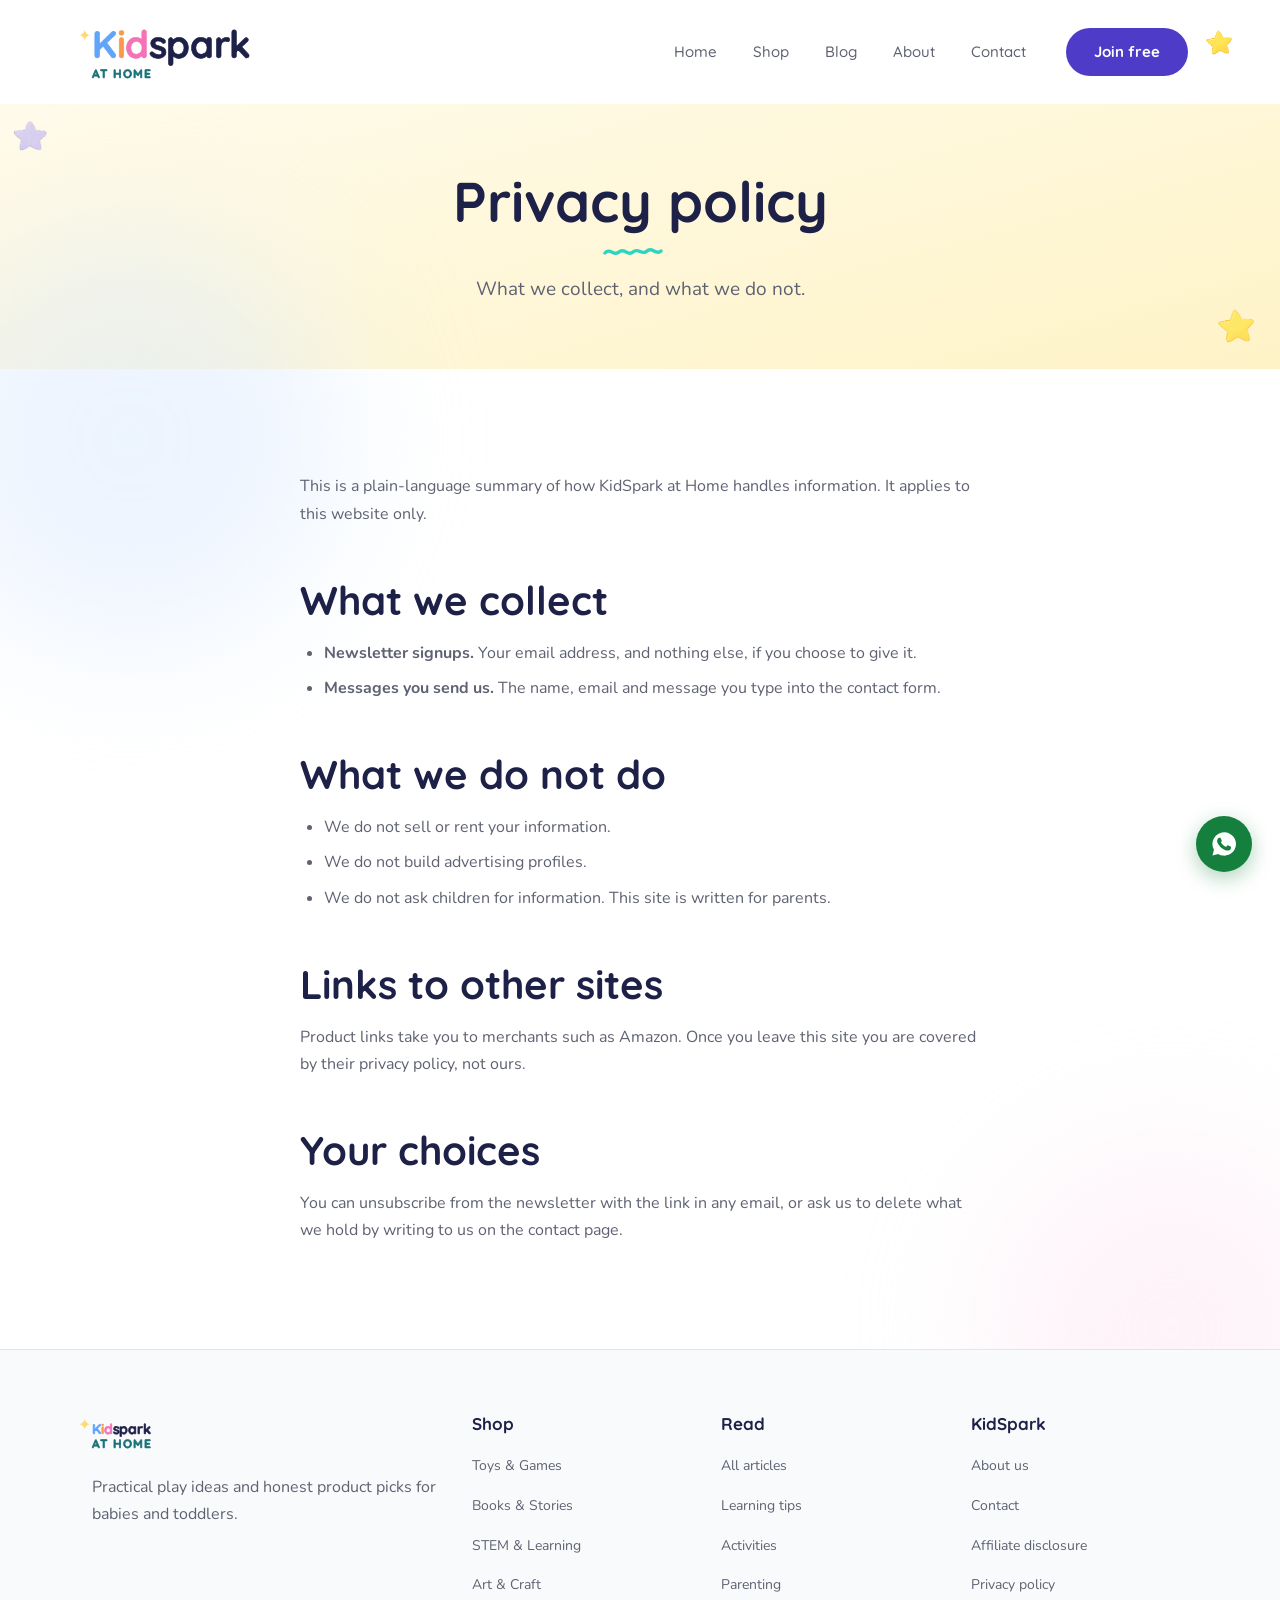
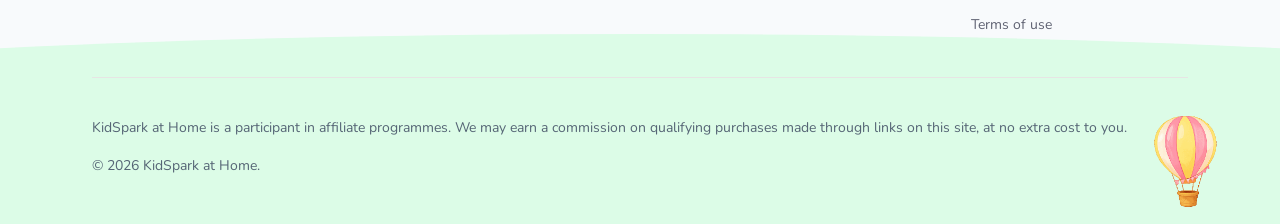
<file: privacy.html>
<!DOCTYPE html>
<html lang="en">
<head>
<meta charset="utf-8">
<meta name="viewport" content="width=device-width, initial-scale=1">
<title>Privacy policy — KidSpark at Home</title>
<meta name="description" content="What KidSpark at Home collects, and what it does not.">
<link rel="preconnect" href="https://fonts.googleapis.com">
<link rel="preconnect" href="https://fonts.gstatic.com" crossorigin>
<link href="https://fonts.googleapis.com/css2?family=Quicksand:wght@500;600;700&family=Nunito:ital,wght@0,400;0,500;0,600;0,700;0,800;1,400;1,600&display=swap" rel="stylesheet">
<link rel="stylesheet" href="assets/css/kidspark.css?v=9">
<script type="module" src="assets/js/app.js?v=9"></script>
</head>
<body>
<header class="ks-header"></header>

<main id="main">

  <section class="ks-pagehead">
    <div class="ks-wrap">
      <h1>Privacy policy</h1>
      <p class="ks-pagehead__sub">What we collect, and what we do not.</p>
    </div>
  </section>

  <section class="ks-section ks-wrap ks-atmos">
    <div class="ks-prose">
      <p>
        This is a plain-language summary of how KidSpark at Home handles
        information. It applies to this website only.
      </p>

      <h2>What we collect</h2>
      <ul>
        <li><strong>Newsletter signups.</strong> Your email address, and nothing else, if you choose to give it.</li>
        <li><strong>Messages you send us.</strong> The name, email and message you type into the contact form.</li>
      </ul>

      <h2>What we do not do</h2>
      <ul>
        <li>We do not sell or rent your information.</li>
        <li>We do not build advertising profiles.</li>
        <li>We do not ask children for information. This site is written for parents.</li>
      </ul>

      <h2>Links to other sites</h2>
      <p>
        Product links take you to merchants such as Amazon. Once you leave this
        site you are covered by their privacy policy, not ours.
      </p>

      <h2>Your choices</h2>
      <p>
        You can unsubscribe from the newsletter with the link in any email, or ask
        us to delete what we hold by writing to us on the
        <a href="contact.html">contact page</a>.
      </p>
    </div>
  </section>

</main>

<footer class="ks-footer"></footer>

</body>
</html>
</file>
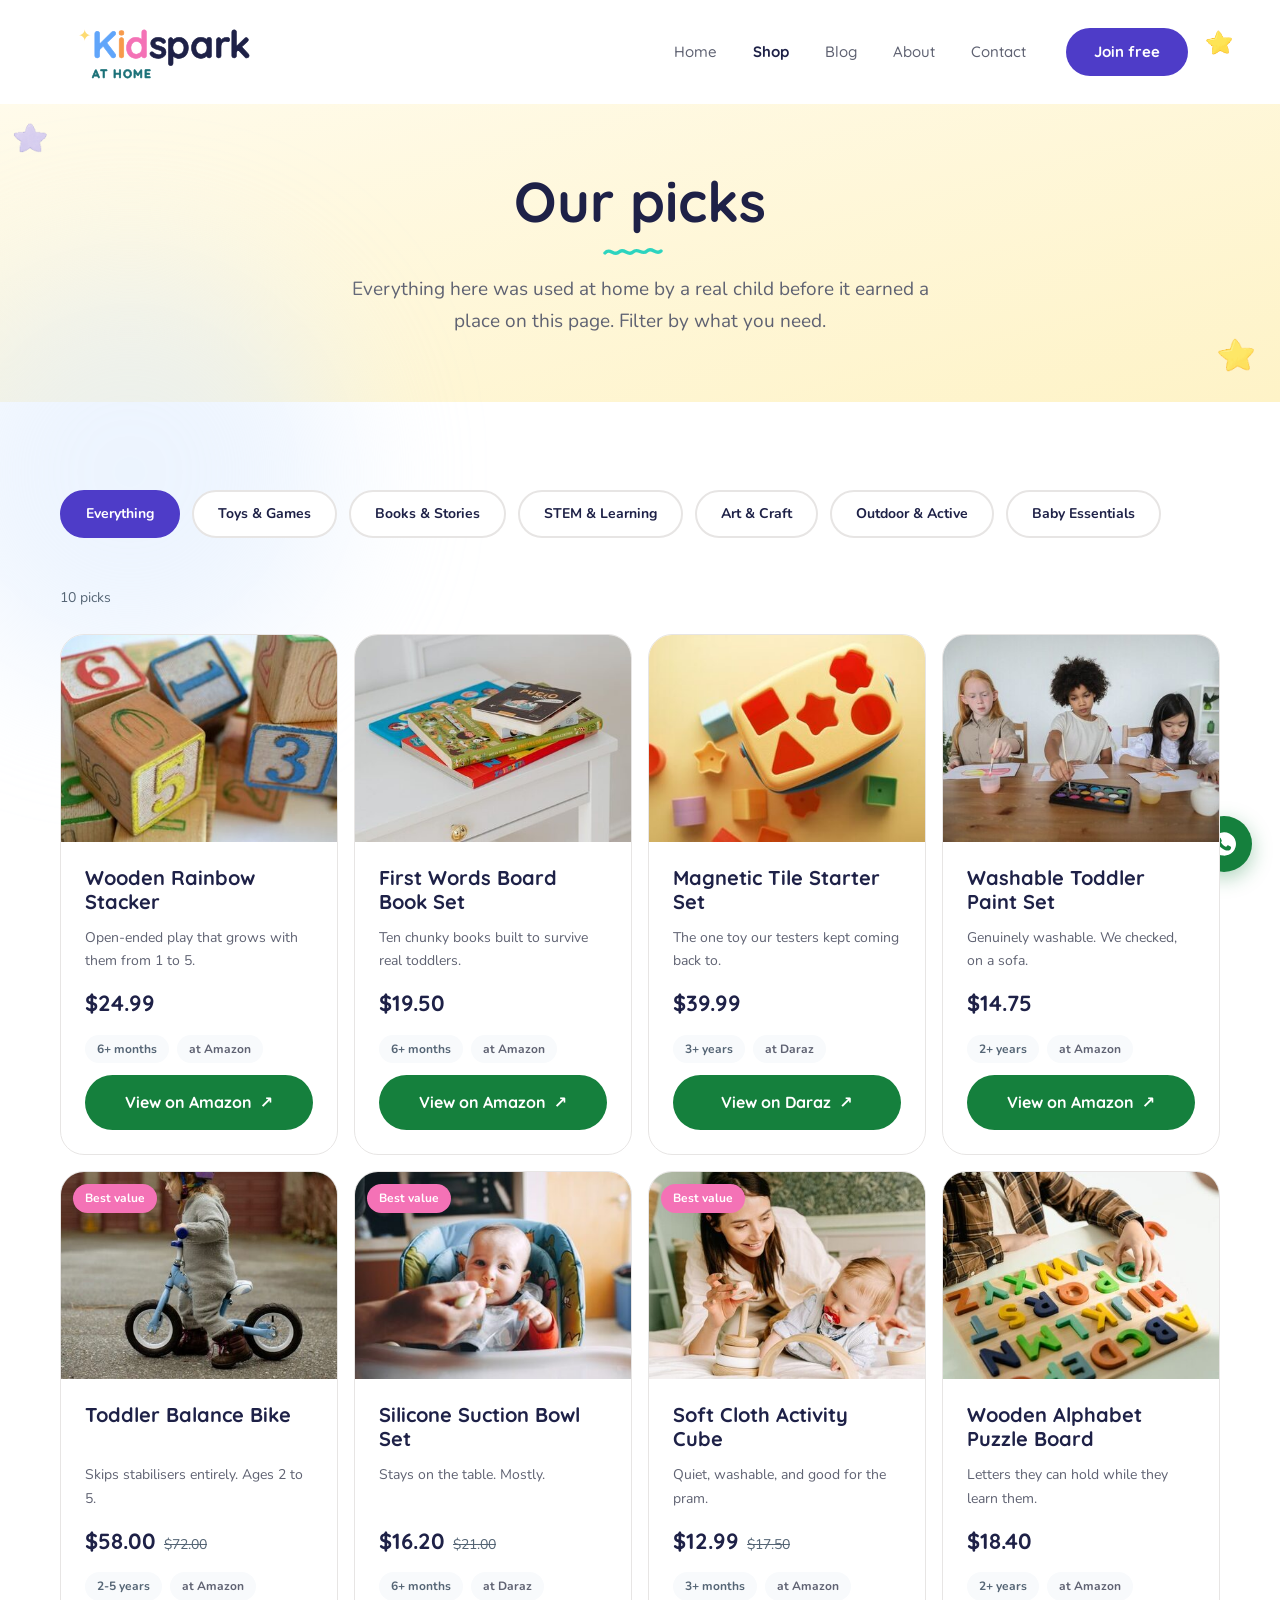
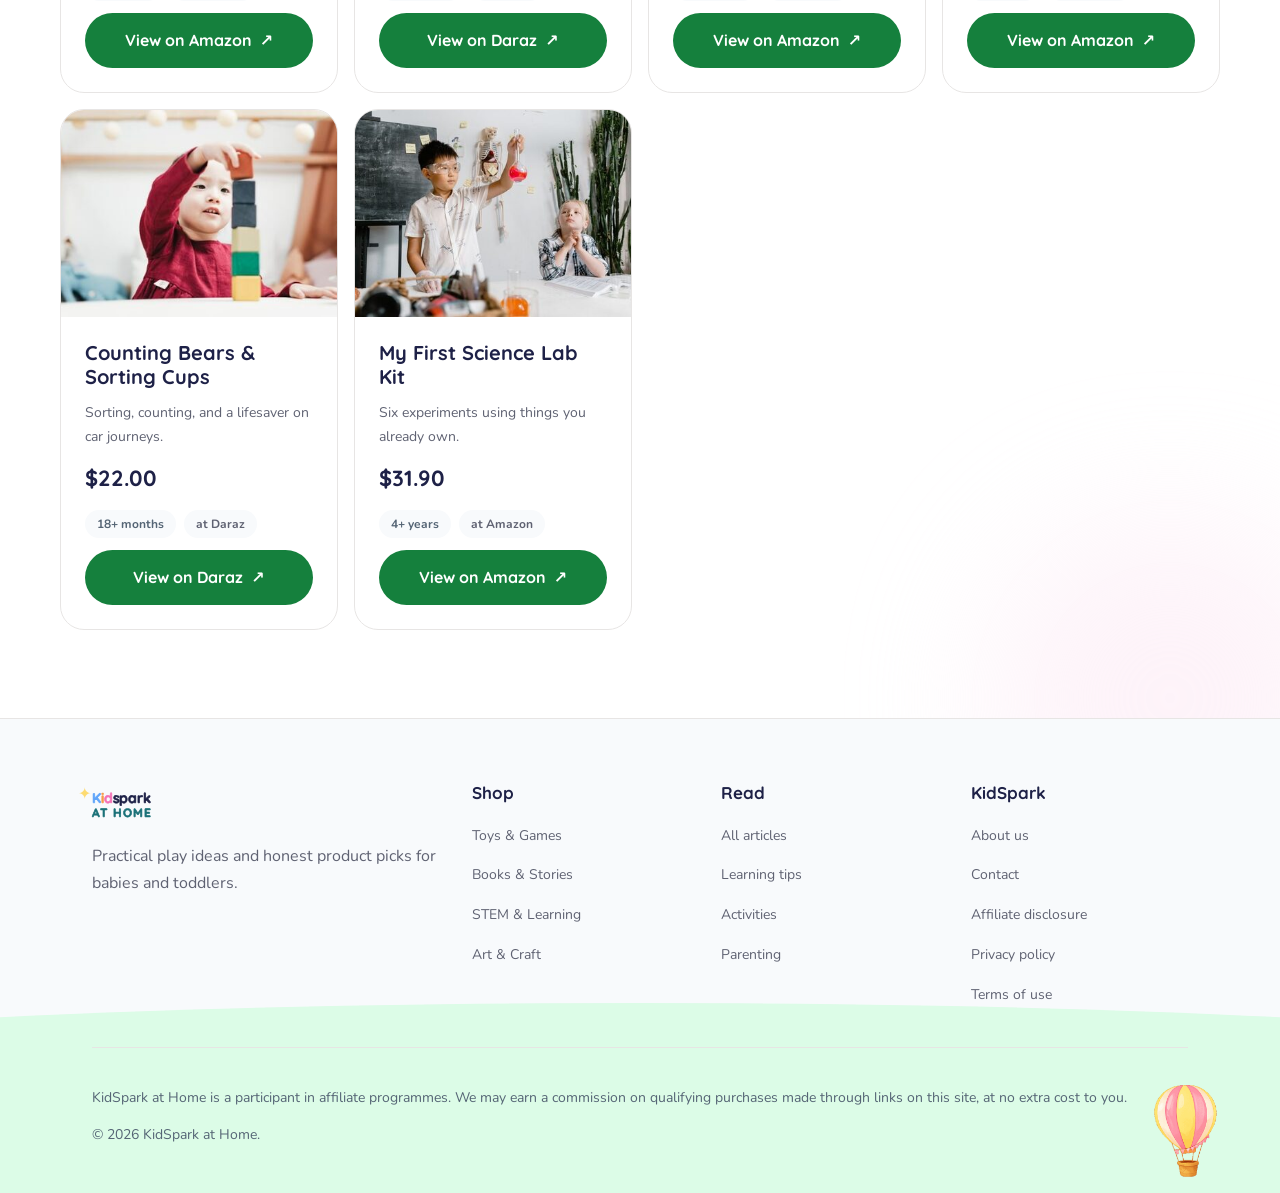
<file: shop.html>
<!DOCTYPE html>
<html lang="en">
<head>
<meta charset="utf-8">
<meta name="viewport" content="width=device-width, initial-scale=1">
<title>Shop our picks — KidSpark at Home</title>
<meta name="description" content="Every toy, book and learning kit we recommend, filtered by age and interest.">
<link rel="preconnect" href="https://fonts.googleapis.com">
<link rel="preconnect" href="https://fonts.gstatic.com" crossorigin>
<link href="https://fonts.googleapis.com/css2?family=Quicksand:wght@500;600;700&family=Nunito:ital,wght@0,400;0,500;0,600;0,700;0,800;1,400;1,600&display=swap" rel="stylesheet">
<link rel="stylesheet" href="assets/css/kidspark.css?v=9">
<script type="module" src="assets/js/app.js?v=9"></script>
</head>
<body>
<header class="ks-header"></header>

<main id="main">

  <section class="ks-pagehead">
    <div class="ks-wrap">
      <h1>Our picks</h1>
      <p class="ks-pagehead__sub">Everything here was used at home by a real child before it earned a place on this page. Filter by what you need.</p>
    </div>
  </section>

  <section class="ks-section ks-wrap ks-atmos">
    <div class="ks-chips" id="ks-shop-chips" role="group" aria-label="Filter by category"></div>
    <p class="ks-count" id="ks-shop-count" role="status"></p>
    <div class="ks-grid ks-grid--4 ks-reveal" id="ks-shop-grid"></div>
  </section>

</main>

<footer class="ks-footer"></footer>

</body>
</html>
</file>
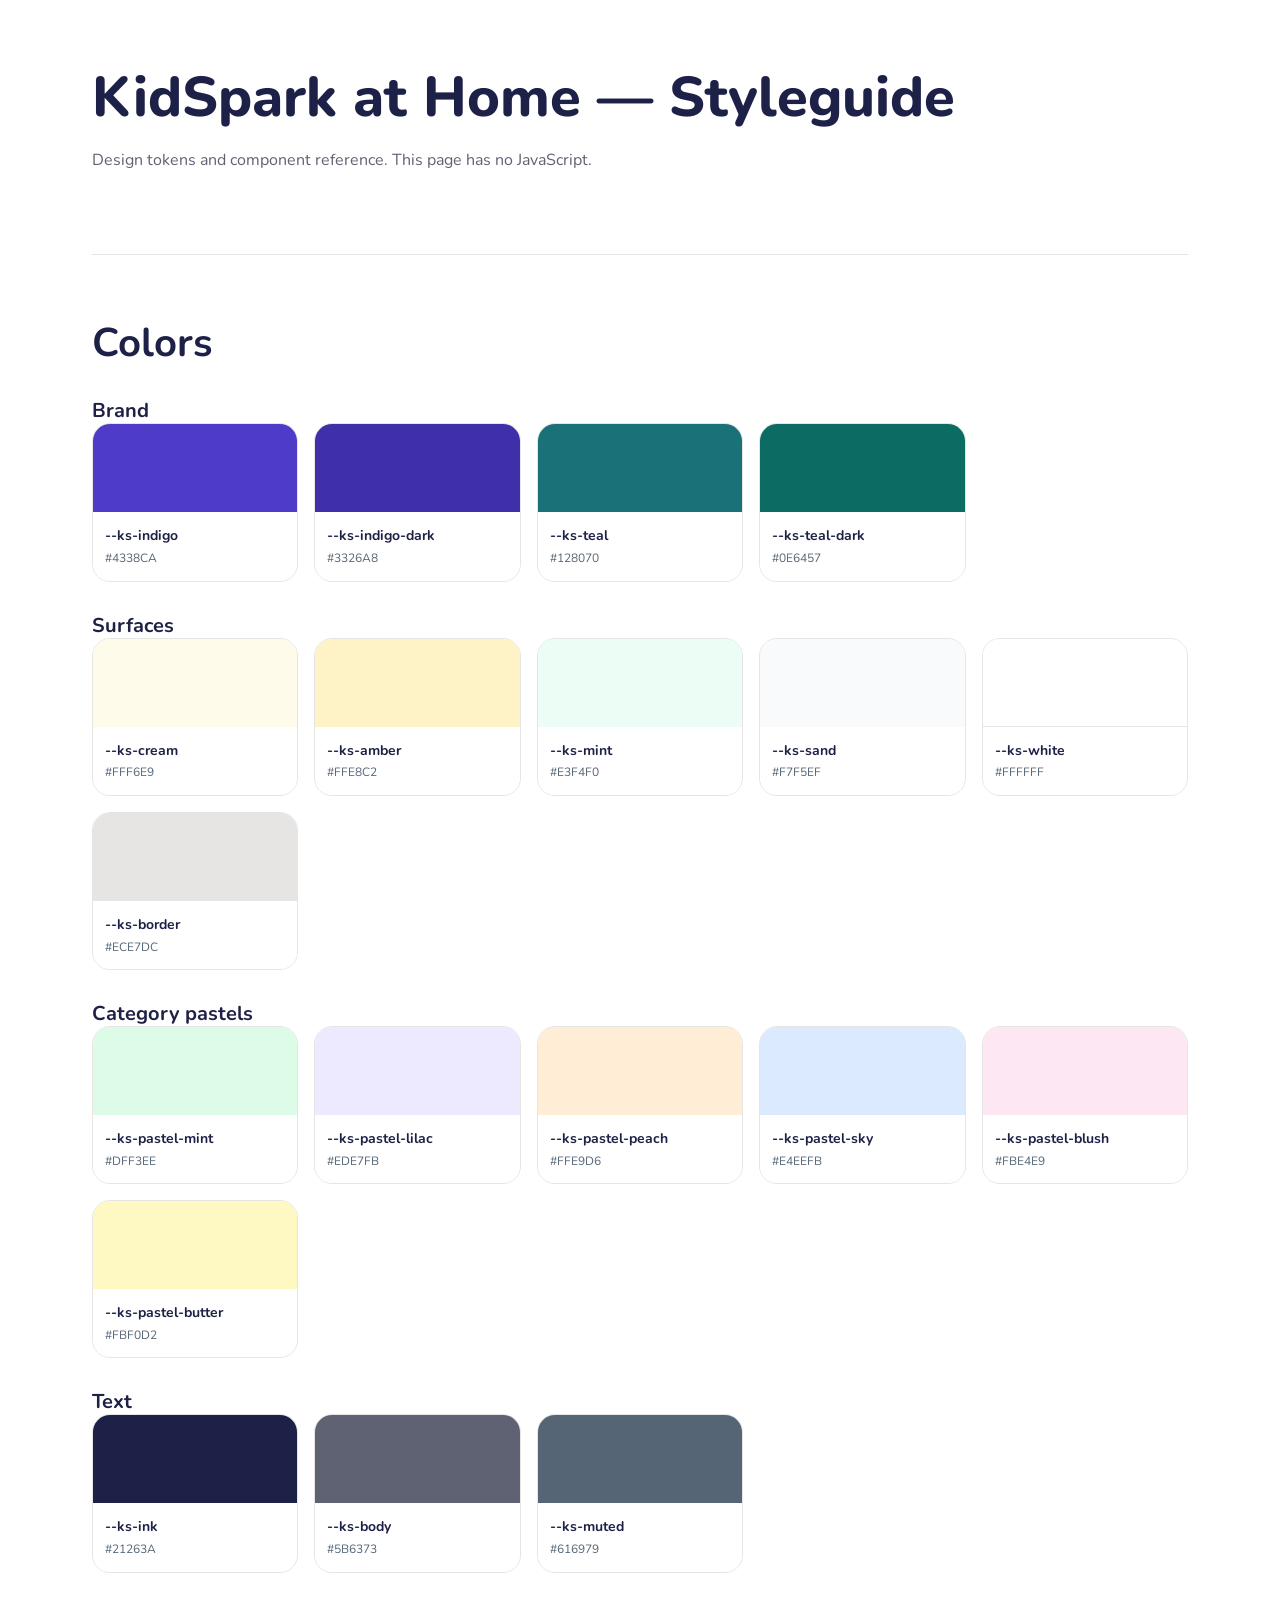
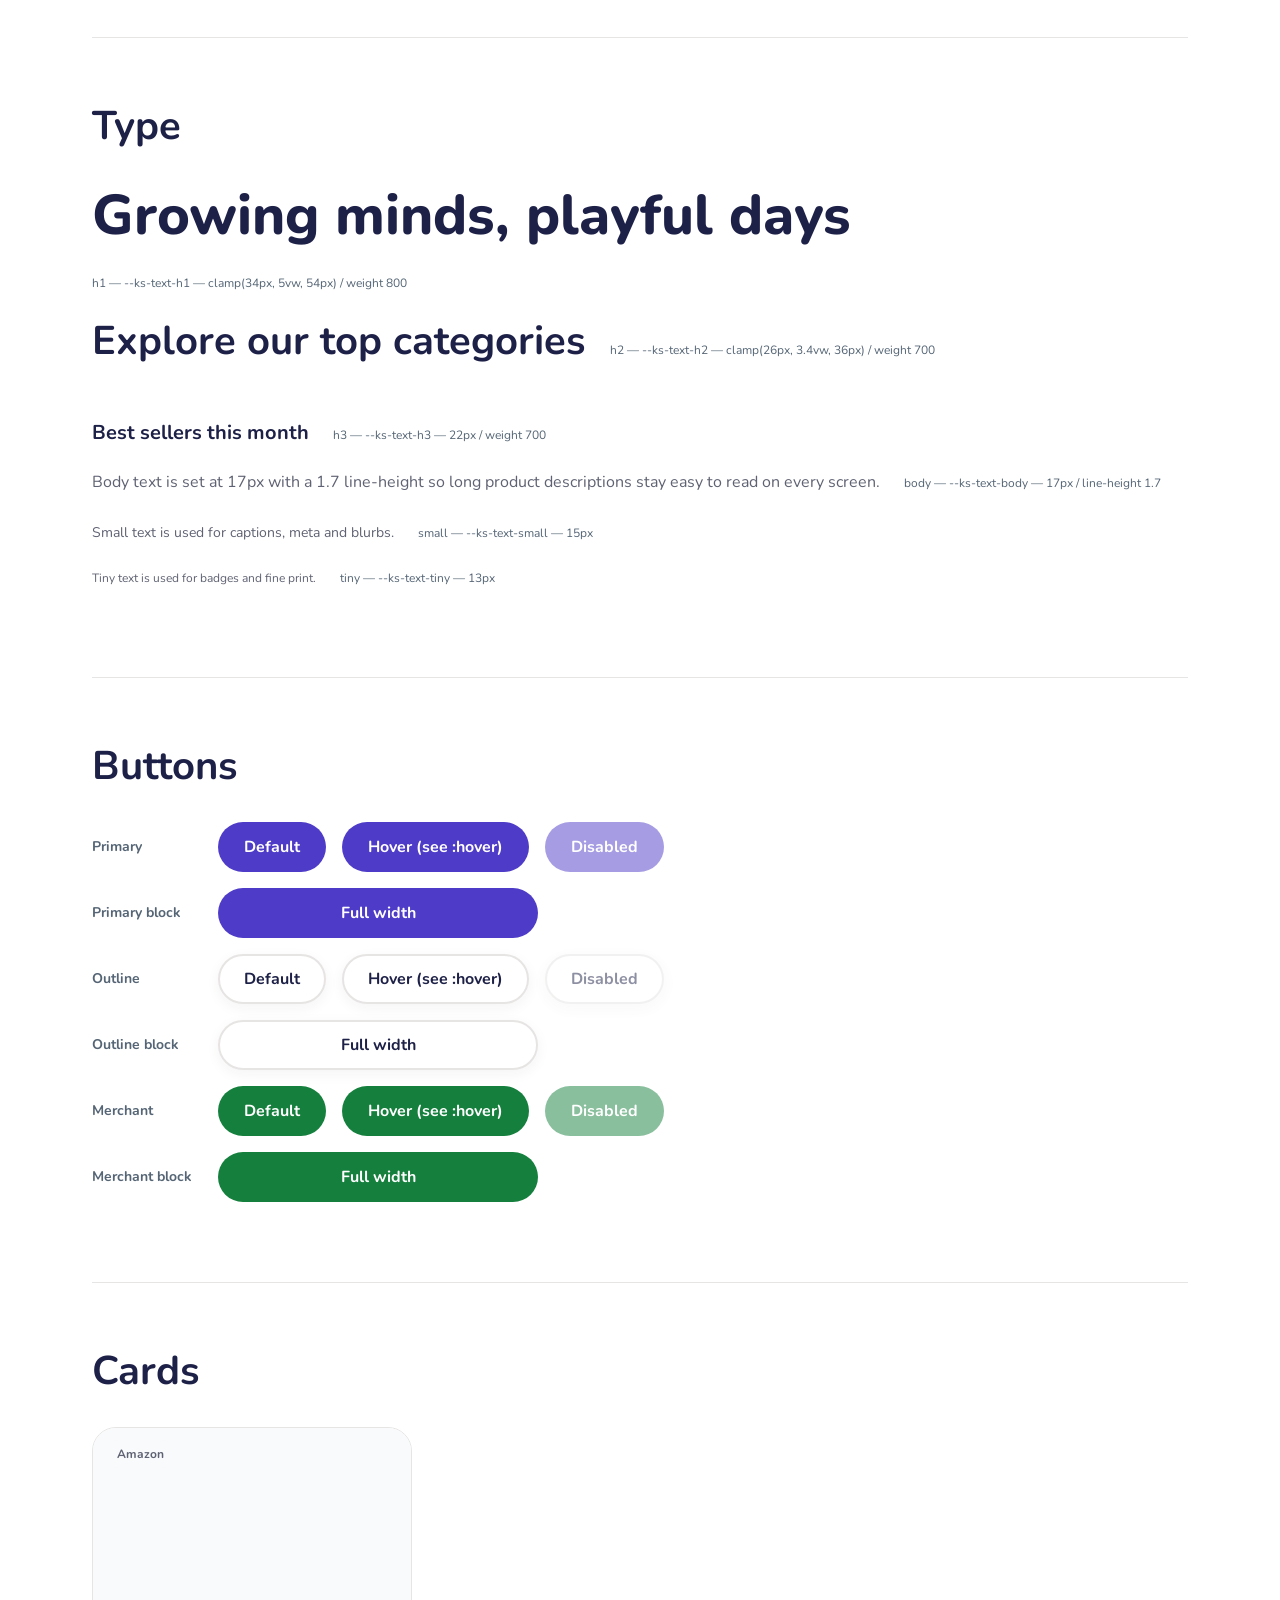
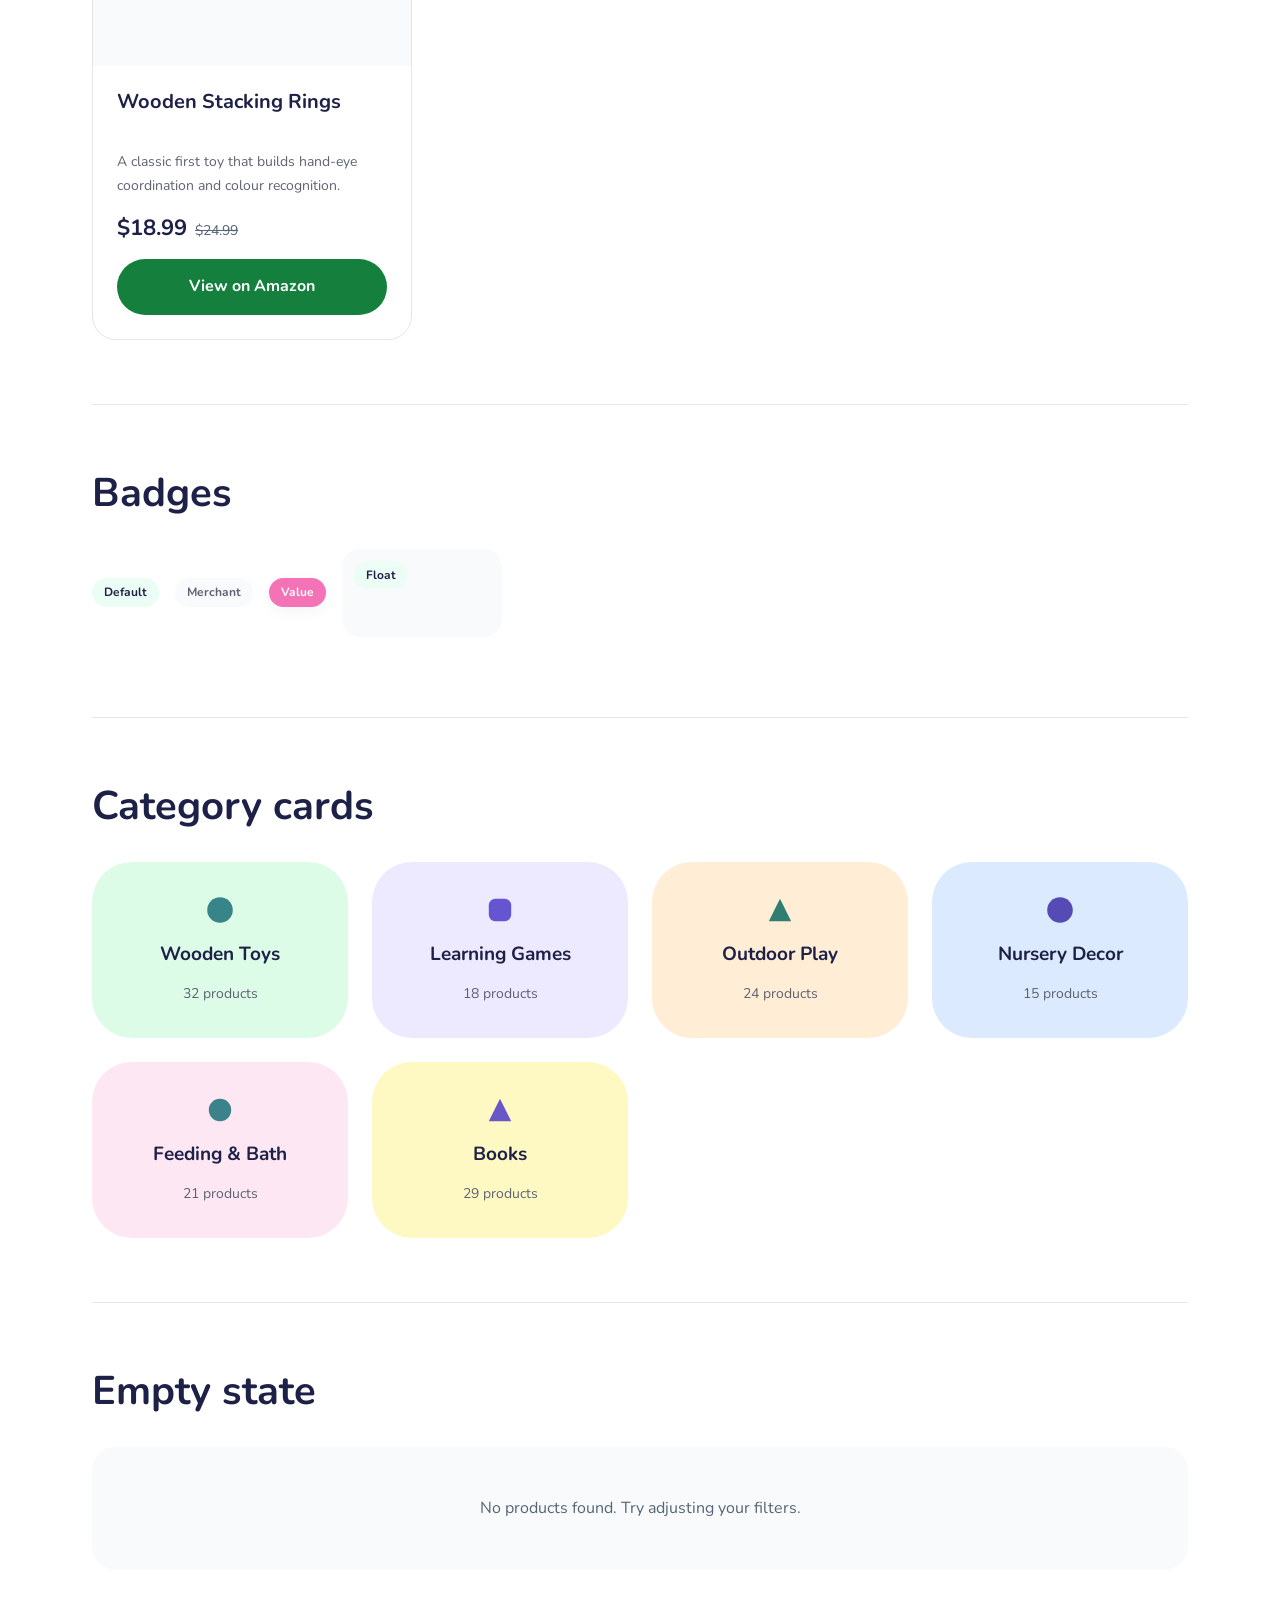
<file: styleguide.html>
<!DOCTYPE html>
<html lang="en">
<head>
<meta charset="utf-8">
<meta name="viewport" content="width=device-width, initial-scale=1">
<title>KidSpark at Home — Styleguide</title>
<link rel="preconnect" href="https://fonts.googleapis.com">
<link rel="preconnect" href="https://fonts.gstatic.com" crossorigin>
<link href="https://fonts.googleapis.com/css2?family=Baloo+2:wght@500;600;700;800&family=Nunito:ital,wght@0,400;0,500;0,600;0,700;0,800;1,400;1,600&display=swap" rel="stylesheet">
<link rel="stylesheet" href="assets/css/kidspark.css?v=7">
<style>
  .sg-section { padding: var(--ks-s8) 0; border-bottom: 1px solid var(--ks-border); }
  .sg-section:last-child { border-bottom: none; }
  .sg-section h2 { margin-bottom: var(--ks-s6); }
  .sg-grid { display: grid; grid-template-columns: repeat(auto-fill, minmax(180px, 1fr)); gap: var(--ks-s4); }
  .sg-swatch { border-radius: var(--ks-radius-img); border: 1px solid var(--ks-border); overflow: hidden; }
  .sg-swatch__fill { height: 88px; }
  .sg-swatch__label { padding: var(--ks-s3); background: var(--ks-white); }
  .sg-swatch__name { display: block; font-weight: 700; font-size: var(--ks-text-small); color: var(--ks-ink); }
  .sg-swatch__hex { display: block; font-size: var(--ks-text-tiny); color: var(--ks-muted); }
  .sg-type-row { display: flex; align-items: baseline; gap: var(--ks-s5); margin-bottom: var(--ks-s5); flex-wrap: wrap; }
  .sg-type-row .sg-type-meta { font-size: var(--ks-text-tiny); color: var(--ks-muted); white-space: nowrap; }
  .sg-row { display: flex; align-items: center; gap: var(--ks-s4); flex-wrap: wrap; margin-bottom: var(--ks-s4); }
  .sg-row-label { width: 110px; font-size: var(--ks-text-small); font-weight: 700; color: var(--ks-muted); }
  .sg-cards-grid { display: grid; grid-template-columns: repeat(auto-fill, minmax(220px, 1fr)); gap: var(--ks-s5); }
</style>
</head>
<body>
<div class="ks-wrap">

  <header class="sg-section">
    <h1>KidSpark at Home — Styleguide</h1>
    <p>Design tokens and component reference. This page has no JavaScript.</p>
  </header>

  <!-- 1. Colors -->
  <section class="sg-section" id="colors">
    <h2>Colors</h2>

    <h3>Brand</h3>
    <div class="sg-grid">
      <div class="sg-swatch">
        <div class="sg-swatch__fill" style="background: var(--ks-indigo);"></div>
        <div class="sg-swatch__label"><span class="sg-swatch__name">--ks-indigo</span><span class="sg-swatch__hex">#4338CA</span></div>
      </div>
      <div class="sg-swatch">
        <div class="sg-swatch__fill" style="background: var(--ks-indigo-dark);"></div>
        <div class="sg-swatch__label"><span class="sg-swatch__name">--ks-indigo-dark</span><span class="sg-swatch__hex">#3326A8</span></div>
      </div>
      <div class="sg-swatch">
        <div class="sg-swatch__fill" style="background: var(--ks-teal);"></div>
        <div class="sg-swatch__label"><span class="sg-swatch__name">--ks-teal</span><span class="sg-swatch__hex">#128070</span></div>
      </div>
      <div class="sg-swatch">
        <div class="sg-swatch__fill" style="background: var(--ks-teal-dark);"></div>
        <div class="sg-swatch__label"><span class="sg-swatch__name">--ks-teal-dark</span><span class="sg-swatch__hex">#0E6457</span></div>
      </div>
    </div>

    <h3 style="margin-top: var(--ks-s6);">Surfaces</h3>
    <div class="sg-grid">
      <div class="sg-swatch">
        <div class="sg-swatch__fill" style="background: var(--ks-cream);"></div>
        <div class="sg-swatch__label"><span class="sg-swatch__name">--ks-cream</span><span class="sg-swatch__hex">#FFF6E9</span></div>
      </div>
      <div class="sg-swatch">
        <div class="sg-swatch__fill" style="background: var(--ks-amber);"></div>
        <div class="sg-swatch__label"><span class="sg-swatch__name">--ks-amber</span><span class="sg-swatch__hex">#FFE8C2</span></div>
      </div>
      <div class="sg-swatch">
        <div class="sg-swatch__fill" style="background: var(--ks-mint);"></div>
        <div class="sg-swatch__label"><span class="sg-swatch__name">--ks-mint</span><span class="sg-swatch__hex">#E3F4F0</span></div>
      </div>
      <div class="sg-swatch">
        <div class="sg-swatch__fill" style="background: var(--ks-sand);"></div>
        <div class="sg-swatch__label"><span class="sg-swatch__name">--ks-sand</span><span class="sg-swatch__hex">#F7F5EF</span></div>
      </div>
      <div class="sg-swatch">
        <div class="sg-swatch__fill" style="background: var(--ks-white); border-bottom: 1px solid var(--ks-border);"></div>
        <div class="sg-swatch__label"><span class="sg-swatch__name">--ks-white</span><span class="sg-swatch__hex">#FFFFFF</span></div>
      </div>
      <div class="sg-swatch">
        <div class="sg-swatch__fill" style="background: var(--ks-border);"></div>
        <div class="sg-swatch__label"><span class="sg-swatch__name">--ks-border</span><span class="sg-swatch__hex">#ECE7DC</span></div>
      </div>
    </div>

    <h3 style="margin-top: var(--ks-s6);">Category pastels</h3>
    <div class="sg-grid">
      <div class="sg-swatch">
        <div class="sg-swatch__fill" style="background: var(--ks-pastel-mint);"></div>
        <div class="sg-swatch__label"><span class="sg-swatch__name">--ks-pastel-mint</span><span class="sg-swatch__hex">#DFF3EE</span></div>
      </div>
      <div class="sg-swatch">
        <div class="sg-swatch__fill" style="background: var(--ks-pastel-lilac);"></div>
        <div class="sg-swatch__label"><span class="sg-swatch__name">--ks-pastel-lilac</span><span class="sg-swatch__hex">#EDE7FB</span></div>
      </div>
      <div class="sg-swatch">
        <div class="sg-swatch__fill" style="background: var(--ks-pastel-peach);"></div>
        <div class="sg-swatch__label"><span class="sg-swatch__name">--ks-pastel-peach</span><span class="sg-swatch__hex">#FFE9D6</span></div>
      </div>
      <div class="sg-swatch">
        <div class="sg-swatch__fill" style="background: var(--ks-pastel-sky);"></div>
        <div class="sg-swatch__label"><span class="sg-swatch__name">--ks-pastel-sky</span><span class="sg-swatch__hex">#E4EEFB</span></div>
      </div>
      <div class="sg-swatch">
        <div class="sg-swatch__fill" style="background: var(--ks-pastel-blush);"></div>
        <div class="sg-swatch__label"><span class="sg-swatch__name">--ks-pastel-blush</span><span class="sg-swatch__hex">#FBE4E9</span></div>
      </div>
      <div class="sg-swatch">
        <div class="sg-swatch__fill" style="background: var(--ks-pastel-butter);"></div>
        <div class="sg-swatch__label"><span class="sg-swatch__name">--ks-pastel-butter</span><span class="sg-swatch__hex">#FBF0D2</span></div>
      </div>
    </div>

    <h3 style="margin-top: var(--ks-s6);">Text</h3>
    <div class="sg-grid">
      <div class="sg-swatch">
        <div class="sg-swatch__fill" style="background: var(--ks-ink);"></div>
        <div class="sg-swatch__label"><span class="sg-swatch__name">--ks-ink</span><span class="sg-swatch__hex">#21263A</span></div>
      </div>
      <div class="sg-swatch">
        <div class="sg-swatch__fill" style="background: var(--ks-body);"></div>
        <div class="sg-swatch__label"><span class="sg-swatch__name">--ks-body</span><span class="sg-swatch__hex">#5B6373</span></div>
      </div>
      <div class="sg-swatch">
        <div class="sg-swatch__fill" style="background: var(--ks-muted);"></div>
        <div class="sg-swatch__label"><span class="sg-swatch__name">--ks-muted</span><span class="sg-swatch__hex">#616979</span></div>
      </div>
    </div>
  </section>

  <!-- 2. Type -->
  <section class="sg-section" id="type">
    <h2>Type</h2>

    <div class="sg-type-row">
      <h1>Growing minds, playful days</h1>
      <span class="sg-type-meta">h1 — --ks-text-h1 — clamp(34px, 5vw, 54px) / weight 800</span>
    </div>
    <div class="sg-type-row">
      <h2>Explore our top categories</h2>
      <span class="sg-type-meta">h2 — --ks-text-h2 — clamp(26px, 3.4vw, 36px) / weight 700</span>
    </div>
    <div class="sg-type-row">
      <h3>Best sellers this month</h3>
      <span class="sg-type-meta">h3 — --ks-text-h3 — 22px / weight 700</span>
    </div>
    <div class="sg-type-row">
      <p style="margin:0; font-size: var(--ks-text-body);">Body text is set at 17px with a 1.7 line-height so long product descriptions stay easy to read on every screen.</p>
      <span class="sg-type-meta">body — --ks-text-body — 17px / line-height 1.7</span>
    </div>
    <div class="sg-type-row">
      <p style="margin:0; font-size: var(--ks-text-small);">Small text is used for captions, meta and blurbs.</p>
      <span class="sg-type-meta">small — --ks-text-small — 15px</span>
    </div>
    <div class="sg-type-row">
      <p style="margin:0; font-size: var(--ks-text-tiny);">Tiny text is used for badges and fine print.</p>
      <span class="sg-type-meta">tiny — --ks-text-tiny — 13px</span>
    </div>
  </section>

  <!-- 3. Buttons -->
  <section class="sg-section" id="buttons">
    <h2>Buttons</h2>

    <div class="sg-row">
      <span class="sg-row-label">Primary</span>
      <button class="ks-btn ks-btn--primary">Default</button>
      <button class="ks-btn ks-btn--primary">Hover (see :hover)</button>
      <button class="ks-btn ks-btn--primary" disabled>Disabled</button>
    </div>
    <div class="sg-row">
      <span class="sg-row-label">Primary block</span>
      <div style="flex: 1 1 260px; max-width: 320px;">
        <button class="ks-btn ks-btn--primary ks-btn--block">Full width</button>
      </div>
    </div>

    <div class="sg-row">
      <span class="sg-row-label">Outline</span>
      <button class="ks-btn ks-btn--outline">Default</button>
      <button class="ks-btn ks-btn--outline">Hover (see :hover)</button>
      <button class="ks-btn ks-btn--outline" disabled>Disabled</button>
    </div>
    <div class="sg-row">
      <span class="sg-row-label">Outline block</span>
      <div style="flex: 1 1 260px; max-width: 320px;">
        <button class="ks-btn ks-btn--outline ks-btn--block">Full width</button>
      </div>
    </div>

    <div class="sg-row">
      <span class="sg-row-label">Merchant</span>
      <button class="ks-btn ks-btn--merchant">Default</button>
      <button class="ks-btn ks-btn--merchant">Hover (see :hover)</button>
      <button class="ks-btn ks-btn--merchant" disabled>Disabled</button>
    </div>
    <div class="sg-row">
      <span class="sg-row-label">Merchant block</span>
      <div style="flex: 1 1 260px; max-width: 320px;">
        <button class="ks-btn ks-btn--merchant ks-btn--block">Full width</button>
      </div>
    </div>
    <p class="ks-sr-only">Note: hover states shown above are exercised by moving a real pointer over the "Hover" buttons; :hover cannot be captured as a static state without JS, so it is documented here — Primary hovers to --ks-indigo-dark, Outline hovers to an --ks-indigo border/text, Merchant hovers to --ks-teal-dark.</p>
  </section>

  <!-- 4. Cards -->
  <section class="sg-section" id="cards">
    <h2>Cards</h2>
    <div style="max-width: 320px;">
      <article class="ks-card">
        <div class="ks-card__media">
          <span class="ks-badge ks-badge--merchant ks-badge--float">Amazon</span>
        </div>
        <div class="ks-card__body">
          <h3 class="ks-card__title">Wooden Stacking Rings</h3>
          <p class="ks-card__blurb">A classic first toy that builds hand-eye coordination and colour recognition.</p>
          <div class="ks-card__foot">
            <div class="ks-price">
              <span class="ks-price__now">$18.99</span>
              <span class="ks-price__was">$24.99</span>
            </div>
            <a class="ks-btn ks-btn--merchant ks-btn--block" href="#">View on Amazon</a>
          </div>
        </div>
      </article>
    </div>
  </section>

  <!-- 5. Badges -->
  <section class="sg-section" id="badges">
    <h2>Badges</h2>
    <div class="sg-row">
      <span class="ks-badge">Default</span>
      <span class="ks-badge ks-badge--merchant">Merchant</span>
      <span class="ks-badge ks-badge--value">Value</span>
      <span style="position: relative; display: inline-block; width: 160px; height: 88px; background: var(--ks-sand); border-radius: var(--ks-radius-img);">
        <span class="ks-badge ks-badge--float">Float</span>
      </span>
    </div>
  </section>

  <!-- 6. Category cards -->
  <section class="sg-section" id="category-cards">
    <h2>Category cards</h2>
    <div class="sg-cards-grid">
      <div class="ks-cat-card ks-cat-card--mint">
        <svg class="ks-cat-card__icon" viewBox="0 0 40 40" fill="none" xmlns="http://www.w3.org/2000/svg" aria-hidden="true">
          <circle cx="20" cy="20" r="16" fill="var(--ks-teal)"/>
        </svg>
        <span class="ks-cat-card__name">Wooden Toys</span>
        <span class="ks-cat-card__count">32 products</span>
      </div>
      <div class="ks-cat-card ks-cat-card--lilac">
        <svg class="ks-cat-card__icon" viewBox="0 0 40 40" fill="none" xmlns="http://www.w3.org/2000/svg" aria-hidden="true">
          <rect x="6" y="6" width="28" height="28" rx="8" fill="var(--ks-indigo)"/>
        </svg>
        <span class="ks-cat-card__name">Learning Games</span>
        <span class="ks-cat-card__count">18 products</span>
      </div>
      <div class="ks-cat-card ks-cat-card--peach">
        <svg class="ks-cat-card__icon" viewBox="0 0 40 40" fill="none" xmlns="http://www.w3.org/2000/svg" aria-hidden="true">
          <polygon points="20,6 34,34 6,34" fill="var(--ks-teal-dark)"/>
        </svg>
        <span class="ks-cat-card__name">Outdoor Play</span>
        <span class="ks-cat-card__count">24 products</span>
      </div>
      <div class="ks-cat-card ks-cat-card--sky">
        <svg class="ks-cat-card__icon" viewBox="0 0 40 40" fill="none" xmlns="http://www.w3.org/2000/svg" aria-hidden="true">
          <circle cx="20" cy="20" r="16" fill="var(--ks-indigo-dark)"/>
        </svg>
        <span class="ks-cat-card__name">Nursery Decor</span>
        <span class="ks-cat-card__count">15 products</span>
      </div>
      <div class="ks-cat-card ks-cat-card--blush">
        <svg class="ks-cat-card__icon" viewBox="0 0 40 40" fill="none" xmlns="http://www.w3.org/2000/svg" aria-hidden="true">
          <rect x="6" y="6" width="28" height="28" rx="14" fill="var(--ks-teal)"/>
        </svg>
        <span class="ks-cat-card__name">Feeding &amp; Bath</span>
        <span class="ks-cat-card__count">21 products</span>
      </div>
      <div class="ks-cat-card ks-cat-card--butter">
        <svg class="ks-cat-card__icon" viewBox="0 0 40 40" fill="none" xmlns="http://www.w3.org/2000/svg" aria-hidden="true">
          <polygon points="20,6 34,34 6,34" fill="var(--ks-indigo)"/>
        </svg>
        <span class="ks-cat-card__name">Books</span>
        <span class="ks-cat-card__count">29 products</span>
      </div>
    </div>
  </section>

  <!-- 7. Empty state -->
  <section class="sg-section" id="empty-state">
    <h2>Empty state</h2>
    <div class="ks-empty">
      <p style="margin:0;">No products found. Try adjusting your filters.</p>
    </div>
  </section>

</div>
</body>
</html>
</file>
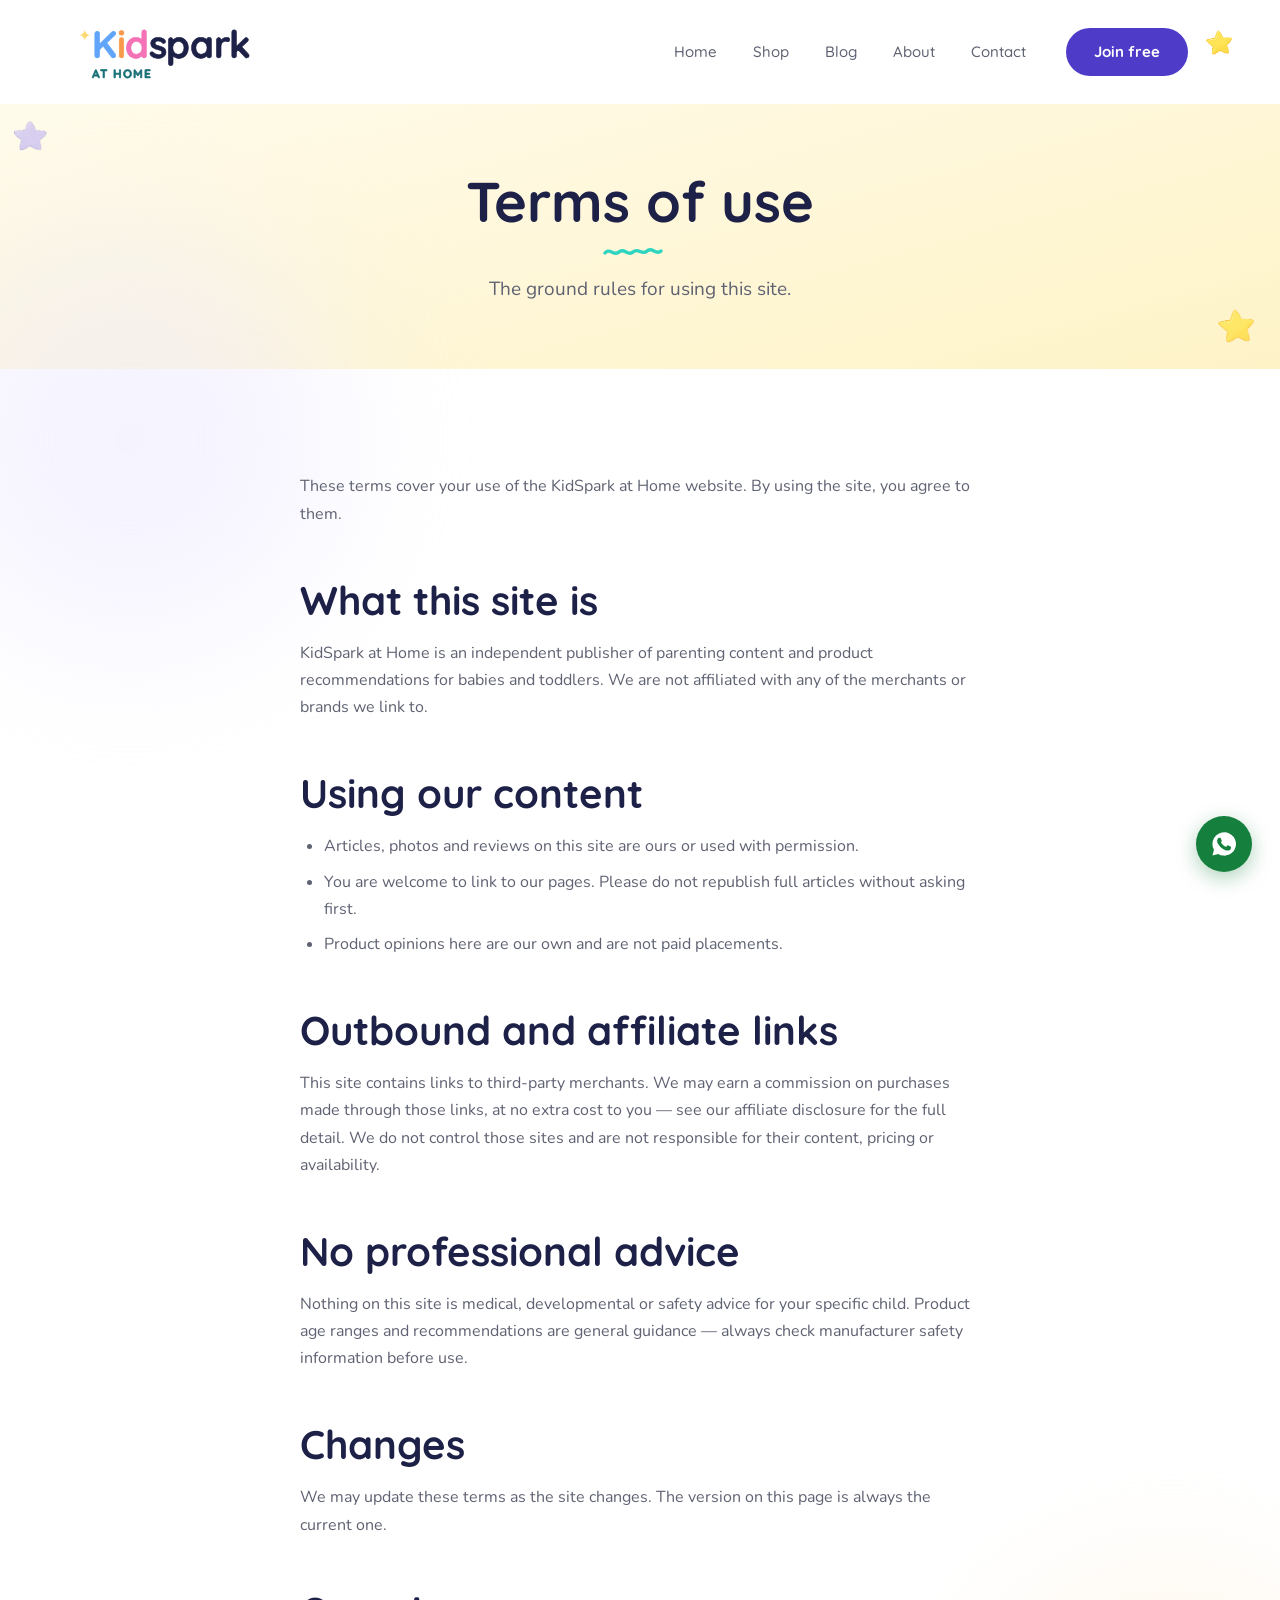
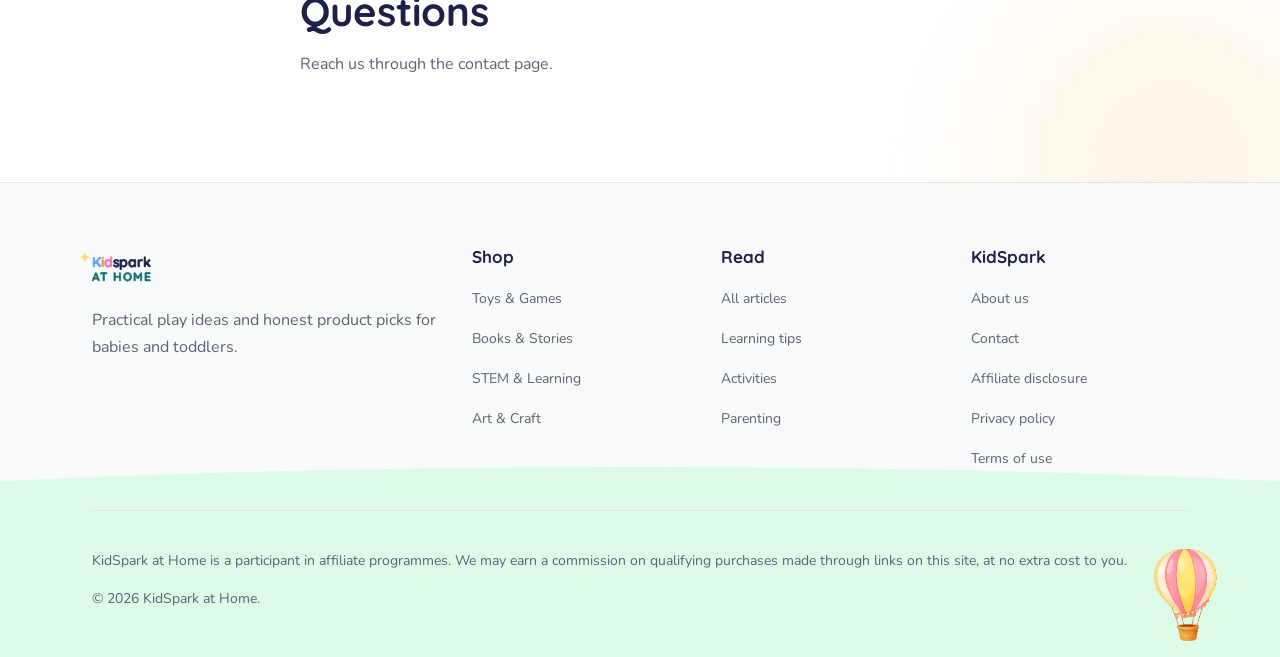
<file: terms.html>
<!DOCTYPE html>
<html lang="en">
<head>
<meta charset="utf-8">
<meta name="viewport" content="width=device-width, initial-scale=1">
<title>Terms of use — KidSpark at Home</title>
<meta name="description" content="The terms for using the KidSpark at Home website.">
<link rel="preconnect" href="https://fonts.googleapis.com">
<link rel="preconnect" href="https://fonts.gstatic.com" crossorigin>
<link href="https://fonts.googleapis.com/css2?family=Quicksand:wght@500;600;700&family=Nunito:ital,wght@0,400;0,500;0,600;0,700;0,800;1,400;1,600&display=swap" rel="stylesheet">
<link rel="stylesheet" href="assets/css/kidspark.css?v=9">
<script type="module" src="assets/js/app.js?v=9"></script>
</head>
<body>
<header class="ks-header"></header>

<main id="main">

  <section class="ks-pagehead">
    <div class="ks-wrap">
      <h1>Terms of use</h1>
      <p class="ks-pagehead__sub">The ground rules for using this site.</p>
    </div>
  </section>

  <section class="ks-section ks-wrap ks-atmos ks-atmos--cool">
    <div class="ks-prose">
      <p>
        These terms cover your use of the KidSpark at Home website. By using
        the site, you agree to them.
      </p>

      <h2>What this site is</h2>
      <p>
        KidSpark at Home is an independent publisher of parenting content and
        product recommendations for babies and toddlers. We are not affiliated
        with any of the merchants or brands we link to.
      </p>

      <h2>Using our content</h2>
      <ul>
        <li>Articles, photos and reviews on this site are ours or used with permission.</li>
        <li>You are welcome to link to our pages. Please do not republish full articles without asking first.</li>
        <li>Product opinions here are our own and are not paid placements.</li>
      </ul>

      <h2>Outbound and affiliate links</h2>
      <p>
        This site contains links to third-party merchants. We may earn a
        commission on purchases made through those links, at no extra cost to
        you — see our <a href="disclosure.html">affiliate disclosure</a> for
        the full detail. We do not control those sites and are not responsible
        for their content, pricing or availability.
      </p>

      <h2>No professional advice</h2>
      <p>
        Nothing on this site is medical, developmental or safety advice for
        your specific child. Product age ranges and recommendations are
        general guidance — always check manufacturer safety information
        before use.
      </p>

      <h2>Changes</h2>
      <p>
        We may update these terms as the site changes. The version on this
        page is always the current one.
      </p>

      <h2>Questions</h2>
      <p>
        Reach us through the <a href="contact.html">contact page</a>.
      </p>
    </div>
  </section>

</main>

<footer class="ks-footer"></footer>

</body>
</html>
</file>
<file: assets/css/kidspark.css>
:root {
  /* Brand */
  --ks-indigo:       #4E3CC8;
  --ks-indigo-dark:  #3F2FA8;

  /* External CTA green. Spec called for #22C55E, but white text on it is
     2.28:1 — unreadable. Darkened to the nearest shade that clears 4.5:1
     while keeping the same friendly green read. */
  --ks-green:        #15803D;
  --ks-green-dark:   #126334;
  --ks-green-bright: #22C55E;  /* decorative use only, never behind text */

  /* Teal accent for overlines and squiggles. Spec #0D9488 is 3.74:1 as
     text; deepened to clear 4.5:1 on white and on the pale panels. */
  --ks-teal:         #1B7178;
  --ks-teal-bright:  #248487;  /* large headline text only (4.4:1) */
  --ks-teal-dark:    #0C6B63;

  /* Surfaces */
  --ks-cream:  #FFFBEB;
  --ks-amber:  #FEF3C7;
  --ks-mint:   #ECFDF5;
  --ks-sand:   #F8FAFC;
  --ks-white:  #FFFFFF;
  --ks-haze:   #F2F5FE;  /* faint lavender cloud shapes behind the hero */
  --ks-border: #E7E5E4;

  /* Category pastels */
  --ks-pastel-mint:   #DCFCE7;
  --ks-pastel-lilac:  #EDE9FE;
  --ks-pastel-peach:  #FFEDD5;
  --ks-pastel-sky:    #DBEAFE;
  --ks-pastel-blush:  #FCE7F3;
  --ks-pastel-butter: #FEF9C3;

  /* Text */
  --ks-ink:   #1E2147;
  --ks-body:  #5F6272;
  --ks-muted: #556575;  /* spec #64748B failed 4.5:1 on pastels; nearest passing slate */

  /* Functional */
  --ks-error:    #B3261E;
  --ks-whatsapp: #22C55E;

  /* Toybox — decorative illustration only. */
  --ks-toy-red:    #F4726B;
  --ks-toy-orange: #F79A4B;
  --ks-toy-yellow: #FDDB72;
  --ks-toy-green:  #4ADE80;
  --ks-toy-teal:   #2DD4BF;
  --ks-toy-blue:   #60A5FA;
  --ks-toy-purple: #A78BFA;
  --ks-toy-pink:   #F472B6;
  --ks-toy-brown:  #C98A5E;
  --ks-toy-ink:    #1E2147;

  /* Type */
  --ks-font-head: 'Quicksand', 'Nunito', system-ui, sans-serif;
  --ks-font-body: 'Nunito', system-ui, sans-serif;
  --ks-text-h1:    clamp(36px, 4.6vw, 56px);
  --ks-text-h2:    clamp(28px, 3.4vw, 40px);
  --ks-text-h3:    20px;
  --ks-text-body:  16px;
  --ks-text-small: 14px;
  --ks-text-tiny:  12px;
  --ks-leading:    1.7;

  /* Space — 4px base */
  --ks-s1: 4px;   --ks-s2: 8px;   --ks-s3: 12px;  --ks-s4: 16px;
  --ks-s5: 24px;  --ks-s6: 32px;  --ks-s7: 48px;  --ks-s8: 64px;
  --ks-s9: 88px;

  /* Shape */
  --ks-radius-card:  24px;
  --ks-radius-panel: 48px;
  --ks-radius-cat:   40px;
  --ks-radius-img:   18px;
  --ks-radius-pill:  9999px;

  --ks-shadow-sm: 0 4px 14px rgba(30, 41, 59, 0.05);
  --ks-shadow-md: 0 10px 28px rgba(30, 41, 59, 0.08);
  --ks-shadow-lg: 0 18px 44px rgba(30, 41, 59, 0.10);

  /* Layout */
  --ks-container: 1160px;
  --ks-gutter: 32px;

  --ks-tap: 48px;
  --ks-ease: cubic-bezier(.22,.61,.36,1);

  --ks-wave: url("data:image/svg+xml,%3Csvg xmlns='http://www.w3.org/2000/svg' viewBox='0 0 74 10'%3E%3Cpath d='M2 6c5-6 9 4 14-1s9 5 14 0 9 4 14-1 9 5 14 0' fill='none' stroke='%23000' stroke-width='3.4' stroke-linecap='round'/%3E%3C/svg%3E");
}

*, *::before, *::after { box-sizing: border-box; }
html, body { margin: 0; padding: 0; }

body {
  font-family: var(--ks-font-body);
  font-size: var(--ks-text-body);
  line-height: var(--ks-leading);
  color: var(--ks-body);
  background: var(--ks-white);
  -webkit-font-smoothing: antialiased;
}

h1, h2, h3, h4, h5, h6 {
  font-family: var(--ks-font-head);
  color: var(--ks-ink);
  line-height: 1.2;
  margin: 0;
}
h1 { font-size: var(--ks-text-h1); font-weight: 800; }
h2 { font-size: var(--ks-text-h2); font-weight: 700; }
h3 { font-size: var(--ks-text-h3); font-weight: 700; }

a { color: inherit; text-decoration: none; }
img { max-width: 100%; height: auto; display: block; }
::selection { background: var(--ks-amber); }

:focus-visible {
  outline: 3px solid var(--ks-indigo);
  outline-offset: 3px;
  border-radius: var(--ks-s1);
}

.ks-wrap {
  max-width: var(--ks-container);
  margin: 0 auto;
  padding: 0 var(--ks-gutter);
}

.ks-sr-only {
  position: absolute; width: 1px; height: 1px;
  padding: 0; margin: -1px; overflow: hidden;
  clip: rect(0 0 0 0); white-space: nowrap; border: 0;
}

/* ---------- Buttons: three variants, one shape ---------- */

.ks-btn {
  display: inline-flex; align-items: center; justify-content: center;
  gap: var(--ks-s2);
  min-height: var(--ks-tap);
  padding: var(--ks-s3) var(--ks-s5);
  border-radius: var(--ks-radius-pill);
  font-family: var(--ks-font-body);
  font-size: var(--ks-text-body);
  font-weight: 700;
  border: 2px solid transparent;
  cursor: pointer;
  transition: background-color .2s var(--ks-ease),
              border-color .2s var(--ks-ease),
              color .2s var(--ks-ease),
              transform .2s var(--ks-ease);
}
.ks-btn:active { transform: translateY(1px); }
.ks-btn:disabled { opacity: .5; cursor: not-allowed; transform: none; }

.ks-btn--primary { background: var(--ks-indigo); color: var(--ks-white); }
.ks-btn--primary:hover:not(:disabled) { background: var(--ks-indigo-dark); }

.ks-btn--outline {
  background: transparent; color: var(--ks-ink);
  border-color: var(--ks-border);
}
.ks-btn--outline:hover:not(:disabled) {
  border-color: var(--ks-indigo); color: var(--ks-indigo);
}

/* Merchant = outbound affiliate links ONLY. Never used elsewhere. */
.ks-btn--merchant { background: var(--ks-green); color: var(--ks-white); }
.ks-btn--merchant:hover:not(:disabled) { background: var(--ks-green-dark); }

.ks-btn--block { width: 100%; }

/* ---------- Cards ---------- */

.ks-card {
  background: var(--ks-white);
  border: 1px solid var(--ks-border);
  border-radius: var(--ks-radius-card);
  overflow: hidden;
  display: flex; flex-direction: column;
  transition: box-shadow .25s var(--ks-ease), transform .25s var(--ks-ease);
}
.ks-card:hover { box-shadow: var(--ks-shadow-md); transform: translateY(-3px); }
.ks-card__media { position: relative; aspect-ratio: 4 / 3; background: var(--ks-sand); }
.ks-card__media img { width: 100%; height: 100%; object-fit: cover; }
.ks-card__body { padding: var(--ks-s5); display: flex; flex-direction: column; gap: var(--ks-s3); flex: 1; }
/* Reserve two lines so a one-line title and a two-line title in the same
   row still leave price/badge/button aligned underneath. */
.ks-card__title {
  font-size: var(--ks-text-h3);
  min-height: calc(var(--ks-text-h3) * 1.2 * 2);
  display: -webkit-box;
  -webkit-line-clamp: 2;
  -webkit-box-orient: vertical;
  overflow: hidden;
}
.ks-card__blurb { font-size: var(--ks-text-small); margin: 0; }
.ks-card__foot { margin-top: auto; display: flex; flex-direction: column; gap: var(--ks-s3); }

/* ---------- Badges ---------- */

.ks-badge {
  display: inline-flex; align-items: center; gap: var(--ks-s1);
  padding: var(--ks-s1) var(--ks-s3);
  border-radius: var(--ks-radius-pill);
  font-size: var(--ks-text-tiny); font-weight: 700;
  background: var(--ks-mint); color: var(--ks-ink);
}
.ks-badge--merchant { background: var(--ks-sand); color: var(--ks-body); }
.ks-badge--value    { background: var(--ks-amber); color: var(--ks-ink); }
.ks-badge--float    { position: absolute; top: var(--ks-s3); left: var(--ks-s3); }

/* ---------- Price ---------- */

.ks-price { display: flex; align-items: baseline; gap: var(--ks-s2); }
.ks-price__now { font-family: var(--ks-font-head); font-size: 22px; font-weight: 700; color: var(--ks-ink); }
.ks-price__was { font-size: var(--ks-text-small); color: var(--ks-muted); text-decoration: line-through; }

/* ---------- Section heading ---------- */

.ks-section-head {
  display: flex; align-items: flex-end; justify-content: space-between;
  gap: var(--ks-s4); margin-bottom: var(--ks-s6);
}
.ks-section-head__eyebrow {
  font-size: var(--ks-text-small); font-weight: 800;
  color: var(--ks-teal); text-transform: uppercase; letter-spacing: .06em;
  margin: 0 0 var(--ks-s2);
}
.ks-section-head__link { font-weight: 700; color: var(--ks-indigo); white-space: nowrap; }
.ks-section-head__link:hover { color: var(--ks-indigo-dark); }

/* ---------- Category cards ---------- */

.ks-cat-card {
  display: flex; flex-direction: column; align-items: center; text-align: center;
  gap: var(--ks-s3);
  padding: var(--ks-s6) var(--ks-s4);
  min-height: 168px;
  border-radius: var(--ks-radius-cat);
  color: var(--ks-ink);
  transition: box-shadow .25s var(--ks-ease), transform .25s var(--ks-ease);
}
.ks-cat-card:hover { box-shadow: var(--ks-shadow-md); transform: translateY(-3px); }
.ks-cat-card__name { font-family: var(--ks-font-head); font-size: 19px; font-weight: 700; }
.ks-cat-card__count { font-size: var(--ks-text-small); color: var(--ks-body); }
.ks-cat-card__icon { width: 32px; height: 32px; opacity: .85; }

.ks-cat-card--mint   { background: var(--ks-pastel-mint); }
.ks-cat-card--lilac  { background: var(--ks-pastel-lilac); }
.ks-cat-card--peach  { background: var(--ks-pastel-peach); }
.ks-cat-card--sky    { background: var(--ks-pastel-sky); }
.ks-cat-card--blush  { background: var(--ks-pastel-blush); }
.ks-cat-card--butter { background: var(--ks-pastel-butter); }

/* ---------- Empty state ---------- */

.ks-empty {
  padding: var(--ks-s7) var(--ks-s5);
  text-align: center;
  color: var(--ks-muted);
  background: var(--ks-sand);
  border-radius: var(--ks-radius-card);
}

/* ---------- Motion ---------- */

@keyframes ksFloat { 0%,100% { transform: translateY(0); } 50% { transform: translateY(-8px); } }
.ks-float { animation: ksFloat 6s ease-in-out infinite; }

@media (prefers-reduced-motion: reduce) {
  *, *::before, *::after {
    animation-duration: .001ms !important;
    animation-iteration-count: 1 !important;
    transition-duration: .001ms !important;
    scroll-behavior: auto !important;
  }
}

/* ============================================================
   Page shell — header, hero, footer
   ============================================================ */

/* ---------- Skip link ---------- */

/* ---------- Header ---------- */

.ks-header {
  position: sticky;
  top: 0;
  z-index: 50;
  background: rgba(255, 255, 255, .92);
  backdrop-filter: saturate(1.4) blur(10px);
}

.ks-header__inner {
  display: flex;
  align-items: center;
  min-height: 104px;
  gap: 40px;
}

/* Wordmark: three coloured letters, then the rest in ink. */
.ks-logo {
  position: relative;
  display: inline-flex;
  flex-direction: column;
  gap: 5px;
  line-height: 1;
  font-family: var(--ks-font-head);
  font-size: 38px;
  font-weight: 700;
  letter-spacing: -.01em;
  color: var(--ks-ink);
  -webkit-text-stroke: .6px currentColor;
}
.ks-logo__word { display: flex; align-items: baseline; line-height: 1; }
.ks-logo__k { color: var(--ks-toy-blue); }
.ks-logo__i { color: var(--ks-toy-orange); }
.ks-logo__d { color: var(--ks-toy-pink); }
.ks-logo__spark {
  position: absolute;
  left: -14px; top: 2px;
  font-size: 16px;
  -webkit-text-stroke: 0;
  color: var(--ks-toy-yellow);
}
.ks-logo__sub {
  font-family: var(--ks-font-head);
  font-size: 12px;
  font-weight: 700;
  letter-spacing: .09em;
  text-transform: uppercase;
  color: var(--ks-teal);
}

.ks-nav {
  display: flex;
  align-items: center;
  gap: 36px;
  margin-left: auto;
  font-family: var(--ks-font-head);
  font-size: 15px;
  font-weight: 500;
  color: var(--ks-body);
}
.ks-nav__link { transition: color .2s var(--ks-ease); }
.ks-nav__link:hover { color: var(--ks-indigo); }
.ks-nav__link[aria-current="page"] { color: var(--ks-ink); font-weight: 700; }

.ks-header__actions {
  position: relative;
  display: flex;
  align-items: center;
  gap: var(--ks-s3);
}
.ks-header__actions .ks-btn {
  min-height: var(--ks-tap);
  padding: 0 26px;
  font-size: 15px;
}
.ks-header__star {
  position: absolute;
  right: -44px; top: 2px;
  width: 26px; height: auto;
  pointer-events: none;
}

.ks-hamburger {
  display: none;
  align-items: center;
  justify-content: center;
  flex-direction: column;
  gap: 5px;
  width: var(--ks-tap);
  height: var(--ks-tap);
  background: transparent;
  border: none;
  cursor: pointer;
}
.ks-hamburger span {
  display: block;
  width: 22px;
  height: 2px;
  border-radius: 2px;
  background: var(--ks-ink);
}

/* The [hidden] attribute must win, and the mobile nav must never exist
   on desktop at all — otherwise it renders as a second vertical menu
   underneath the horizontal one. */
.ks-mobile-nav { display: none; }
.ks-mobile-nav[hidden] { display: none !important; }
.ks-mobile-nav .ks-nav__link {
  display: flex;
  align-items: center;
  min-height: var(--ks-tap);
  font-family: var(--ks-font-head);
  font-weight: 600;
  color: var(--ks-ink);
}

/* ---------- Buttons: headline face, as in the reference ---------- */

.ks-btn { font-family: var(--ks-font-head); font-weight: 700; }
.ks-btn--outline {
  background: var(--ks-white);
  border-color: var(--ks-border);
  box-shadow: var(--ks-shadow-sm);
}

/* ---------- Hero ---------- */

.ks-hero {
  position: relative;
  padding: 40px 0 96px;
  /* Faint lavender cloud banks in the bottom-left and right, on white. */
  background:
    linear-gradient(to bottom, rgba(255, 255, 255, 0) 80%, var(--ks-white) 100%),
    radial-gradient(circle 190px at 2% 100%, var(--ks-haze) 62%, transparent 100%),
    radial-gradient(circle 130px at 11% 106%, var(--ks-haze) 62%, transparent 100%),
    radial-gradient(circle 300px at 101% 78%, var(--ks-haze) 66%, transparent 100%),
    radial-gradient(circle 200px at 86% 104%, var(--ks-haze) 62%, transparent 100%),
    var(--ks-white);
}

.ks-hero__grid {
  position: relative;
  z-index: 1;
  display: grid;
  grid-template-columns: minmax(0, 1fr) minmax(0, 548px);
  gap: var(--ks-s8);
  align-items: start;
}
.ks-hero__copy { padding-top: 62px; }

.ks-hero__eyebrow {
  margin: 0 0 var(--ks-s3);
  font-family: var(--ks-font-head);
  font-size: 14px;
  font-weight: 700;
  letter-spacing: .05em;
  text-transform: uppercase;
  color: var(--ks-teal);
}

.ks-hero h1 {
  font-size: clamp(36px, 3.9vw, 56px);
  font-weight: 700;
  line-height: 1.27;
  letter-spacing: -.012em;
  /* Quicksand tops out at 700; a hairline stroke brings it up to the
     reference weight without swapping to a less rounded face. */
  -webkit-text-stroke: .9px currentColor;
}
.ks-hero__accent { color: var(--ks-teal-bright); }

.ks-hero__sub {
  margin: var(--ks-s5) 0 0;
  max-width: 455px;
  font-size: 17px;
  line-height: 1.95;
}

.ks-hero__btns {
  display: flex;
  flex-wrap: wrap;
  gap: 20px;
  margin-top: var(--ks-s6);
}
.ks-hero__btns .ks-btn { min-height: 54px; padding: 0 28px; font-size: 16px; }

.ks-hero__disclosure {
  margin: var(--ks-s6) 0 0;
  font-size: 13px;
  line-height: 1.9;
  color: var(--ks-muted);
}
.ks-hero__disclosure a { font-weight: 800; color: var(--ks-ink); }
.ks-hero__disclosure a:hover { color: var(--ks-indigo); }

/* Photo: an egg-shaped blob with a yellow crescent peeking out behind it. */
.ks-hero__media {
  position: relative;
  width: 100%;
  aspect-ratio: 548 / 456;
  justify-self: end;
}
.ks-hero__media::before {
  content: '';
  position: absolute;
  inset: -1.5% 6% -7% -8.5%;
  background: var(--ks-toy-yellow);
  border-radius: 52% 48% 44% 56% / 54% 40% 60% 46%;
  transform: rotate(-2deg);
}
.ks-hero__photo {
  position: absolute;
  inset: 0;
  overflow: hidden;
  border-radius: 52% 48% 44% 56% / 54% 40% 60% 46%;
}
.ks-hero__photo img {
  width: 100%; height: 100%;
  object-fit: cover;
  object-position: 10% 50%;
}

.ks-hero__sticker { position: absolute; height: auto; pointer-events: none; }
.ks-hero__sticker--sun     { width: 22%; left: -26%; top: -10%; animation: ksDrift 9s ease-in-out infinite; }
.ks-hero__sticker--rainbow { width: 22%; right: -10%; top: 1%; transform: rotate(20deg); }
.ks-hero__sticker--cloud   { width: 44%; right: -16%; bottom: -9%; animation: ksDrift 11s ease-in-out infinite; }

.ks-hero__doodles { position: absolute; inset: 0; pointer-events: none; z-index: 0; }
.ks-hero__star { position: absolute; height: auto; opacity: .9; }
.ks-hero__star--1 { width: 22px; left: 4.6%;  top: 21%; }
.ks-hero__star--2 { width: 18px; left: 5.2%;  top: 66%; }
.ks-hero__star--3 { width: 20px; left: 55.4%; top: 17%; }
.ks-hero__star--4 { width: 22px; left: 50.8%; top: 84%; }
.ks-hero__star--5 { width: 18px; left: 51.6%; top: 91%; }
.ks-hero__star--6 { width: 24px; right: 7.4%; top: 91%; }

@media (max-width: 1080px) {
  .ks-header__star { display: none; }
  .ks-nav { gap: var(--ks-s5); }
  .ks-hero__grid { grid-template-columns: minmax(0, 1fr) minmax(0, 420px); gap: var(--ks-s7); }
}
@media (max-width: 860px) {
  .ks-header__inner { min-height: 76px; gap: var(--ks-s4); }
  .ks-header__actions { margin-left: auto; }
  .ks-logo { font-size: 28px; }
  .ks-mobile-nav:not([hidden]) {
    display: flex;
    flex-direction: column;
    padding: var(--ks-s4) var(--ks-gutter);
    border-top: 1px solid var(--ks-border);
    background: var(--ks-white);
  }
  .ks-hero { padding: var(--ks-s5) 0 var(--ks-s8); }
  .ks-hero__grid { grid-template-columns: 1fr; gap: var(--ks-s8); }
  .ks-hero__copy { padding-top: 0; }
  .ks-hero h1 { -webkit-text-stroke-width: .6px; }
  .ks-hero__media { max-width: 440px; justify-self: center; margin-left: 6%; }
  .ks-hero__sticker--sun { left: -12%; top: -14%; }
  .ks-hero__doodles { display: none; }
}
@media (max-width: 600px) {
  .ks-header__actions .ks-btn { padding: 0 20px; }
  .ks-hero__btns { flex-direction: column; gap: var(--ks-s3); }
  .ks-hero__btns > .ks-btn { width: 100%; }
  .ks-hero__media { max-width: 84%; }
}
@media (prefers-reduced-motion: reduce) {
  .ks-hero__sticker { animation: none; }
}

/* ---------- Footer ---------- */

.ks-footer {
  background: var(--ks-sand);
  border-top: 1px solid var(--ks-border);
  padding: var(--ks-s8) 0 var(--ks-s6);
}

.ks-footer__grid {
  display: grid;
  grid-template-columns: 1.6fr 1fr 1fr 1fr;
  gap: var(--ks-s6);
}
.ks-footer__grid h4 {
  font-family: var(--ks-font-head);
  font-size: 17px;
  margin-bottom: var(--ks-s3);
}
.ks-footer__grid a {
  display: block;
  padding: var(--ks-s2) 0;
  font-size: var(--ks-text-small);
}
.ks-footer__grid a:hover { color: var(--ks-indigo); }

.ks-footer__base {
  border-top: 1px solid var(--ks-border);
  margin-top: var(--ks-s6);
  padding-top: var(--ks-s5);
  font-size: var(--ks-text-small);
  color: var(--ks-muted);
}

/* ---------- WhatsApp float button ---------- */

.ks-wa {
  position: fixed;
  right: 28px;
  bottom: 28px;
  width: 56px;
  height: 56px;
  border-radius: 50%;
  background: var(--ks-whatsapp);
  display: flex;
  align-items: center;
  justify-content: center;
  box-shadow: 0 6px 20px rgba(37, 211, 102, .45);
  transition: transform .2s var(--ks-ease);
}
.ks-wa:hover { transform: scale(1.08); }

@media (max-width: 1080px) {
  .ks-footer__grid { grid-template-columns: 1.4fr 1fr 1fr; }
  .ks-footer__grid > div:last-child { grid-column: span 3; }
}
@media (max-width: 860px) {
  .ks-nav { display: none; }
  .ks-hamburger { display: inline-flex; }
}
@media (max-width: 600px) {
  :root { --ks-gutter: 20px; }
  .ks-footer__grid { grid-template-columns: 1fr 1fr; }
  .ks-footer__grid > div:last-child { grid-column: span 2; }
}

/* ---------- Sections & grids (Task 5) ---------- */

.ks-section { padding: var(--ks-s9) 0; }
.ks-section--soft { background: var(--ks-cream); }
.ks-section--mint { background: var(--ks-mint); }

.ks-grid { display: grid; gap: var(--ks-s4); }
.ks-grid--cats { grid-template-columns: repeat(6, 1fr); gap: var(--ks-s5); }
.ks-grid--4    { grid-template-columns: repeat(4, 1fr); }
.ks-grid--3    { grid-template-columns: repeat(3, 1fr); }

/* ---------- Editor's guide split (Task 6) ---------- */

.ks-guide {
  display: grid;
  grid-template-columns: 1fr 1.35fr;
  gap: var(--ks-s7);
  align-items: start;
  background: var(--ks-mint);
  border-radius: var(--ks-radius-card);
  padding: var(--ks-s7);
}
.ks-guide__feature > * + * { margin-top: var(--ks-s4); }
.ks-guide__feature .ks-btn { margin-top: var(--ks-s5); }
.ks-guide__picks > h3 { margin-bottom: var(--ks-s5); }
.ks-guide__picks .ks-grid { gap: var(--ks-s3); }

/* ---------- Testimonials & newsletter (Task 7) ---------- */

.ks-section-head--center { justify-content: center; text-align: center; }

.ks-testimonial { padding: var(--ks-s6); gap: var(--ks-s5); background: var(--ks-white); }
.ks-testimonial:hover { transform: none; }
.ks-testimonial__quote {
  margin: 0; font-size: 18px; font-style: italic; color: var(--ks-ink);
}
.ks-testimonial__who { display: flex; align-items: center; gap: var(--ks-s3); }
.ks-testimonial__who img { width: 56px; height: 56px; border-radius: 50%; object-fit: cover; }
.ks-testimonial__who strong { display: block; color: var(--ks-ink); }
.ks-testimonial__who small { color: var(--ks-muted); }

.ks-news {
  display: flex; align-items: center; justify-content: space-between;
  gap: var(--ks-s7);
  background: linear-gradient(135deg, var(--ks-cream) 0%, var(--ks-amber) 100%);
  border-radius: var(--ks-radius-card);
  padding: var(--ks-s7);
}
.ks-news__copy p { max-width: 44ch; margin: var(--ks-s3) 0 0; }
.ks-news__form { display: flex; flex-wrap: wrap; gap: var(--ks-s3); align-items: center; }
.ks-news__input {
  min-height: var(--ks-tap);
  min-width: 280px;
  padding: 0 var(--ks-s5);
  font-size: var(--ks-text-body);
  border: 2px solid var(--ks-border);
  border-radius: var(--ks-radius-pill);
  background: var(--ks-white);
  color: var(--ks-ink);
}
.ks-news__input:focus { border-color: var(--ks-indigo); outline: none; }
.ks-news__note { flex-basis: 100%; margin: 0; font-size: var(--ks-text-small); }
.ks-news__note[data-state="error"]   { color: var(--ks-error); }
.ks-news__note[data-state="pending"] { color: var(--ks-body); }

/* ---------- Responsive for sections ---------- */

@media (max-width: 1080px) {
  .ks-grid--cats { grid-template-columns: repeat(3, 1fr); }
  .ks-grid--4    { grid-template-columns: repeat(2, 1fr); }
  .ks-guide      { grid-template-columns: 1fr; gap: var(--ks-s6); }
}
@media (max-width: 860px) {
  .ks-grid--3 { grid-template-columns: repeat(2, 1fr); }
  .ks-section { padding: var(--ks-s7) 0; }
  .ks-news { flex-direction: column; align-items: flex-start; padding: var(--ks-s6); }
}
@media (max-width: 600px) {
  .ks-grid--cats { grid-template-columns: repeat(2, 1fr); }
  .ks-grid--4, .ks-grid--3 { grid-template-columns: 1fr; }
  .ks-section-head { flex-direction: column; align-items: flex-start; }
  .ks-guide { padding: var(--ks-s5); }
  .ks-guide__picks .ks-grid { grid-template-columns: 1fr; }
  .ks-news__form { width: 100%; }
  .ks-news__input { width: 100%; min-width: 0; }
  .ks-news__form .ks-btn { width: 100%; }
}

/* Two lines of blurb, never more — keeps every card in a row the same height. */
.ks-card__blurb {
  display: -webkit-box;
  -webkit-line-clamp: 2;
  -webkit-box-orient: vertical;
  overflow: hidden;
}

/* ---------- Page header (inner pages) ---------- */

.ks-pagehead {
  background: linear-gradient(165deg, var(--ks-cream) 0%, var(--ks-amber) 100%);
  padding: var(--ks-s8) 0;
  text-align: center;
}
.ks-pagehead__sub { max-width: 56ch; margin: var(--ks-s4) auto 0; font-size: 19px; }

/* ---------- Filter chips (shop / blog) ---------- */

.ks-chips { display: flex; flex-wrap: wrap; gap: var(--ks-s3); margin-bottom: var(--ks-s7); }
.ks-chip {
  min-height: var(--ks-tap);
  padding: var(--ks-s2) var(--ks-s5);
  border-radius: var(--ks-radius-pill);
  border: 2px solid var(--ks-border);
  background: var(--ks-white);
  color: var(--ks-ink);
  font-family: var(--ks-font-body);
  font-size: var(--ks-text-small);
  font-weight: 700;
  cursor: pointer;
  transition: background-color .2s var(--ks-ease), border-color .2s var(--ks-ease), color .2s var(--ks-ease);
}
.ks-chip:hover { border-color: var(--ks-indigo); color: var(--ks-indigo); }
.ks-chip[aria-pressed="true"] { background: var(--ks-indigo); border-color: var(--ks-indigo); color: var(--ks-white); }
.ks-count { color: var(--ks-muted); font-size: var(--ks-text-small); margin-bottom: var(--ks-s5); }

/* ---------- Prose (about / privacy / disclosure) ---------- */

.ks-prose { max-width: 68ch; margin: 0 auto; }
.ks-prose h2 { margin-top: var(--ks-s7); }
.ks-prose h3 { margin-top: var(--ks-s6); }
.ks-prose p, .ks-prose li { font-size: var(--ks-text-body); }
.ks-prose ul { padding-left: var(--ks-s5); }
.ks-prose li { margin-bottom: var(--ks-s2); }

/* ---------- Contact form ---------- */

.ks-form { max-width: 560px; display: flex; flex-direction: column; gap: var(--ks-s5); }
.ks-field { display: flex; flex-direction: column; gap: var(--ks-s2); }
.ks-field > label { font-weight: 700; color: var(--ks-ink); font-size: var(--ks-text-small); }
.ks-field input, .ks-field textarea, .ks-field select {
  min-height: var(--ks-tap);
  padding: var(--ks-s3) var(--ks-s4);
  font-family: var(--ks-font-body);
  font-size: var(--ks-text-body);
  color: var(--ks-ink);
  background: var(--ks-white);
  border: 2px solid var(--ks-border);
  border-radius: var(--ks-radius-img);
}
.ks-field textarea { min-height: 148px; resize: vertical; }
.ks-field input:focus, .ks-field textarea:focus, .ks-field select:focus {
  border-color: var(--ks-indigo); outline: none;
}
.ks-field__error { color: var(--ks-error); font-size: var(--ks-text-small); min-height: 22px; }
.ks-form__note { font-size: var(--ks-text-small); }
.ks-form__note[data-state="error"] { color: var(--ks-error); }
.ks-form__note[data-state="ok"] { color: var(--ks-ink); font-weight: 700; }

/* ---------- 404 ---------- */

.ks-404 { text-align: center; padding: var(--ks-s9) 0; }
.ks-404__code {
  font-family: var(--ks-font-head);
  font-size: clamp(88px, 18vw, 180px);
  font-weight: 800;
  line-height: .9;
  color: var(--ks-indigo);
  margin: 0;
}
.ks-404__sub { max-width: 48ch; margin: var(--ks-s5) auto var(--ks-s6); font-size: 19px; }
.ks-404__links { display: flex; gap: var(--ks-s3); justify-content: center; flex-wrap: wrap; }

/* ---------- Responsive ---------- */

@media (max-width: 600px) {
  .ks-404__links > .ks-btn { width: 100%; }
}

/* ---------- Article detail page ---------- */

.ks-post__hero {
  background: linear-gradient(165deg, var(--ks-cream) 0%, var(--ks-amber) 100%);
  padding: var(--ks-s7) 0 0;
}
.ks-post__crumb { font-size: var(--ks-text-small); font-weight: 700; color: var(--ks-indigo); }
.ks-post__crumb:hover { color: var(--ks-indigo-dark); }
.ks-post__meta { display: flex; gap: var(--ks-s3); align-items: center; margin: var(--ks-s4) 0; }
.ks-post__title { margin: var(--ks-s3) 0 var(--ks-s5); max-width: 22ch; }
.ks-post__figure { margin: var(--ks-s6) 0 0; }
.ks-post__figure img {
  width: 100%; max-height: 480px; object-fit: cover;
  border-radius: var(--ks-radius-card) var(--ks-radius-card) 0 0;
}
.ks-post__body { padding: var(--ks-s7) 0; }
.ks-post__body p { max-width: 68ch; margin: 0 auto var(--ks-s5); font-size: 19px; }
.ks-post__notfound { text-align: center; padding: var(--ks-s9) 0; }

/* ---------- Terms page reuses .ks-prose from About/Privacy ---------- */

/* ============================================================
   Row of six — picks and reads sharing one literal row.
   Two groups of three, side by side, divided by a hairline.
   ============================================================ */

.ks-row6 {
  display: flex;
  align-items: stretch;
  gap: var(--ks-s6);
}
.ks-row6__group { flex: 1 1 0; min-width: 0; }
.ks-row6__label {
  display: flex; align-items: baseline; justify-content: space-between;
  font-family: var(--ks-font-head); font-weight: 700; font-size: 18px;
  color: var(--ks-ink); margin: 0 0 var(--ks-s4);
}
.ks-row6__label a { font-family: var(--ks-font-body); font-weight: 700; font-size: var(--ks-text-small); color: var(--ks-indigo); }
.ks-row6__label a:hover { color: var(--ks-indigo-dark); }
.ks-row6__divider { width: 1px; background: var(--ks-border); align-self: stretch; margin-top: 40px; }
.ks-row6__cards { display: grid; grid-template-columns: repeat(3, 1fr); gap: var(--ks-s3); }

/* Compact card for the six-across row — same card, tighter content. */
.ks-card--compact .ks-card__body { padding: var(--ks-s3); gap: var(--ks-s2); }
.ks-card--compact .ks-card__title { font-size: 15px; line-height: 1.3; min-height: calc(15px * 1.3 * 2); }
.ks-card--compact .ks-card__blurb { display: none; }
.ks-card--compact .ks-price__now { font-size: 17px; }
.ks-card--compact .ks-badge { font-size: 11px; padding: 2px var(--ks-s2); }
.ks-card--compact .ks-btn { min-height: var(--ks-tap); padding: 0 var(--ks-s3); font-size: 13px; width: 100%; }
.ks-card--compact .ks-card__foot { gap: var(--ks-s2); }

@media (max-width: 1080px) {
  .ks-row6 { flex-direction: column; gap: var(--ks-s7); }
  .ks-row6__divider { display: none; }
  .ks-row6__cards { grid-template-columns: repeat(3, 1fr); }
}
@media (max-width: 600px) {
  /* Three across on a phone gives ~125px cards, which forced 11px button
     text on the primary CTA. Two across keeps both groups visible and the
     text legible; the desktop row of six is untouched. */
  .ks-row6__cards { grid-template-columns: repeat(2, 1fr); gap: var(--ks-s3); }
  .ks-card--compact .ks-card__title { font-size: 15px; }
  .ks-card--compact .ks-card__blurb { display: none; }
  .ks-card--compact .ks-badge { font-size: var(--ks-text-tiny); }
  .ks-card--compact .ks-btn { font-size: var(--ks-text-small); padding: 0 var(--ks-s3); min-height: var(--ks-tap); }
}

/* ============================================================
   POLISH LAYER
   Soft-paper atmosphere: drifting pastel shapes, rounded
   section joins, and motion that wakes as you scroll.
   Everything here honours prefers-reduced-motion.
   ============================================================ */

/* ---------- Ambient pastel wash behind plain sections ---------- */

/* No overflow:hidden here — these sections are also .ks-wrap (max-width
   1280px), so clipping drew a hard-edged tinted rectangle down the page.
   The wash now bleeds outward and is clipped at <main> instead, at the
   viewport edge, where the cut is invisible. `clip` (not `hidden`) keeps
   the sticky header working — and the header sits outside <main> anyway. */
.ks-atmos { position: relative; }
main { overflow-x: clip; }
.ks-atmos > * { position: relative; z-index: 1; }
.ks-atmos::before,
.ks-atmos::after {
  content: '';
  position: absolute;
  z-index: 0;
  border-radius: 50%;
  filter: blur(70px);
  opacity: .5;
  pointer-events: none;
}
.ks-atmos::before {
  width: 420px; height: 420px;
  top: -140px;
  left: -140px;
  background: var(--ks-pastel-sky);
}
.ks-atmos::after {
  width: 360px; height: 360px;
  bottom: -160px;
  right: -130px;
  background: var(--ks-pastel-blush);
}
.ks-atmos--warm::before { background: var(--ks-pastel-butter); }
.ks-atmos--warm::after  { background: var(--ks-pastel-mint); }
.ks-atmos--cool::before { background: var(--ks-pastel-lilac); }
.ks-atmos--cool::after  { background: var(--ks-pastel-peach); }

/* ---------- Soft paper-layer joins between coloured sections ---------- */



/* ---------- Heading accent: a small crayon stroke ---------- */

.ks-section-head h2::after,
.ks-pagehead h1::after {
  content: '';
  display: block;
  width: 52px;
  height: 5px;
  margin-top: var(--ks-s3);
  border-radius: var(--ks-radius-pill);
  background: var(--ks-teal);
  transform: rotate(-1.2deg);
}
.ks-section-head--center h2::after,
.ks-pagehead h1::after { margin-left: auto; margin-right: auto; }

@keyframes ksDrift {
  0%, 100% { transform: translate3d(0, 0, 0) rotate(0deg); }
  50%      { transform: translate3d(0, -22px, 0) rotate(8deg); }
}

/* ---------- Cards: image lifts toward you ---------- */

.ks-card__media { overflow: hidden; }
.ks-card__media img { transition: transform .55s var(--ks-ease); }
.ks-card:hover .ks-card__media img { transform: scale(1.06); }

/* ---------- Category cards: icon comes alive ---------- */

.ks-cat-card__icon { transition: transform .3s var(--ks-ease); }
.ks-cat-card:hover .ks-cat-card__icon { transform: rotate(-9deg) scale(1.12); }

/* ---------- Testimonials: an actual quote mark ---------- */

.ks-testimonial { position: relative; }
.ks-testimonial::before {
  content: '\201C';
  position: absolute;
  top: var(--ks-s2); right: var(--ks-s5);
  font-family: var(--ks-font-head);
  font-size: 88px;
  line-height: 1;
  color: var(--ks-pastel-mint);
  pointer-events: none;
}
.ks-testimonial > * { position: relative; }

/* ---------- Scroll reveal ---------- */

.ks-reveal {
  opacity: 0;
  transform: translateY(20px);
  transition: opacity .65s var(--ks-ease), transform .65s var(--ks-ease);
}
.ks-reveal.is-in { opacity: 1; transform: none; }

/* Children stagger in rather than arriving as one block. */
.ks-reveal.is-in > * { animation: ksRise .6s var(--ks-ease) both; }
.ks-reveal.is-in > *:nth-child(2) { animation-delay: .07s; }
.ks-reveal.is-in > *:nth-child(3) { animation-delay: .14s; }
.ks-reveal.is-in > *:nth-child(4) { animation-delay: .21s; }
.ks-reveal.is-in > *:nth-child(5) { animation-delay: .28s; }
.ks-reveal.is-in > *:nth-child(6) { animation-delay: .35s; }

@keyframes ksRise {
  from { opacity: 0; transform: translateY(14px); }
  to   { opacity: 1; transform: none; }
}

/* ---------- Reduced motion: keep the atmosphere, drop the movement ---------- */

@media (prefers-reduced-motion: reduce) {
  .ks-reveal { opacity: 1; transform: none; transition: none; }
  .ks-reveal.is-in > * { animation: none; }
  .ks-card:hover .ks-card__media img { transform: none; }
  .ks-cat-card:hover .ks-cat-card__icon { transform: none; }
}

@media (max-width: 860px) {
  .ks-atmos::before, .ks-atmos::after { filter: blur(50px); opacity: .4; }
}

/* ============================================================
   ILLUSTRATION LAYER
   Scattered doodles and character stickers. All decorative,
   all aria-hidden, none of it interactive.
   ============================================================ */

.ks-scatter { position: absolute; inset: 0; pointer-events: none; z-index: 0; overflow: hidden; }

.ks-doodle { position: absolute; display: block; opacity: .85; }
.ks-doodle svg { width: 100%; height: 100%; display: block; }
.ks-doodle .d-fill  { fill: currentColor; }
.ks-doodle .d-fill2 { fill: currentColor; opacity: .6; }
.ks-doodle .d-stroke { stroke: currentColor; }

.ks-doodle--red    { color: var(--ks-toy-red); }
.ks-doodle--orange { color: var(--ks-toy-orange); }
.ks-doodle--yellow { color: var(--ks-toy-yellow); }
.ks-doodle--green  { color: var(--ks-toy-green); }
.ks-doodle--teal   { color: var(--ks-toy-teal); }
.ks-doodle--blue   { color: var(--ks-toy-blue); }
.ks-doodle--purple { color: var(--ks-toy-purple); }
.ks-doodle--pink   { color: var(--ks-toy-pink); }

.ks-char { position: absolute; display: block; pointer-events: none; z-index: 0; }
.ks-char svg { width: 100%; height: 100%; display: block; overflow: visible; }

/* Gentle idle motion for the characters */
.ks-char--bob { animation: ksDrift 7s ease-in-out infinite; }
.ks-char--bob-slow { animation: ksDrift 11s ease-in-out infinite; }

/* ---------- Wavy heading underline ---------- */

.ks-section-head h2::after,
.ks-pagehead h1::after {
  width: 74px;
  height: 10px;
  background: none;
  border-radius: 0;
  transform: none;
  -webkit-mask: var(--ks-wave) left center / 74px 10px no-repeat;
          mask: var(--ks-wave) left center / 74px 10px no-repeat;
  background-color: var(--ks-toy-teal);
}
.ks-pagehead h1::after,
.ks-section-head--center h2::after {
  -webkit-mask-position: center;
          mask-position: center;
}
.ks-row6__label::after {
  content: '';
  display: block;
  width: 54px; height: 8px;
  margin-top: var(--ks-s2);
  background-color: var(--ks-toy-orange);
  -webkit-mask: var(--ks-wave) left center / 54px 8px no-repeat;
          mask: var(--ks-wave) left center / 54px 8px no-repeat;
}

/* ---------- Footer landscape ---------- */

.ks-footer { position: relative; overflow: hidden; }
.ks-footer::before {
  content: '';
  position: absolute;
  left: 0; right: 0; bottom: 0;
  height: 190px;
  background: var(--ks-pastel-mint);
  border-radius: 50% 50% 0 0 / 34% 34% 0 0;
  transform: scaleX(1.6);
  z-index: 0;
}
.ks-footer > * { position: relative; z-index: 1; }

/* ---------- Panel characters sit outside the panel edge ---------- */

.ks-section--soft, .ks-guide, .ks-news, .ks-section--mint { position: relative; }

@media (max-width: 1080px) {
  .ks-char--hide-md { display: none; }
}
@media (max-width: 860px) {
  .ks-char--hide-sm { display: none; }
  .ks-doodle { transform: scale(.8); }
}
@media (max-width: 600px) {
  .ks-char { display: none; }
  .ks-scatter { display: none; }
}

@media (prefers-reduced-motion: reduce) {
  .ks-char--bob, .ks-char--bob-slow { animation: none; }
}

/* ============================================================
   SPEC PASS — pill panels, badges, newsletter form, FAB
   ============================================================ */

/* Sections themselves are plain; the colour lives in a rounded panel. */
.ks-section--soft, .ks-section--mint { background: none; }

.ks-panel {
  position: relative;
  border-radius: var(--ks-radius-panel);
  padding: var(--ks-s8);
  overflow: visible;
}
.ks-panel--yellow { background: var(--ks-cream); }
.ks-panel--mint   { background: var(--ks-mint); }
.ks-panel > * { position: relative; z-index: 1; }

/* Editor's guide: 33 / 66 split inside a mint panel */
.ks-guide {
  grid-template-columns: 1fr 2fr;
  background: var(--ks-mint);
  border-radius: var(--ks-radius-panel);
  padding: var(--ks-s8);
}

/* Age tag on product cards */
.ks-badge--age {
  background: var(--ks-sand);
  color: var(--ks-muted);
  font-weight: 700;
}

/* "Best value" badge sits on the image, pink, per spec */
.ks-badge--value {
  background: var(--ks-toy-pink);
  color: var(--ks-white);
  box-shadow: var(--ks-shadow-sm);
}

/* Testimonials: indigo overline + mint quote mark */
.ks-section--mint .ks-section-head__eyebrow,
#testimonials .ks-section-head__eyebrow { color: var(--ks-indigo); }
#testimonials .ks-section-head h2::after { background-color: var(--ks-indigo); }
.ks-testimonial::before { color: var(--ks-pastel-mint); }
.ks-testimonial__quote { font-style: italic; color: var(--ks-body); }

/* Newsletter: one white pill holding the input and the button */
.ks-news { background: var(--ks-cream); border-radius: var(--ks-radius-panel); padding: var(--ks-s8); }
.ks-news__form {
  background: var(--ks-white);
  border-radius: var(--ks-radius-pill);
  padding: var(--ks-s2);
  gap: var(--ks-s2);
  box-shadow: var(--ks-shadow-sm);
  flex-wrap: nowrap;
  align-items: center;
}
.ks-news__input {
  border: none;
  background: transparent;
  box-shadow: none;
  min-width: 220px;
  flex: 1;
}
.ks-news__input:focus { border: none; outline: none; }
.ks-news__form .ks-btn { flex: none; }
.ks-news__note { flex-basis: 100%; padding: 0 var(--ks-s5); }

/* Floating chat button */
.ks-wa { background: var(--ks-green); box-shadow: 0 6px 20px rgba(21, 128, 61, .35); }
.ks-wa:hover { background: var(--ks-green-dark); }

@media (max-width: 1080px) {
  .ks-guide { grid-template-columns: 1fr; }
}
@media (max-width: 860px) {
  .ks-panel, .ks-guide, .ks-news { padding: var(--ks-s6); border-radius: var(--ks-s8); }
}
@media (max-width: 600px) {
  .ks-panel, .ks-guide, .ks-news { padding: var(--ks-s5); border-radius: var(--ks-s6); }
  .ks-news__form { flex-wrap: wrap; border-radius: var(--ks-radius-panel); }
  .ks-news__input { width: 100%; min-width: 0; }
}
.ks-card__tags { display: flex; flex-wrap: wrap; gap: var(--ks-s2); }

/* Illustrated PNG stickers sit inside the same slots as the SVG ones. */
.ks-char img, .ks-doodle img { width: 100%; height: auto; display: block; }

/* Decorations must stay absolutely positioned even inside wrappers whose
   `> *` rule sets position: relative for stacking. Without this the footer
   balloon ignored right:4% and rendered off-screen at -76px. */
.ks-atmos > .ks-char,  .ks-panel > .ks-char,  .ks-footer > .ks-char,
.ks-atmos > .ks-scatter, .ks-panel > .ks-scatter, .ks-footer > .ks-scatter {
  position: absolute;
}


/* Testimonials sit on lavender in the reference, not mint. */
#testimonials { background: var(--ks-pastel-lilac); }
</file>
